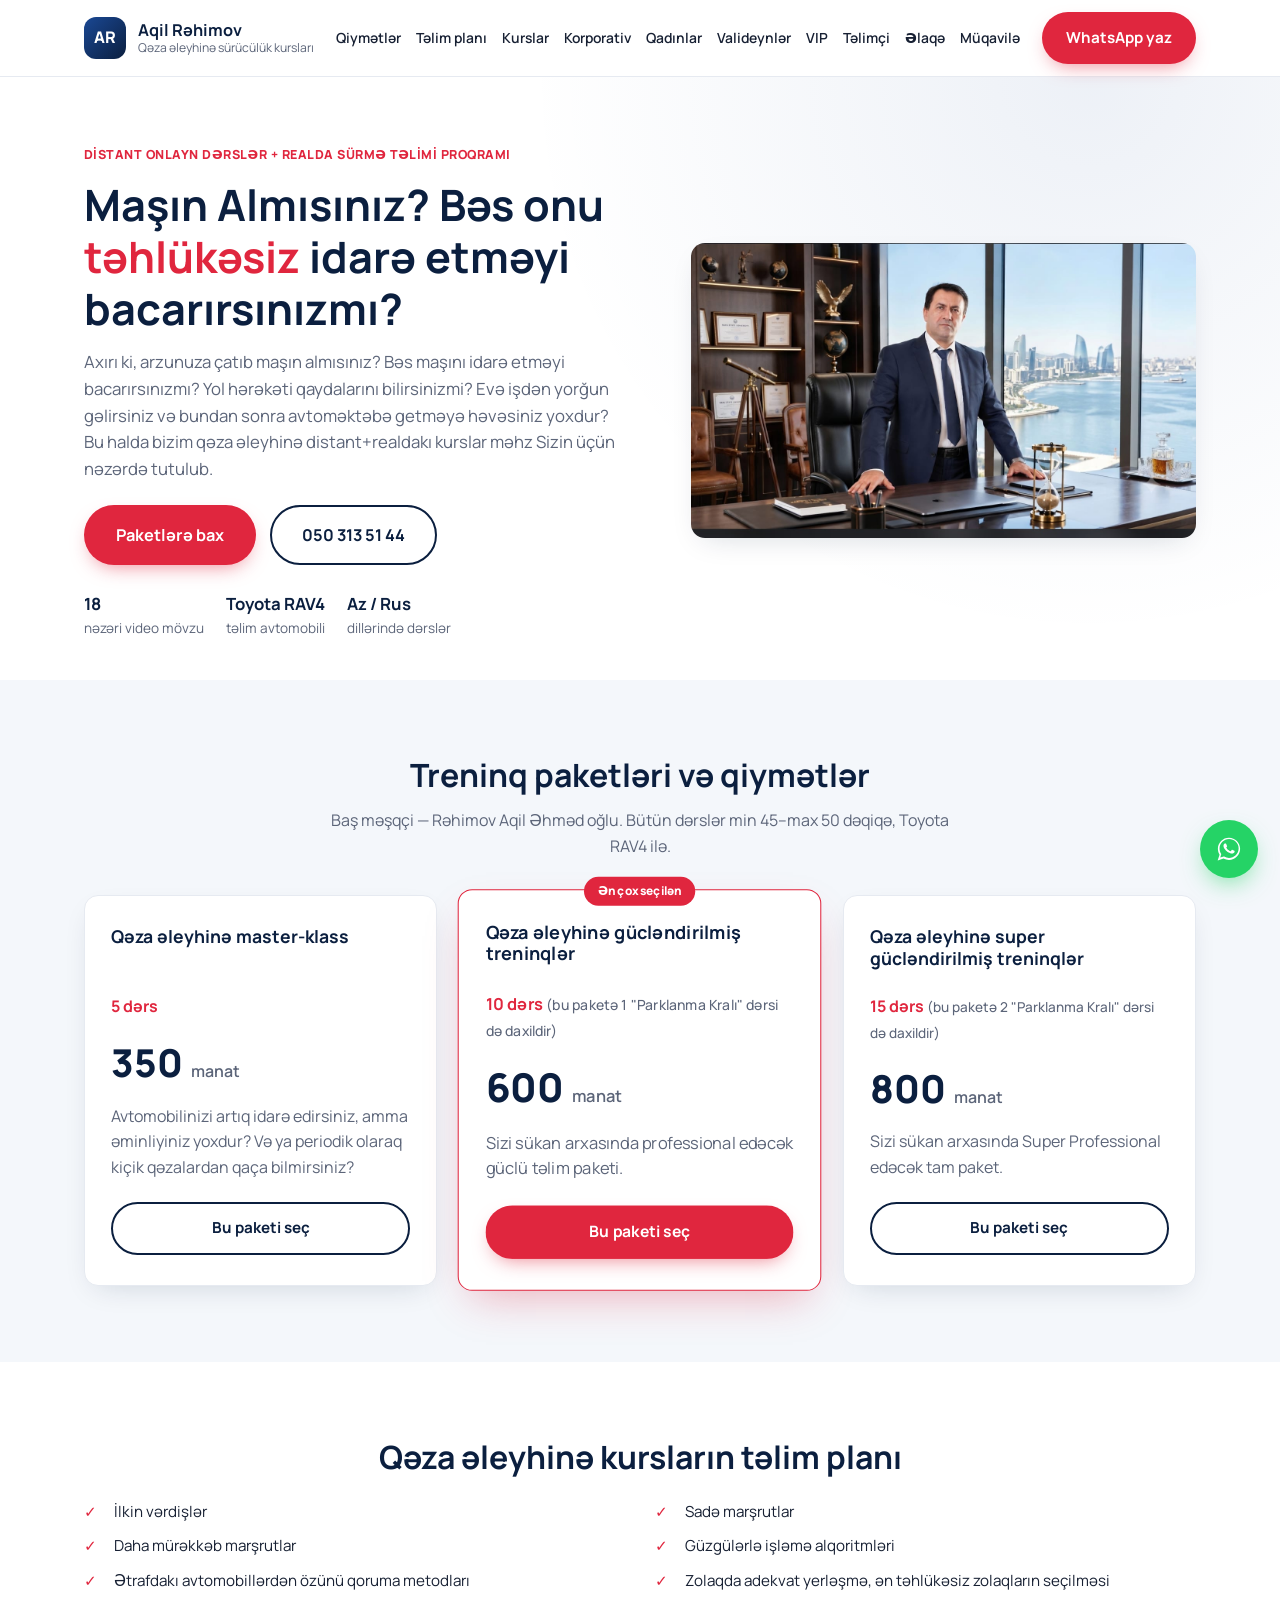
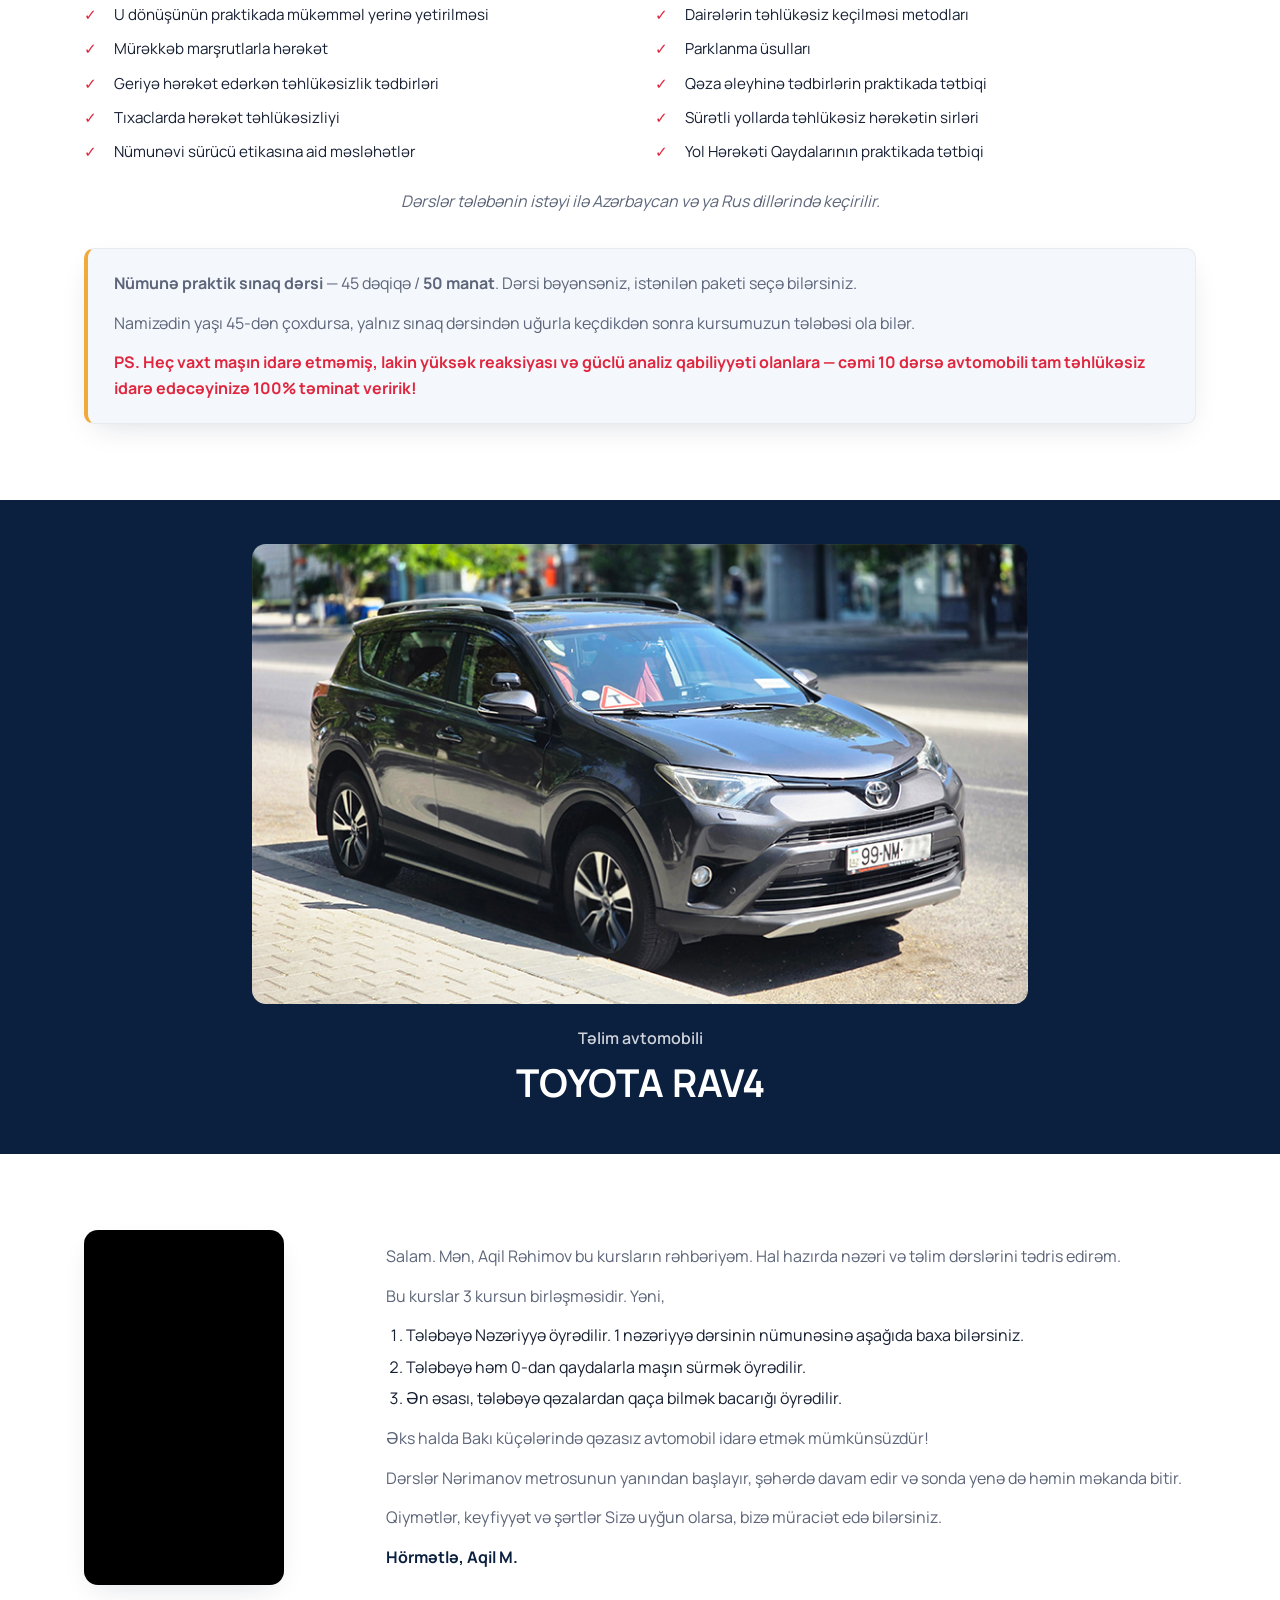
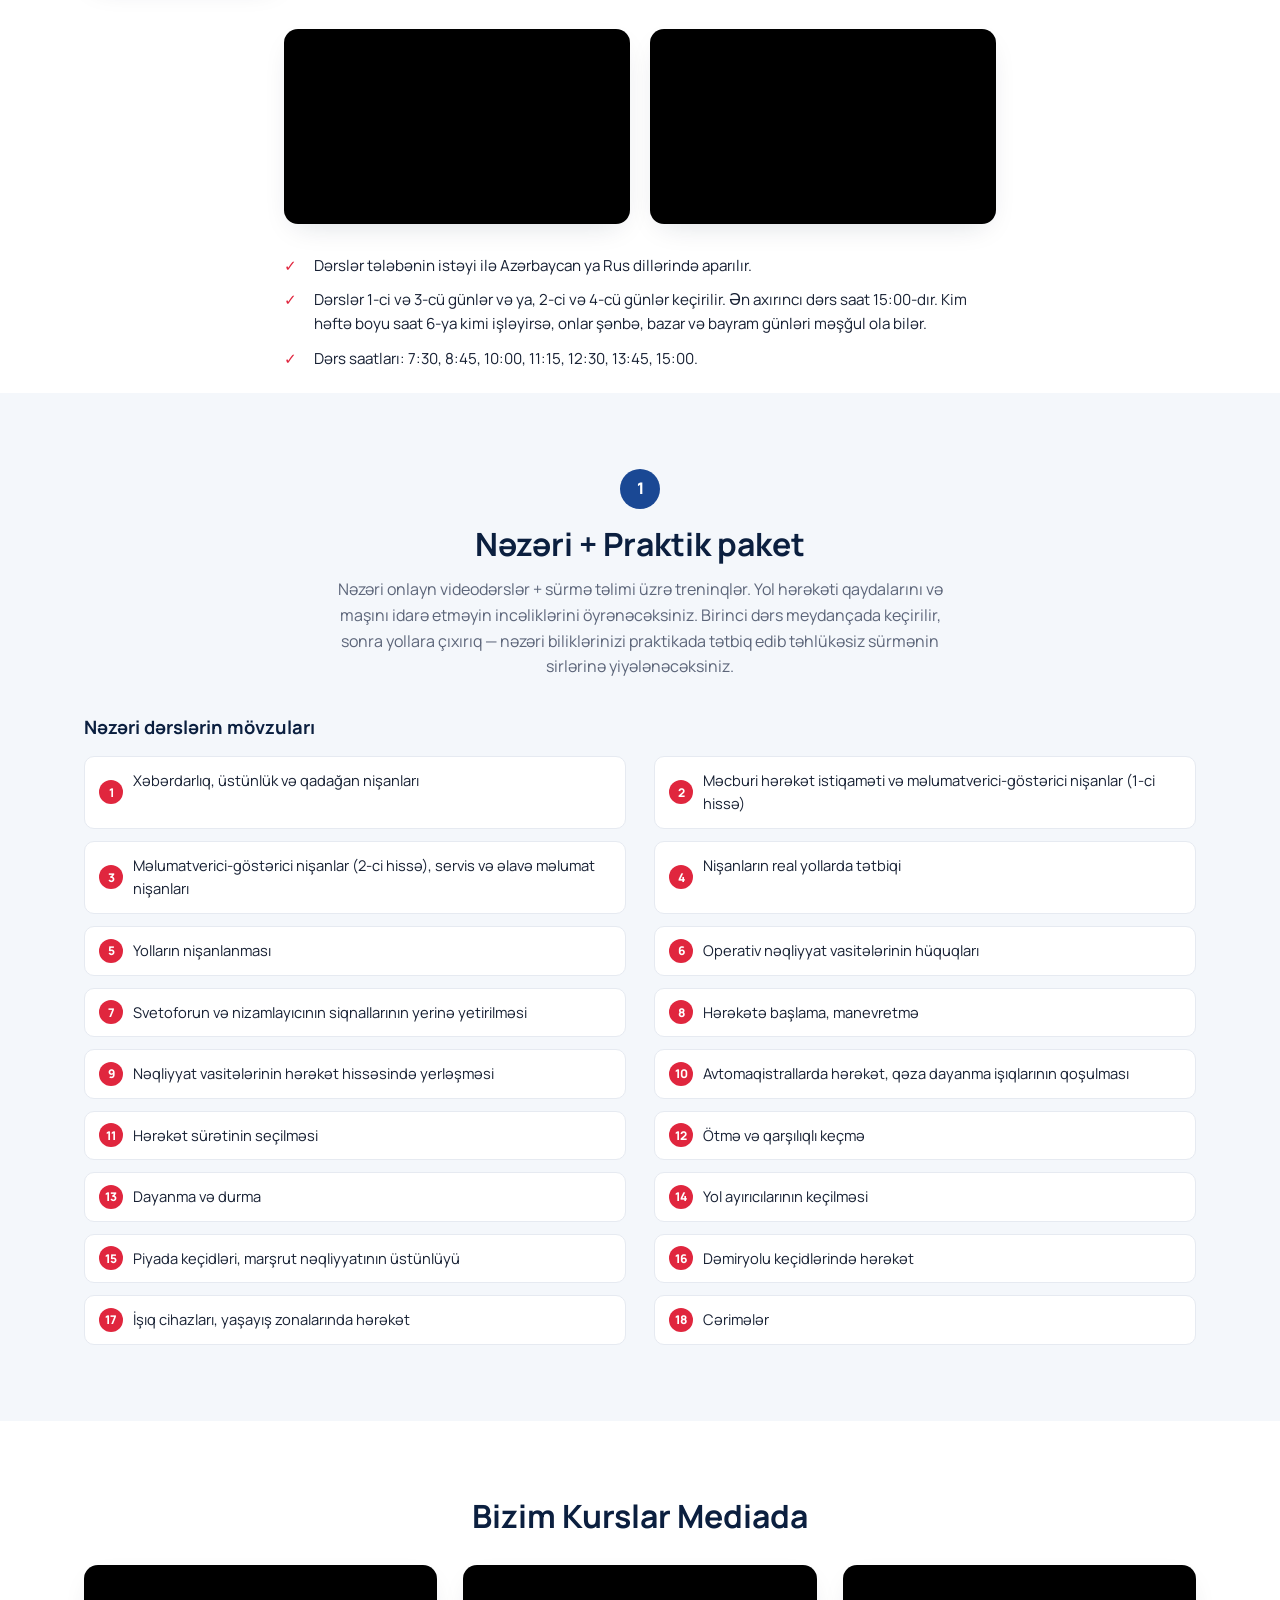
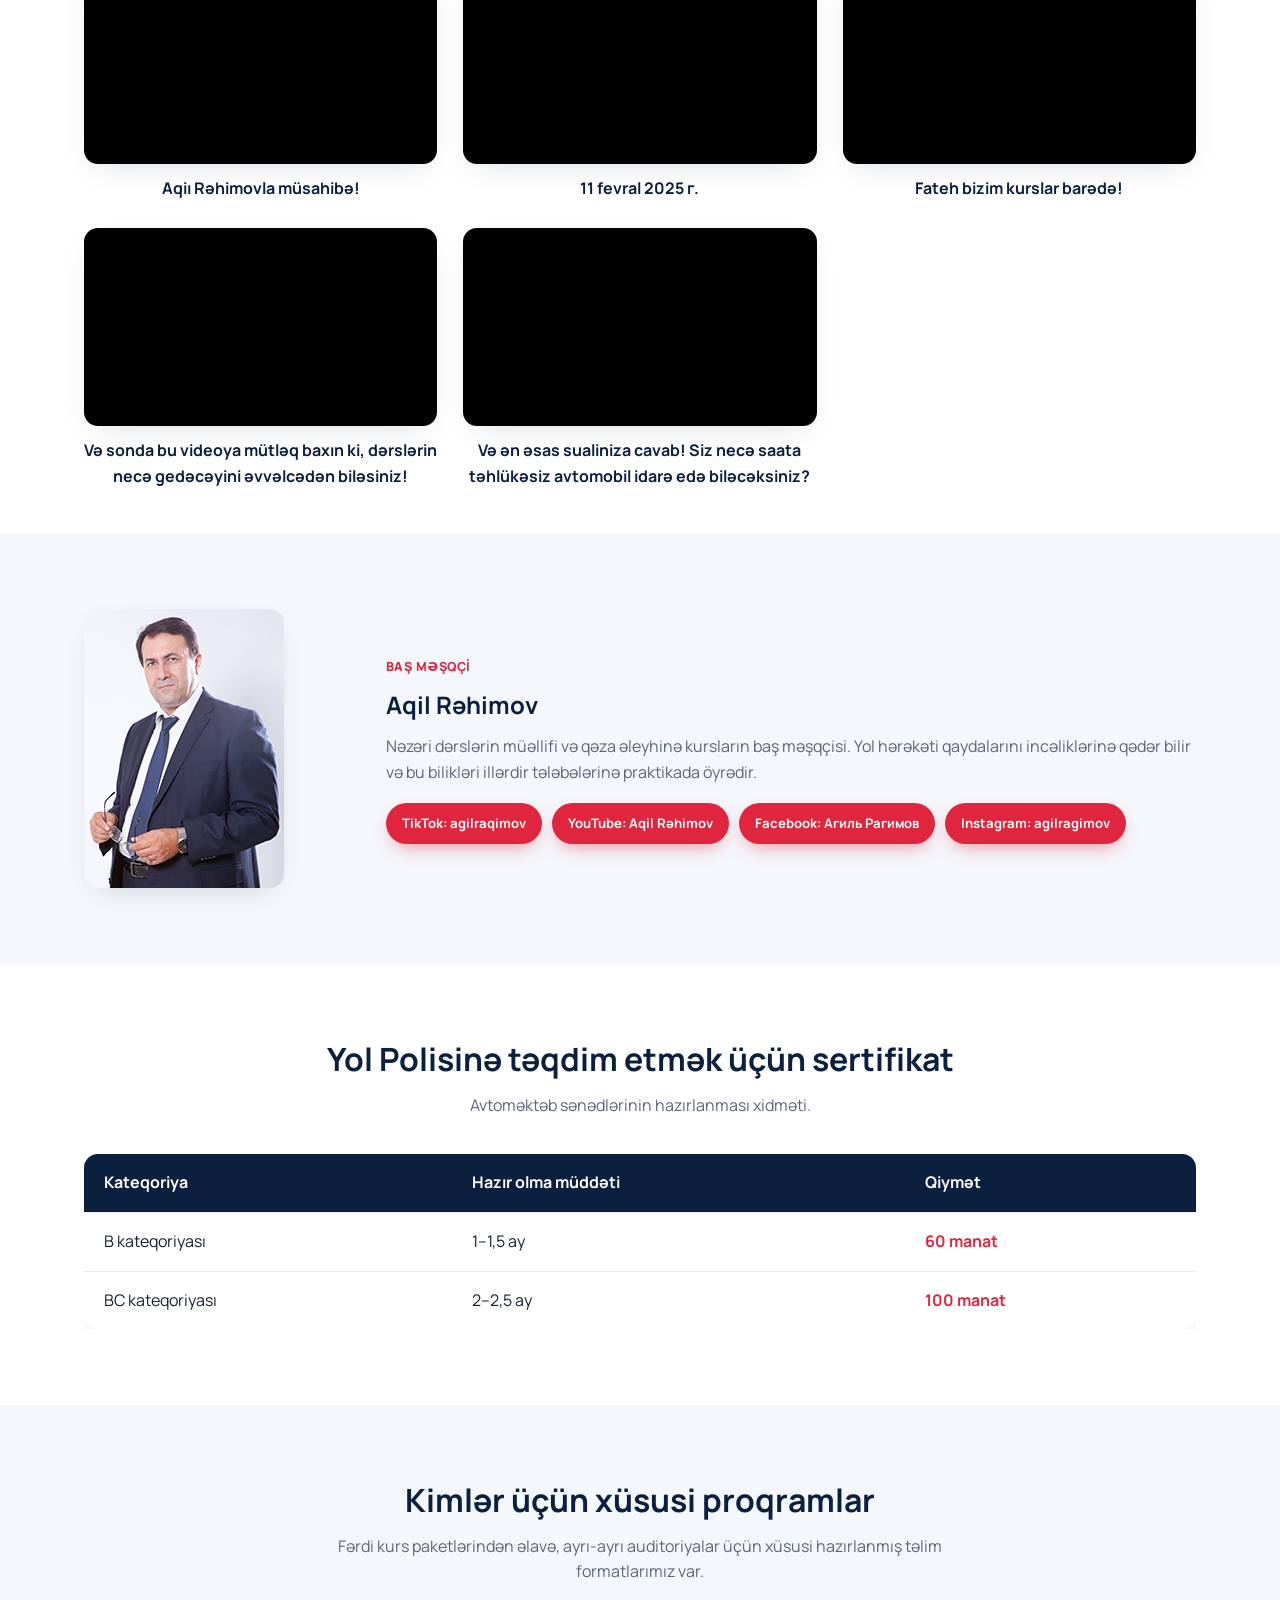
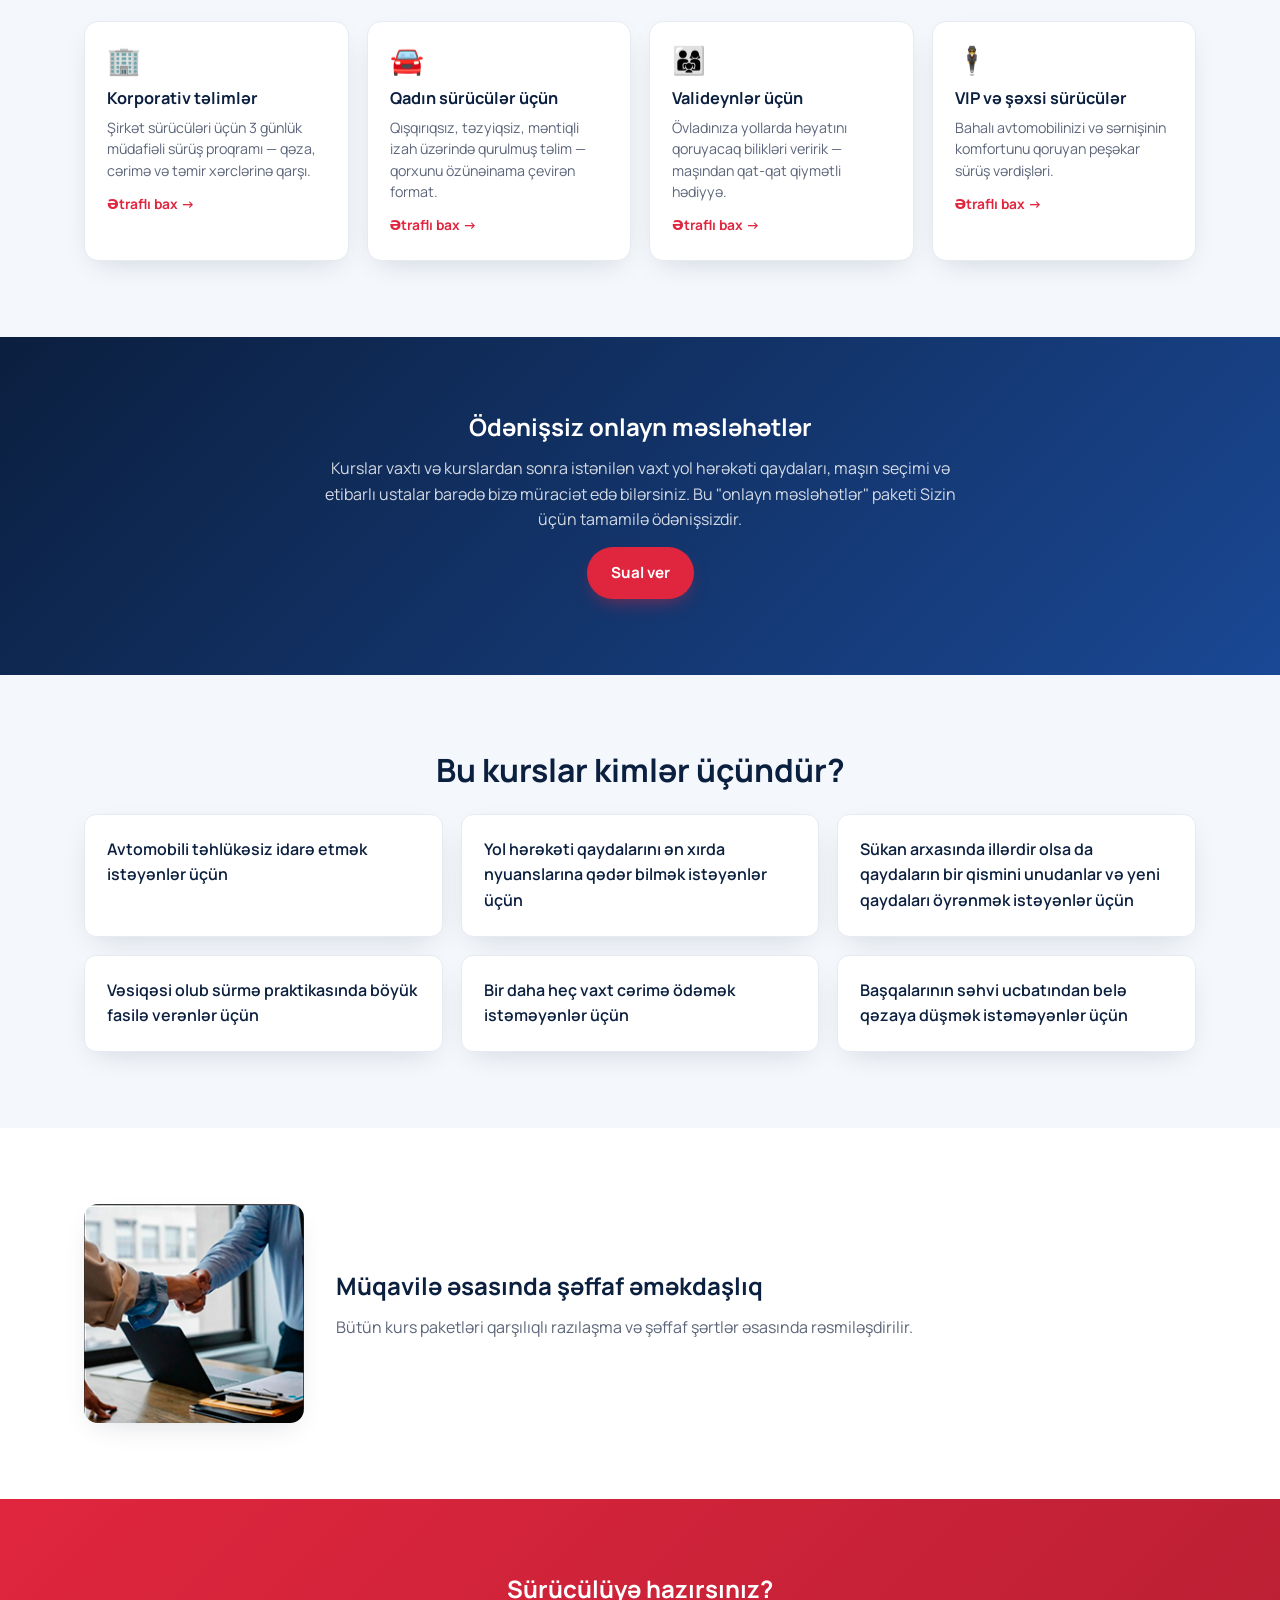
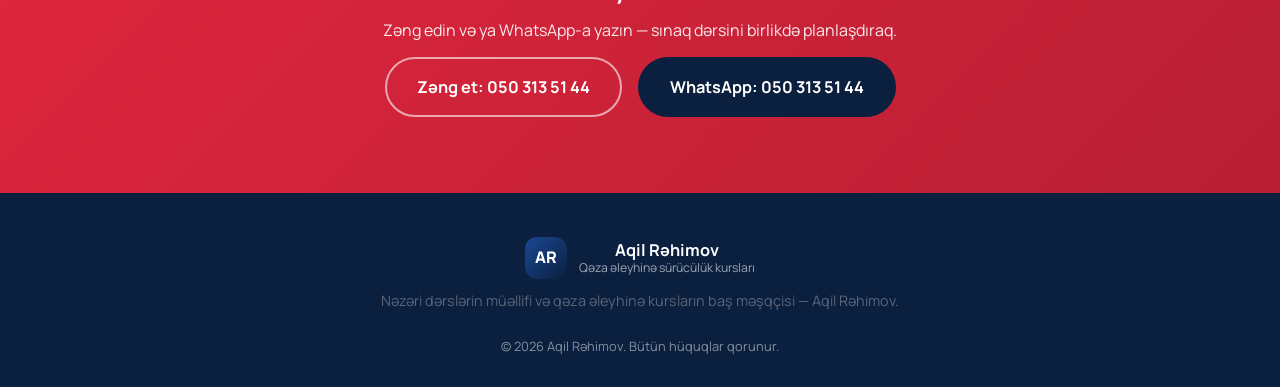
<file: index.html>
<!DOCTYPE html>
<html lang="az">
<head>
<!-- Google tag (gtag.js) -->
<script async src="https://www.googletagmanager.com/gtag/js?id=G-WKS4B1W9EC"></script>
<script>
  window.dataLayer = window.dataLayer || [];
  function gtag(){dataLayer.push(arguments);}
  gtag('js', new Date());

  gtag('config', 'G-WKS4B1W9EC');
</script>
<meta charset="UTF-8">
<meta name="viewport" content="width=device-width, initial-scale=1.0">
<title>Aqil Rəhimov | Qəza Əleyhinə Sürücülük Kursları — Bakı</title>
<meta name="description" content="Qəza əleyhinə distant+real sürücülük kursları. Nəzəri videodərslər + Toyota RAV4 ilə praktik təlim. Baş məşqçi Aqil Rəhimov.">
<link rel="canonical" href="https://avtoprays.az/">
<meta name="robots" content="index, follow, max-image-preview:large, max-snippet:-1">
<meta name="theme-color" content="#0b1f3f">
<meta property="og:type" content="website">
<meta property="og:site_name" content="Aqil Rəhimov — Qəza əleyhinə sürücülük kursları">
<meta property="og:title" content="Aqil Rəhimov | Qəza Əleyhinə Sürücülük Kursları — Bakı">
<meta property="og:description" content="Qəza əleyhinə distant+real sürücülük kursları. Nəzəri videodərslər + Toyota RAV4 ilə praktik təlim. Baş məşqçi Aqil Rəhimov.">
<meta property="og:url" content="https://avtoprays.az/">
<meta property="og:locale" content="az_AZ">
<meta property="og:image" content="https://avtoprays.az/assets/img/rv.jpg">
<meta property="og:image:width" content="800">
<meta property="og:image:height" content="474">
<meta property="og:image:alt" content="Aqil Rəhimov | Qəza Əleyhinə Sürücülük Kursları — Bakı">
<meta name="twitter:card" content="summary_large_image">
<meta name="google-site-verification" content="8_IIjyfYpLiNHMwcA9tqILUpTi-XOWbNn9tJfwJjx8o" />
<link rel="icon" href="data:image/svg+xml,<svg xmlns=%22http://www.w3.org/2000/svg%22 viewBox=%220 0 100 100%22><text y=%22.9em%22 font-size=%2290%22>🚗</text></svg>">
<link rel="preconnect" href="https://fonts.googleapis.com">
<link rel="preconnect" href="https://fonts.gstatic.com" crossorigin>
<link href="https://fonts.googleapis.com/css2?family=Manrope:wght@400;500;600;700;800&display=swap" rel="stylesheet">
<link rel="stylesheet" href="/css/style.css?v=20260901c">
</head>
<body>

<a class="skip-link" href="#main">Əsas məzmuna keç</a>

<!-- HEADER -->
<header class="site-header" id="top">
  <div class="container header-inner">
    <a href="#top" class="brand">
      <span class="brand-mark">AR</span>
      <span class="brand-text">
        <strong>Aqil Rəhimov</strong>
        <small>Qəza əleyhinə sürücülük kursları</small>
      </span>
    </a>

    <nav class="main-nav" id="mainNav">
      <a href="#qiymetler">Qiymətlər</a>
      <a href="#telim-plani">Təlim planı</a>
      <a href="#kurslar">Kurslar</a>
      <a href="/korporativ">Korporativ</a>
      <a href="/qadin-suruculer">Qadınlar</a>
      <a href="/valideynler-ucun">Valideynlər</a>
      <a href="/vip-suruculer">VIP</a>
      <a href="#teqchi">Təlimçi</a>
      <a href="#elaqe">Əlaqə</a>
      <a href="/muqavile">Müqavilə</a>
    </nav>

    <div class="header-actions">
      <a href="tel:+994503135144" class="btn btn-ghost header-phone">
        <svg viewBox="0 0 24 24" width="18" height="18" aria-hidden="true"><path fill="currentColor" d="M6.6 10.8c1.4 2.8 3.8 5.1 6.6 6.6l2.2-2.2c.3-.3.7-.4 1-.2 1.1.4 2.3.6 3.6.6.6 0 1 .4 1 1V20c0 .6-.4 1-1 1C10.6 21 3 13.4 3 4c0-.6.4-1 1-1h3.5c.6 0 1 .4 1 1 0 1.3.2 2.5.6 3.6.1.4 0 .8-.2 1L6.6 10.8z"/></svg>
        050 313 51 44
      </a>
      <a href="https://wa.me/994503135144?text=Salam%2C%20q%C9%99za%20%C9%99leyhin%C9%99%20s%C3%BCr%C3%BCc%C3%BCl%C3%BCk%20kurslar%C4%B1%20haqq%C4%B1nda%20m%C9%99lumat%20almaq%20ist%C9%99yir%C9%99m." class="btn btn-primary" target="_blank" rel="noopener">WhatsApp yaz</a>
    </div>

    <button class="nav-toggle" id="navToggle" aria-label="Menyunu aç" aria-expanded="false">
      <span></span><span></span><span></span>
    </button>
  </div>
</header>

<main id="main">

  <!-- HERO -->
  <section class="hero">
    <div class="container hero-inner">
      <div class="hero-copy reveal">
        <p class="eyebrow">DİSTANT ONLAYN DƏRSLƏR + REALDA SÜRMƏ TƏLİMİ PROQRAMI</p>
        <h1>Maşın Almısınız? Bəs onu <span>təhlükəsiz</span> idarə etməyi bacarırsınızmı?</h1>
        <p class="hero-sub">Axırı ki, arzunuza çatıb maşın almısınız? Bəs maşını idarə etməyi bacarırsınızmı? Yol hərəkəti qaydalarını bilirsinizmi? Evə işdən yorğun gəlirsiniz və bundan sonra avtoməktəbə getməyə həvəsiniz yoxdur? Bu halda bizim qəza əleyhinə distant+realdakı kurslar məhz Sizin üçün nəzərdə tutulub.</p>
        <div class="hero-actions">
          <a href="#qiymetler" class="btn btn-primary btn-lg">Paketlərə bax</a>
          <a href="tel:+994503135144" class="btn btn-outline btn-lg">050 313 51 44</a>
        </div>
        <ul class="hero-trust">
          <li><strong>18</strong> nəzəri video mövzu</li>
          <li><strong>Toyota RAV4</strong> təlim avtomobili</li>
          <li><strong>Az / Rus</strong> dillərində dərslər</li>
        </ul>
      </div>
      <div class="hero-media reveal">
        <img src="/assets/img/aqilrehimovesas.jpeg" width="1303" height="762" alt="Aqil Rəhimov — qəza əleyhinə sürücülük kurslarının baş məşqçisi, iş kabinetində" loading="eager">
      </div>
    </div>
  </section>

  <!-- PRICING -->
  <section class="section alt" id="qiymetler">
    <div class="container">
      <h2 class="section-title reveal">Treninq paketləri və qiymətlər</h2>
      <p class="section-sub reveal">Baş məşqçi — Rəhimov Aqil Əhməd oğlu. Bütün dərslər min 45–max 50 dəqiqə, Toyota RAV4 ilə.</p>

      <div class="pricing-grid">
        <div class="price-card reveal">
          <h3>Qəza əleyhinə master-klass</h3>
          <p class="price-lessons">5 dərs</p>
          <p class="price-tag">350 <span>manat</span></p>
          <p class="price-desc">Avtomobilinizi artıq idarə edirsiniz, amma əminliyiniz yoxdur? Və ya periodik olaraq kiçik qəzalardan qaça bilmirsiniz?</p>
          <a href="https://wa.me/994503135144?text=Salam%2C%20%22Q%C9%99za%20%C9%99leyhin%C9%99%20master-klass%22%20paketi%20(5%20d%C9%99rs%2C%20350%20manat)%20il%C9%99%20maraqlan%C4%B1ram." class="btn btn-outline" target="_blank" rel="noopener">Bu paketi seç</a>
        </div>

        <div class="price-card featured reveal">
          <p class="price-flag">Ən çox seçilən</p>
          <h3>Qəza əleyhinə gücləndirilmiş treninqlər</h3>
          <p class="price-lessons">10 dərs <em>(bu paketə 1 "Parklanma Kralı" dərsi də daxildir)</em></p>
          <p class="price-tag">600 <span>manat</span></p>
          <p class="price-desc">Sizi sükan arxasında professional edəcək güclü təlim paketi.</p>
          <a href="https://wa.me/994503135144?text=Salam%2C%20%22Q%C9%99za%20%C9%99leyhin%C9%99%20g%C3%BCcl%C9%99ndirilmi%C5%9F%20treninql%C9%99r%22%20paketi%20(10%20d%C9%99rs%2C%20600%20manat)%20il%C9%99%20maraqlan%C4%B1ram." class="btn btn-primary" target="_blank" rel="noopener">Bu paketi seç</a>
        </div>

        <div class="price-card reveal">
          <h3>Qəza əleyhinə super gücləndirilmiş treninqlər</h3>
          <p class="price-lessons">15 dərs <em>(bu paketə 2 "Parklanma Kralı" dərsi də daxildir)</em></p>
          <p class="price-tag">800 <span>manat</span></p>
          <p class="price-desc">Sizi sükan arxasında Super Professional edəcək tam paket.</p>
          <a href="https://wa.me/994503135144?text=Salam%2C%20%22Q%C9%99za%20%C9%99leyhin%C9%99%20super%20g%C3%BCcl%C9%99ndirilmi%C5%9F%20treninql%C9%99r%22%20paketi%20(15%20d%C9%99rs%2C%20800%20manat)%20il%C9%99%20maraqlan%C4%B1ram." class="btn btn-outline" target="_blank" rel="noopener">Bu paketi seç</a>
        </div>
      </div>
    </div>
  </section>

  <!-- TRAINING PLAN -->
  <section class="section" id="telim-plani">
    <div class="container">
      <h2 class="section-title reveal">Qəza əleyhinə kursların təlim planı</h2>
      <ul class="plan-list reveal">
        <li>İlkin vərdişlər</li>
        <li>Sadə marşrutlar</li>
        <li>Daha mürəkkəb marşrutlar</li>
        <li>Güzgülərlə işləmə alqoritmləri</li>
        <li>Ətrafdakı avtomobillərdən özünü qoruma metodları</li>
        <li>Zolaqda adekvat yerləşmə, ən təhlükəsiz zolaqların seçilməsi</li>
        <li>U dönüşünün praktikada mükəmməl yerinə yetirilməsi</li>
        <li>Dairələrin təhlükəsiz keçilməsi metodları</li>
        <li>Mürəkkəb marşrutlarla hərəkət</li>
        <li>Parklanma üsulları</li>
        <li>Geriyə hərəkət edərkən təhlükəsizlik tədbirləri</li>
        <li>Qəza əleyhinə tədbirlərin praktikada tətbiqi</li>
        <li>Tıxaclarda hərəkət təhlükəsizliyi</li>
        <li>Sürətli yollarda təhlükəsiz hərəkətin sirləri</li>
        <li>Nümunəvi sürücü etikasına aid məsləhətlər</li>
        <li>Yol Hərəkəti Qaydalarının praktikada tətbiqi</li>
      </ul>
      <p class="lang-note reveal">Dərslər tələbənin istəyi ilə Azərbaycan və ya Rus dillərində keçirilir.</p>

      <div class="note-card reveal">
        <p><strong>Nümunə praktik sınaq dərsi</strong> — 45 dəqiqə / <strong>50 manat</strong>. Dərsi bəyənsəniz, istənilən paketi seçə bilərsiniz.</p>
        <p>Namizədin yaşı 45-dən çoxdursa, yalnız sınaq dərsindən uğurla keçdikdən sonra kursumuzun tələbəsi ola bilər.</p>
        <p class="highlight">PS. Heç vaxt maşın idarə etməmiş, lakin yüksək reaksiyası və güclü analiz qabiliyyəti olanlara — cəmi 10 dərsə avtomobili tam təhlükəsiz idarə edəcəyinizə 100% təminat veririk!</p>
      </div>
    </div>
  </section>

  <!-- TRAINING CAR -->
  <section class="training-car reveal">
    <div class="container">
      <img src="/assets/img/rv.jpg" width="800" height="474" alt="Təlim avtomobili Toyota RAV4" loading="lazy">
      <div class="training-car-caption">
        <span>Təlim avtomobili</span>
        <strong>TOYOTA RAV4</strong>
      </div>
    </div>
  </section>

  <!-- PERSONAL MESSAGE FROM AQIL -->
  <section class="section instructor message-section">
    <div class="container instructor-inner">
      <div class="message-video reveal">
        <iframe src="https://www.youtube.com/embed/i7pNAr7519k" title="Aqil Rəhimov — kursların rəhbəri" loading="lazy" allowfullscreen referrerpolicy="strict-origin-when-cross-origin"></iframe>
      </div>
      <div class="reveal">
        <p>Salam. Mən, Aqil Rəhimov bu kursların rəhbəriyəm. Hal hazırda nəzəri və təlim dərslərini tədris edirəm.</p>
        <p>Bu kurslar 3 kursun birləşməsidir. Yəni,</p>
        <ol>
          <li>Tələbəyə Nəzəriyyə öyrədilir. 1 nəzəriyyə dərsinin nümunəsinə aşağıda baxa bilərsiniz.</li>
          <li>Tələbəyə həm 0-dan qaydalarla maşın sürmək öyrədilir.</li>
          <li>Ən əsası, tələbəyə qəzalardan qaça bilmək bacarığı öyrədilir.</li>
        </ol>
        <p>Əks halda Bakı küçələrində qəzasız avtomobil idarə etmək mümkünsüzdür!</p>
        <p>Dərslər Nərimanov metrosunun yanından başlayır, şəhərdə davam edir və sonda yenə də həmin məkanda bitir.</p>
        <p>Qiymətlər, keyfiyyət və şərtlər Sizə uyğun olarsa, bizə müraciət edə bilərsiniz.</p>
        <p class="highlight">Hörmətlə, Aqil M.</p>
      </div>
    </div>

    <div class="container message-block">
      <div class="video-row reveal">
        <div class="video-frame">
          <iframe src="https://www.youtube.com/embed/GgPdchzPx4E" title="Nəzəriyyə dərsi nümunəsi" loading="lazy" allowfullscreen referrerpolicy="strict-origin-when-cross-origin"></iframe>
        </div>
        <div class="video-frame">
          <iframe src="https://www.youtube.com/embed/bsrP6f2I9YM" title="24 ноября 2024 г." loading="lazy" allowfullscreen referrerpolicy="strict-origin-when-cross-origin"></iframe>
        </div>
      </div>

      <ul class="plan-list schedule-list reveal">
        <li>Dərslər tələbənin istəyi ilə Azərbaycan ya Rus dillərində aparılır.</li>
        <li>Dərslər 1-ci və 3-cü günlər və ya, 2-ci və 4-cü günlər keçirilir. Ən axırıncı dərs saat 15:00-dır. Kim həftə boyu saat 6-ya kimi işləyirsə, onlar şənbə, bazar və bayram günləri məşğul ola bilər.</li>
        <li>Dərs saatları: 7:30, 8:45, 10:00, 11:15, 12:30, 13:45, 15:00.</li>
      </ul>
    </div>
  </section>

  <!-- COURSE / THEORY -->
  <section class="section alt" id="kurslar">
    <div class="container">
      <span class="badge-num reveal">1</span>
      <h2 class="section-title reveal">Nəzəri + Praktik paket</h2>
      <p class="section-sub reveal">Nəzəri onlayn videodərslər + sürmə təlimi üzrə treninqlər. Yol hərəkəti qaydalarını və maşını idarə etməyin incəliklərini öyrənəcəksiniz. Birinci dərs meydançada keçirilir, sonra yollara çıxırıq — nəzəri biliklərinizi praktikada tətbiq edib təhlükəsiz sürmənin sirlərinə yiyələnəcəksiniz.</p>

      <h3 class="subheading reveal">Nəzəri dərslərin mövzuları</h3>
      <ol class="topics-grid reveal">
        <li>Xəbərdarlıq, üstünlük və qadağan nişanları</li>
        <li>Məcburi hərəkət istiqaməti və məlumatverici-göstərici nişanlar (1-ci hissə)</li>
        <li>Məlumatverici-göstərici nişanlar (2-ci hissə), servis və əlavə məlumat nişanları</li>
        <li>Nişanların real yollarda tətbiqi</li>
        <li>Yolların nişanlanması</li>
        <li>Operativ nəqliyyat vasitələrinin hüquqları</li>
        <li>Svetoforun və nizamlayıcının siqnallarının yerinə yetirilməsi</li>
        <li>Hərəkətə başlama, manevretmə</li>
        <li>Nəqliyyat vasitələrinin hərəkət hissəsində yerləşməsi</li>
        <li>Avtomaqistrallarda hərəkət, qəza dayanma işıqlarının qoşulması</li>
        <li>Hərəkət sürətinin seçilməsi</li>
        <li>Ötmə və qarşılıqlı keçmə</li>
        <li>Dayanma və durma</li>
        <li>Yol ayırıcılarının keçilməsi</li>
        <li>Piyada keçidləri, marşrut nəqliyyatının üstünlüyü</li>
        <li>Dəmiryolu keçidlərində hərəkət</li>
        <li>İşıq cihazları, yaşayış zonalarında hərəkət</li>
        <li>Cərimələr</li>
      </ol>
    </div>
  </section>

  <!-- VIDEO PROOF — BLOCK 1 -->
  <section class="section videos" id="videolar">
    <div class="container">
      <h2 class="section-title reveal">Bizim Kurslar Mediada</h2>
      <div class="video-grid">
        <div class="video-card reveal">
          <div class="video-frame">
            <iframe src="https://www.youtube.com/embed/Wekr_L191d0" title="Aqiı Rəhimovla müsahibə!" loading="lazy" allowfullscreen referrerpolicy="strict-origin-when-cross-origin"></iframe>
          </div>
          <p>Aqiı Rəhimovla müsahibə!</p>
        </div>
        <div class="video-card reveal">
          <div class="video-frame">
            <iframe src="https://www.youtube.com/embed/rKvbdN_kvwE" title="11 fevral 2025 г." loading="lazy" allowfullscreen referrerpolicy="strict-origin-when-cross-origin"></iframe>
          </div>
          <p>11 fevral 2025 г.</p>
        </div>
        <div class="video-card reveal">
          <div class="video-frame">
            <iframe src="https://www.youtube.com/embed/ZIy5BpV6WzE" title="Fateh bizim kurslar barədə!" loading="lazy" allowfullscreen referrerpolicy="strict-origin-when-cross-origin"></iframe>
          </div>
          <p>Fateh bizim kurslar barədə!</p>
        </div>
        <div class="video-card reveal">
          <div class="video-frame">
            <iframe src="https://www.youtube.com/embed/qOqrvjJQRo8" title="Güclü və effektiv avtokurslar axtarışında olanlar diqqətlə baxsın! Əlaqə Votsap 050 313 51 44" loading="lazy" allowfullscreen referrerpolicy="strict-origin-when-cross-origin"></iframe>
          </div>
          <p>Və sonda bu videoya mütləq baxın ki, dərslərin necə gedəcəyini əvvəlcədən biləsiniz!</p>
        </div>
        <div class="video-card reveal">
          <div class="video-frame">
            <iframe src="https://www.youtube.com/embed/qOc4GPXu9CU" title="&quot;İnsanı neçə dərsə maşını idarə etməyi öyrətmək olar?&quot;" loading="lazy" allowfullscreen referrerpolicy="strict-origin-when-cross-origin"></iframe>
          </div>
          <p>Və ən əsas sualiniza cavab! Siz necə saata təhlükəsiz avtomobil idarə edə biləcəksiniz?</p>
        </div>
      </div>
    </div>
  </section>

  <!-- INSTRUCTOR -->
  <section class="section instructor alt" id="teqchi">
    <div class="container instructor-inner">
      <img src="/assets/img/aqil2.jpg" width="200" height="279" alt="Aqil Rəhimov — qəza əleyhinə kursların baş məşqçisi" class="reveal" loading="lazy">
      <div class="reveal">
        <span class="eyebrow">Baş məşqçi</span>
        <h2>Aqil Rəhimov</h2>
        <p>Nəzəri dərslərin müəllifi və qəza əleyhinə kursların baş məşqçisi. Yol hərəkəti qaydalarını incəliklərinə qədər bilir və bu bilikləri illərdir tələbələrinə praktikada öyrədir.</p>
        <div class="social-badges">
          <a href="https://www.tiktok.com/@agilraqimov?_r=1&amp;_t=ZS-98ZuK0rAFO8" target="_blank" rel="noopener">TikTok: agilraqimov</a>
          <a href="https://www.youtube.com/@Picasso726" target="_blank" rel="noopener">YouTube: Aqil Rəhimov</a>
          <a href="https://www.facebook.com/share/18YM7Bby87/?mibextid=wwXIfr" target="_blank" rel="noopener">Facebook: Агиль Рагимов</a>
          <a href="https://www.instagram.com/agilragimov/?hl=en" target="_blank" rel="noopener">Instagram: agilragimov</a>
        </div>
      </div>
    </div>
  </section>

  <!-- CERTIFICATE -->
  <section class="section">
    <div class="container">
      <h2 class="section-title reveal">Yol Polisinə təqdim etmək üçün sertifikat</h2>
      <p class="section-sub reveal">Avtoməktəb sənədlərinin hazırlanması xidməti.</p>
      <div class="table-wrap reveal">
        <table class="cert-table">
          <thead>
            <tr>
              <th>Kateqoriya</th>
              <th>Hazır olma müddəti</th>
              <th>Qiymət</th>
            </tr>
          </thead>
          <tbody>
            <tr>
              <td>B kateqoriyası</td>
              <td>1–1,5 ay</td>
              <td>60 manat</td>
            </tr>
            <tr>
              <td>BC kateqoriyası</td>
              <td>2–2,5 ay</td>
              <td>100 manat</td>
            </tr>
          </tbody>
        </table>
      </div>
    </div>
  </section>

  <!-- AUDIENCE PROGRAMS -->
  <section class="section alt" id="proqramlar">
    <div class="container">
      <h2 class="section-title reveal">Kimlər üçün xüsusi proqramlar</h2>
      <p class="section-sub reveal">Fərdi kurs paketlərindən əlavə, ayrı-ayrı auditoriyalar üçün xüsusi hazırlanmış təlim formatlarımız var.</p>
      <div class="program-grid">
        <a class="program-card reveal" href="/korporativ">
          <span class="pc-icon" aria-hidden="true">🏢</span>
          <strong>Korporativ təlimlər</strong>
          <span>Şirkət sürücüləri üçün 3 günlük müdafiəli sürüş proqramı — qəza, cərimə və təmir xərclərinə qarşı.</span>
          <em>Ətraflı bax →</em>
        </a>
        <a class="program-card reveal" href="/qadin-suruculer">
          <span class="pc-icon" aria-hidden="true">🚘</span>
          <strong>Qadın sürücülər üçün</strong>
          <span>Qışqırıqsız, təzyiqsiz, məntiqli izah üzərində qurulmuş təlim — qorxunu özünəinama çevirən format.</span>
          <em>Ətraflı bax →</em>
        </a>
        <a class="program-card reveal" href="/valideynler-ucun">
          <span class="pc-icon" aria-hidden="true">👨‍👩‍👧</span>
          <strong>Valideynlər üçün</strong>
          <span>Övladınıza yollarda həyatını qoruyacaq bilikləri veririk — maşından qat-qat qiymətli hədiyyə.</span>
          <em>Ətraflı bax →</em>
        </a>
        <a class="program-card reveal" href="/vip-suruculer">
          <span class="pc-icon" aria-hidden="true">🕴️</span>
          <strong>VIP və şəxsi sürücülər</strong>
          <span>Bahalı avtomobilinizi və sərnişinin komfortunu qoruyan peşəkar sürüş vərdişləri.</span>
          <em>Ətraflı bax →</em>
        </a>
      </div>
    </div>
  </section>

  <!-- FREE CONSULT -->
  <section class="section consult">
    <div class="container consult-inner reveal">
      <div>
        <h2>Ödənişsiz onlayn məsləhətlər</h2>
        <p>Kurslar vaxtı və kurslardan sonra istənilən vaxt yol hərəkəti qaydaları, maşın seçimi və etibarlı ustalar barədə bizə müraciət edə bilərsiniz. Bu "onlayn məsləhətlər" paketi Sizin üçün tamamilə ödənişsizdir.</p>
        <a href="https://wa.me/994503135144" class="btn btn-primary" target="_blank" rel="noopener">Sual ver</a>
      </div>
    </div>
  </section>

  <!-- WHO IS THIS FOR -->
  <section class="section alt">
    <div class="container">
      <h2 class="section-title reveal">Bu kurslar kimlər üçündür?</h2>
      <div class="who-grid">
        <div class="who-card reveal">Avtomobili təhlükəsiz idarə etmək istəyənlər üçün</div>
        <div class="who-card reveal">Yol hərəkəti qaydalarını ən xırda nyuanslarına qədər bilmək istəyənlər üçün</div>
        <div class="who-card reveal">Sükan arxasında illərdir olsa da qaydaların bir qismini unudanlar və yeni qaydaları öyrənmək istəyənlər üçün</div>
        <div class="who-card reveal">Vəsiqəsi olub sürmə praktikasında böyük fasilə verənlər üçün</div>
        <div class="who-card reveal">Bir daha heç vaxt cərimə ödəmək istəməyənlər üçün</div>
        <div class="who-card reveal">Başqalarının səhvi ucbatından belə qəzaya düşmək istəməyənlər üçün</div>
      </div>
    </div>
  </section>

  <!-- TRUST / CONTRACT -->
  <section class="section trust">
    <div class="container trust-inner reveal">
      <img src="/assets/img/Screenshot6.jpg" width="225" height="224" alt="Müqavilə əsasında şəffaf əməkdaşlıq" loading="lazy">
      <div>
        <h2>Müqavilə əsasında şəffaf əməkdaşlıq</h2>
        <p>Bütün kurs paketləri qarşılıqlı razılaşma və şəffaf şərtlər əsasında rəsmiləşdirilir.</p>
      </div>
    </div>
  </section>


  <!-- FINAL CTA / CONTACT -->
  <section class="section final-cta" id="elaqe">
    <div class="container reveal">
      <h2>Sürücülüyə hazırsınız?</h2>
      <p>Zəng edin və ya WhatsApp-a yazın — sınaq dərsini birlikdə planlaşdıraq.</p>
      <div class="cta-buttons">
        <a href="tel:+994503135144" class="btn btn-lg btn-outline-light">Zəng et: 050 313 51 44</a>
        <a href="https://wa.me/994503135144?text=Salam%2C%20s%C4%B1naq%20d%C9%99rsi%20haqq%C4%B1nda%20m%C9%99lumat%20almaq%20ist%C9%99yir%C9%99m." class="btn btn-lg btn-primary" target="_blank" rel="noopener">WhatsApp: 050 313 51 44</a>
      </div>
    </div>
  </section>

</main>

<footer class="site-footer">
  <div class="container footer-inner">
    <div class="brand footer-brand">
      <span class="brand-mark">AR</span>
      <span class="brand-text">
        <strong>Aqil Rəhimov</strong>
        <small>Qəza əleyhinə sürücülük kursları</small>
      </span>
    </div>
    <p class="footer-note">Nəzəri dərslərin müəllifi və qəza əleyhinə kursların baş məşqçisi — Aqil Rəhimov.</p>
    <div class="visit-counter" id="visitCounter" hidden>
      <div class="vc-item">
        <span class="vc-num" id="vcTotal">0</span>
        <span class="vc-label">Ümumi ziyarətçi</span>
      </div>
      <div class="vc-item">
        <span class="vc-num" id="vcToday">0</span>
        <span class="vc-label">Bu gün</span>
      </div>
      <div class="vc-item">
        <span class="vc-num" id="vcOnline">0</span>
        <span class="vc-label">Hazırda saytda</span>
      </div>
    </div>
    <p class="footer-copy">&copy; <span id="year"></span> Aqil Rəhimov. Bütün hüquqlar qorunur.</p>
  </div>
</footer>

<a href="https://wa.me/994503135144" class="floating-whatsapp" target="_blank" rel="noopener" aria-label="WhatsApp ilə yazın">
  <svg viewBox="0 0 32 32" width="28" height="28" aria-hidden="true"><path fill="currentColor" d="M16 3C9 3 3.3 8.7 3.3 15.7c0 2.5.7 4.8 1.9 6.8L3 29l6.7-2.1c1.9 1 4.1 1.6 6.3 1.6 7 0 12.7-5.7 12.7-12.7C28.7 8.7 23 3 16 3zm0 23.2c-2 0-3.9-.5-5.6-1.5l-.4-.2-4 1.2 1.2-3.9-.3-.4c-1.1-1.8-1.7-3.8-1.7-5.9 0-6 4.9-10.9 10.9-10.9 2.9 0 5.6 1.1 7.7 3.2 2.1 2.1 3.2 4.8 3.2 7.7-.1 6-5 10.7-11 10.7zm6-8.2c-.3-.2-1.9-1-2.2-1.1-.3-.1-.5-.2-.7.2-.2.3-.8 1.1-1 1.3-.2.2-.4.2-.7.1-.3-.2-1.4-.5-2.6-1.6-1-.9-1.6-2-1.8-2.3-.2-.3 0-.5.1-.6.1-.1.3-.4.4-.5.1-.2.2-.3.3-.5.1-.2 0-.4 0-.5-.1-.2-.7-1.7-1-2.3-.2-.6-.5-.5-.7-.5h-.6c-.2 0-.5.1-.8.4-.3.3-1 1-1 2.5 0 1.5 1.1 2.9 1.2 3.1.1.2 2.2 3.4 5.3 4.7.7.3 1.3.5 1.8.7.8.2 1.4.2 2 .1.6-.1 1.9-.8 2.2-1.5.3-.7.3-1.3.2-1.5-.1-.1-.3-.2-.6-.4z"/></svg>
</a>

<script type="application/ld+json">
{
  "@context": "https://schema.org",
  "@graph": [
    {
      "@type": "WebSite",
      "@id": "https://avtoprays.az/#website",
      "url": "https://avtoprays.az/",
      "name": "Aqil Rəhimov — Qəza əleyhinə sürücülük kursları",
      "inLanguage": "az",
      "publisher": {
        "@id": "https://avtoprays.az/#business"
      }
    },
    {
      "@type": [
        "LocalBusiness",
        "EducationalOrganization"
      ],
      "@id": "https://avtoprays.az/#business",
      "name": "Aqil Rəhimov — Qəza əleyhinə sürücülük kursları",
      "description": "Bakıda qəza əleyhinə (müdafiəli) sürücülük kursları: nəzəri onlayn videodərslər və Toyota RAV4 ilə praktik sürüş təlimi. Baş məşqçi — Rəhimov Aqil Əhməd oğlu.",
      "url": "https://avtoprays.az/",
      "telephone": "+994503135144",
      "image": "https://avtoprays.az/assets/img/rv.jpg",
      "priceRange": "350-800 AZN",
      "address": {
        "@type": "PostalAddress",
        "addressLocality": "Bakı",
        "addressCountry": "AZ"
      },
      "areaServed": {
        "@type": "City",
        "name": "Bakı"
      },
      "availableLanguage": [
        "az",
        "ru"
      ],
      "founder": {
        "@type": "Person",
        "name": "Rəhimov Aqil Əhməd oğlu"
      },
      "openingHoursSpecification": [
        {
          "@type": "OpeningHoursSpecification",
          "dayOfWeek": [
            "Monday",
            "Tuesday",
            "Wednesday",
            "Thursday",
            "Friday",
            "Saturday",
            "Sunday"
          ],
          "opens": "07:30",
          "closes": "16:00"
        }
      ],
      "sameAs": [
        "https://www.tiktok.com/@agilraqimov",
        "https://www.youtube.com/@Picasso726",
        "https://www.facebook.com/share/18YM7Bby87/",
        "https://www.instagram.com/agilragimov/"
      ]
    }
  ]
}
</script>
<script src="/js/script.js?v=20260901c"></script>
</body>
</html>
</file>
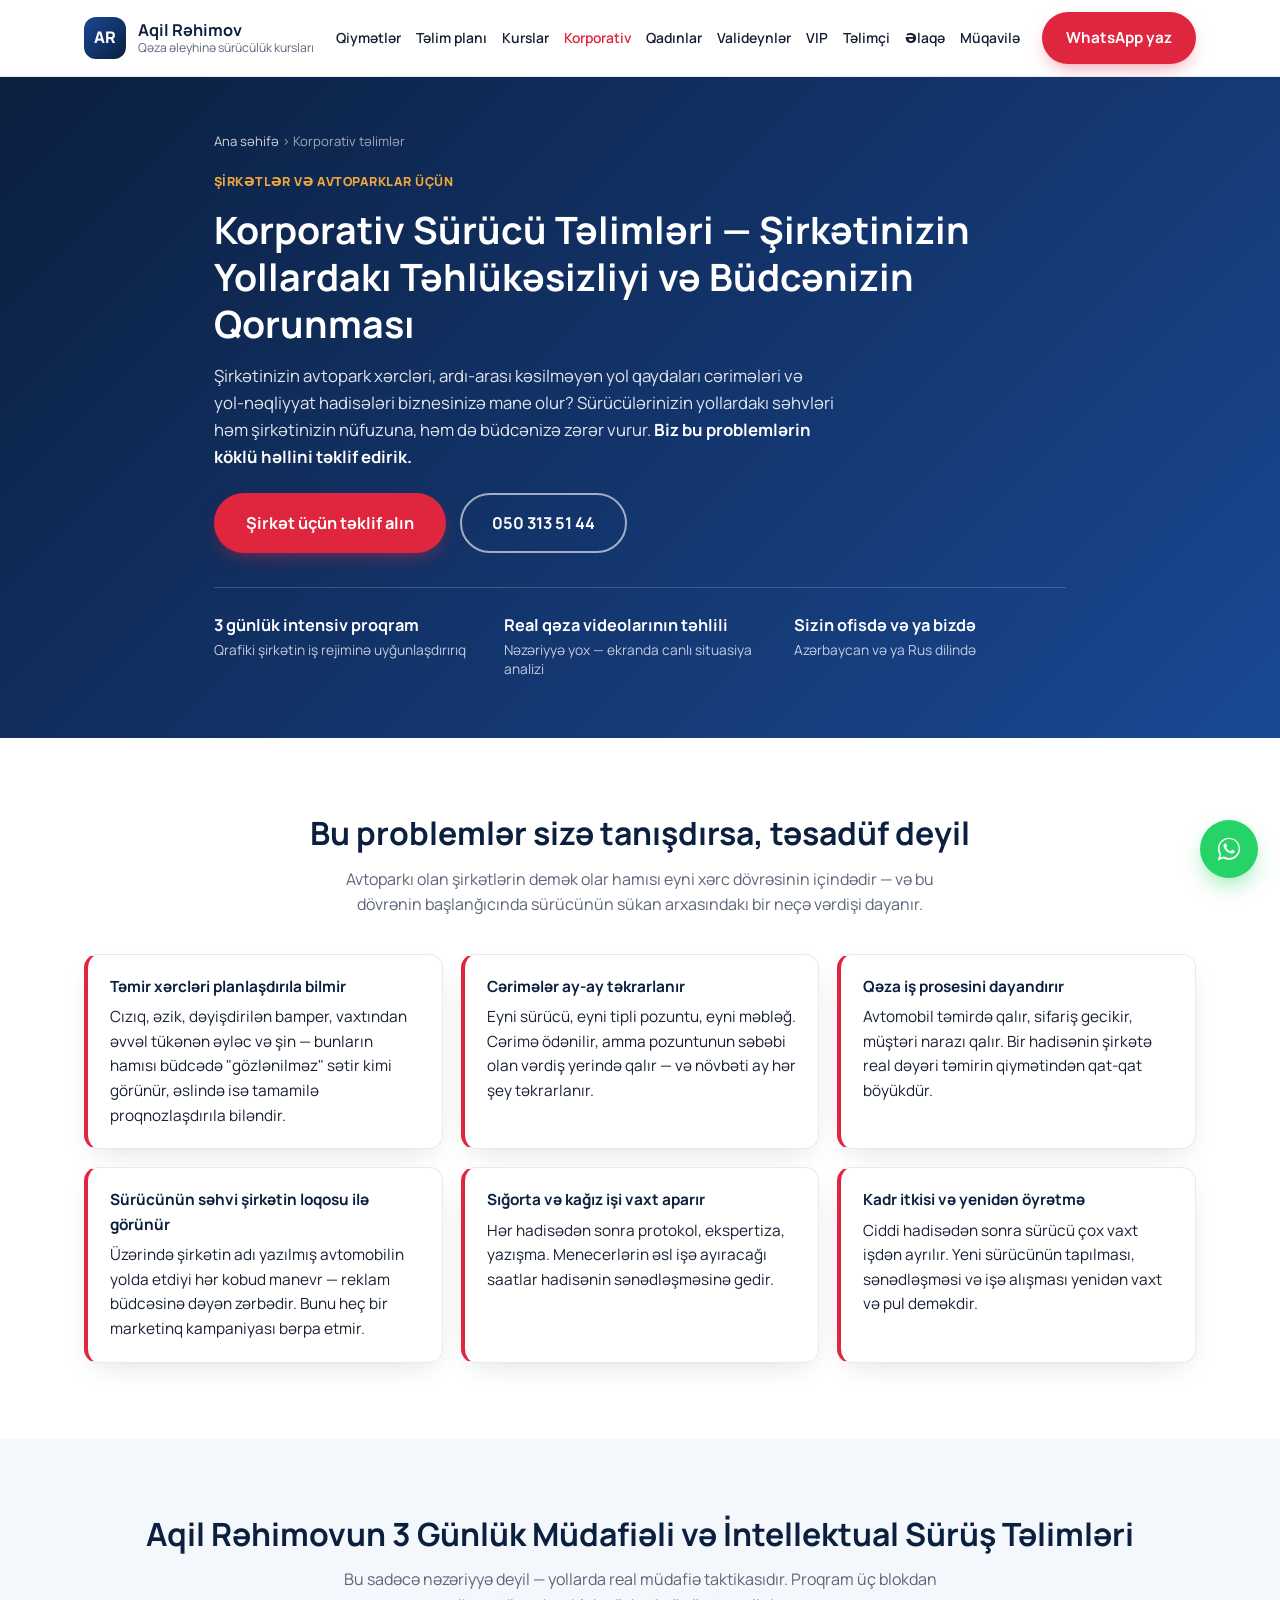
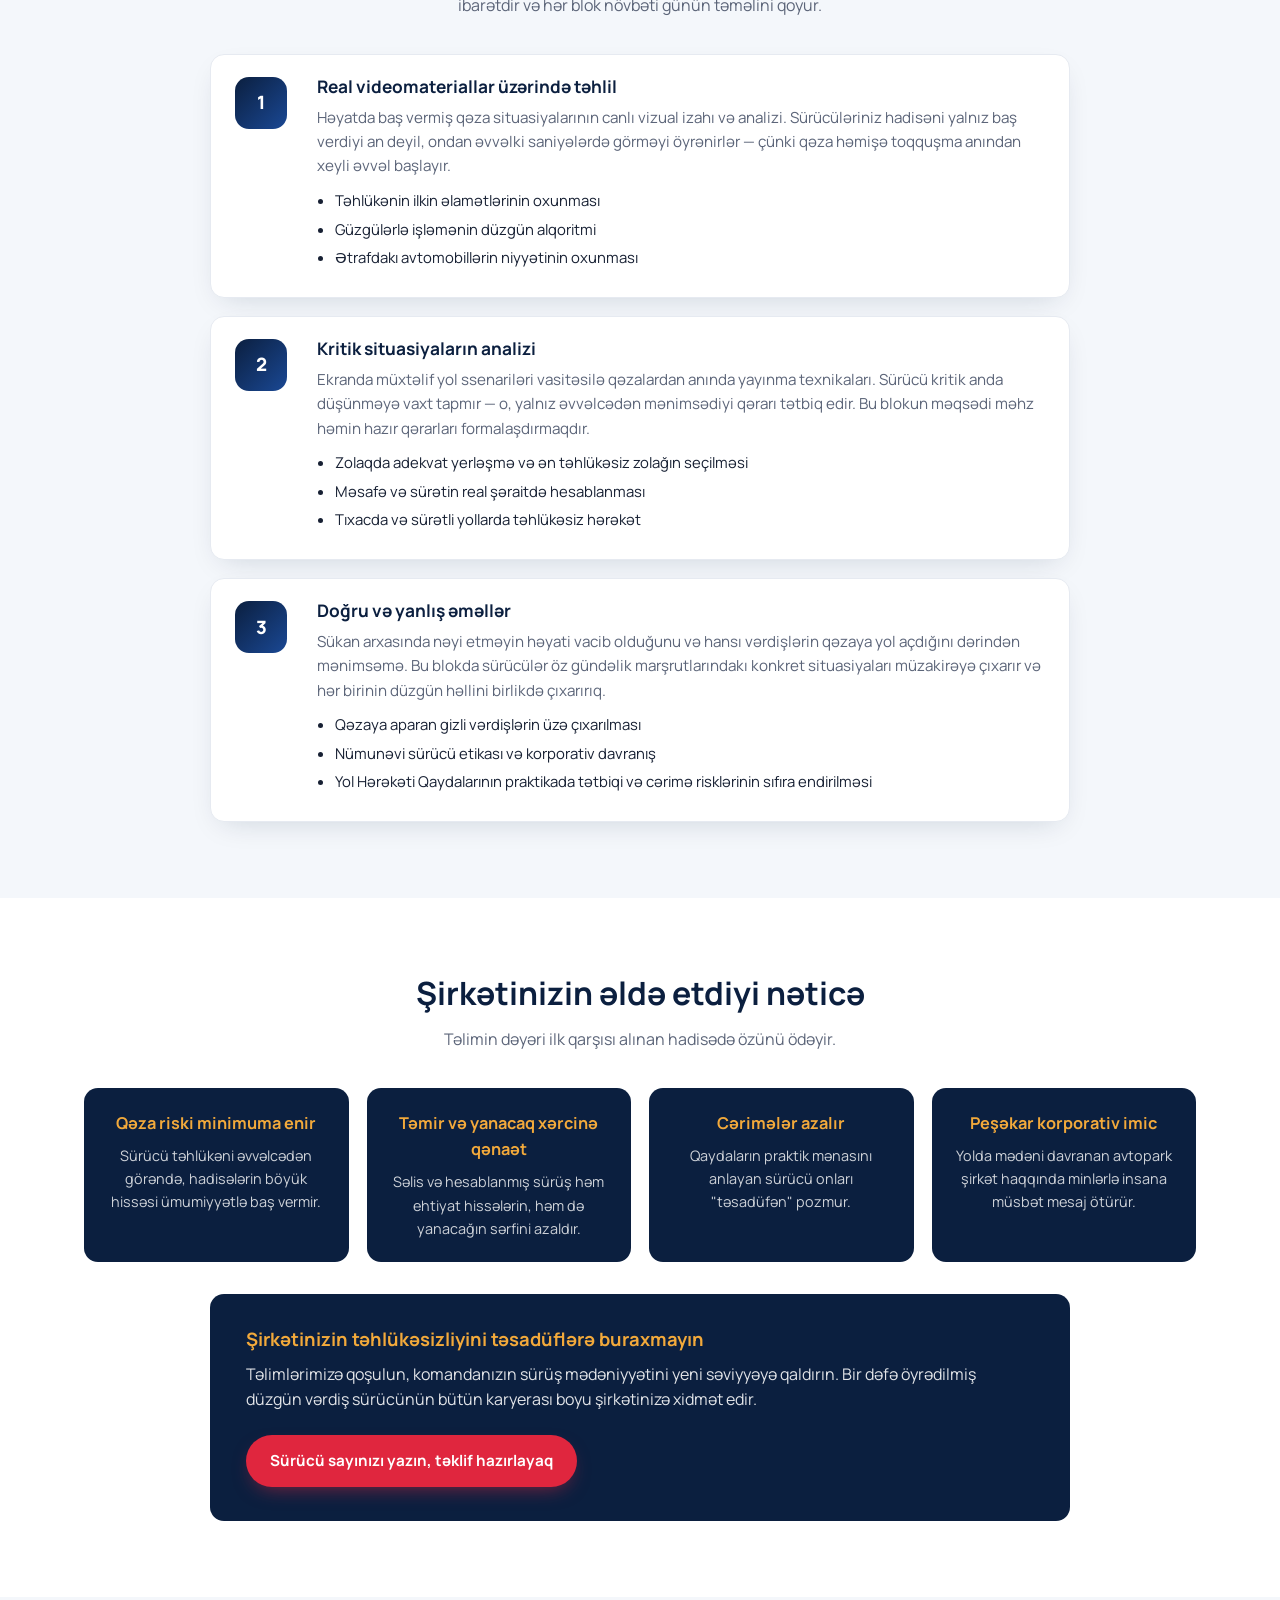
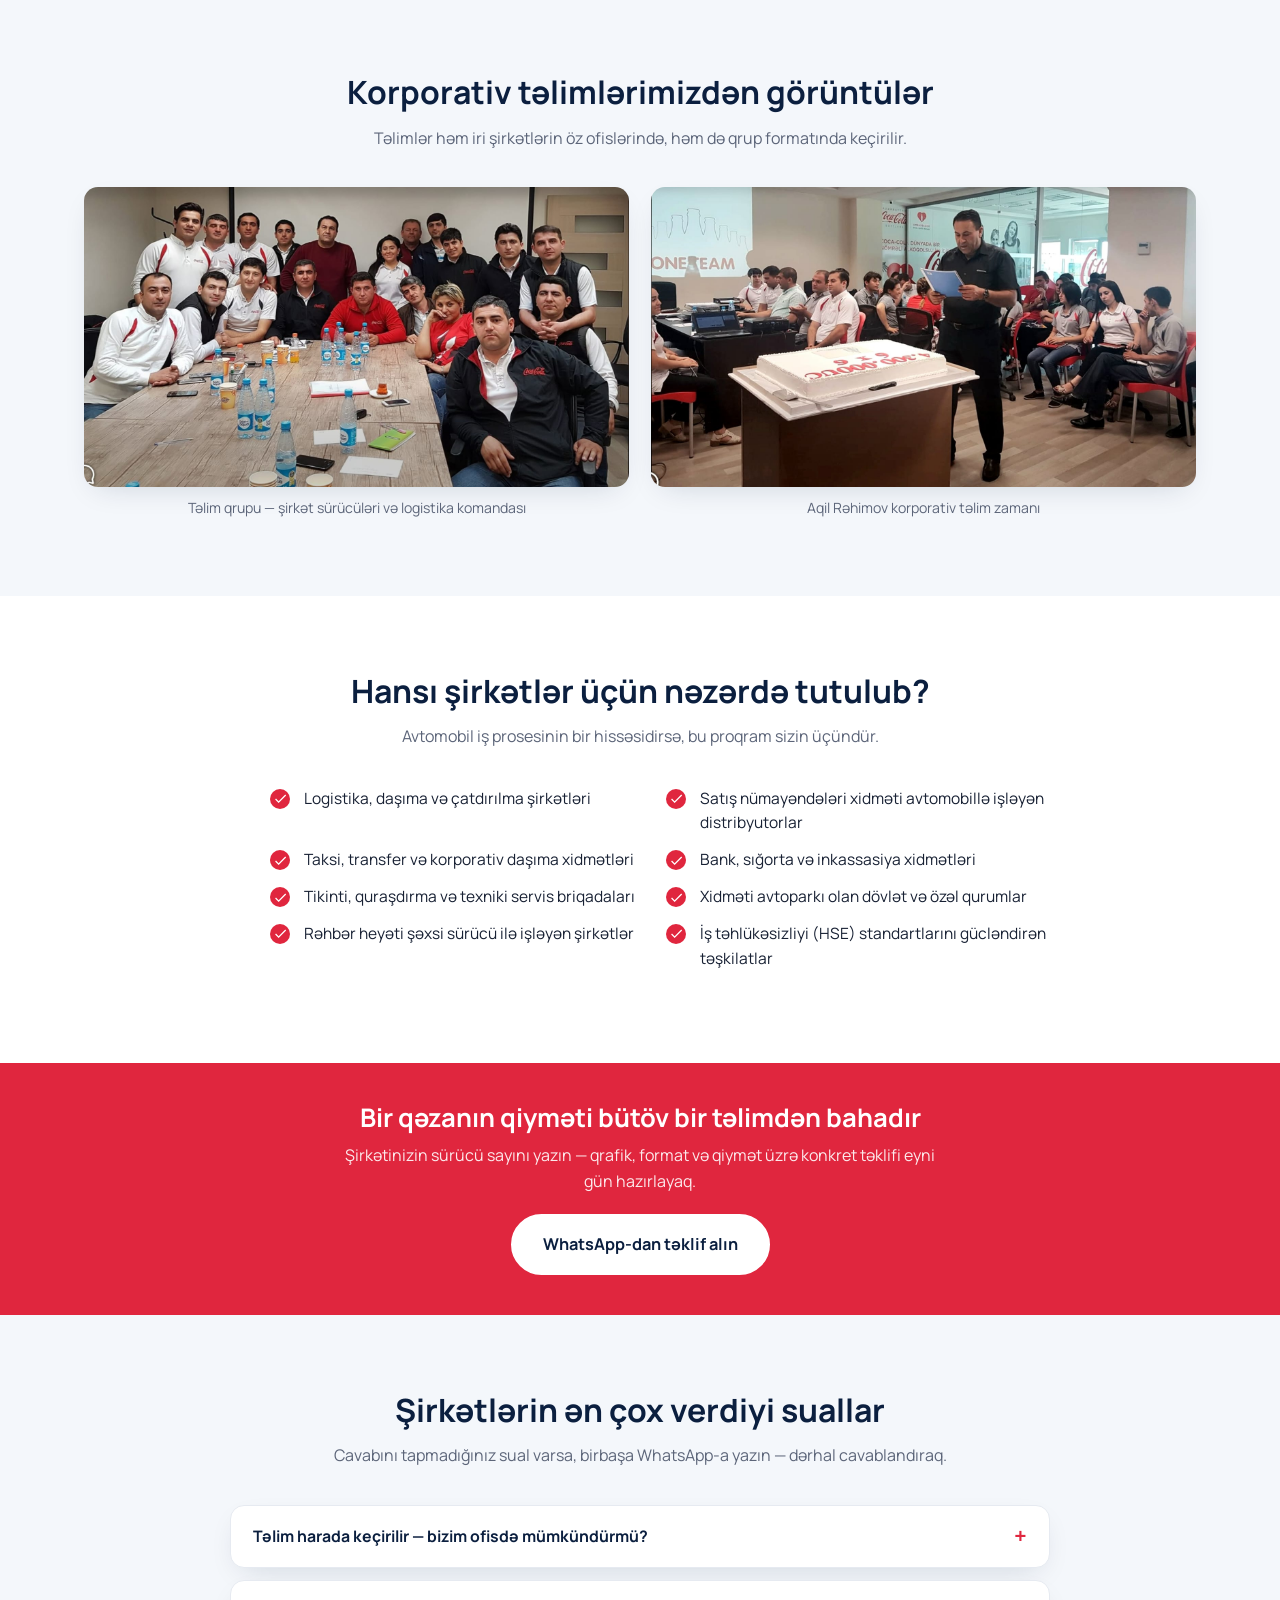
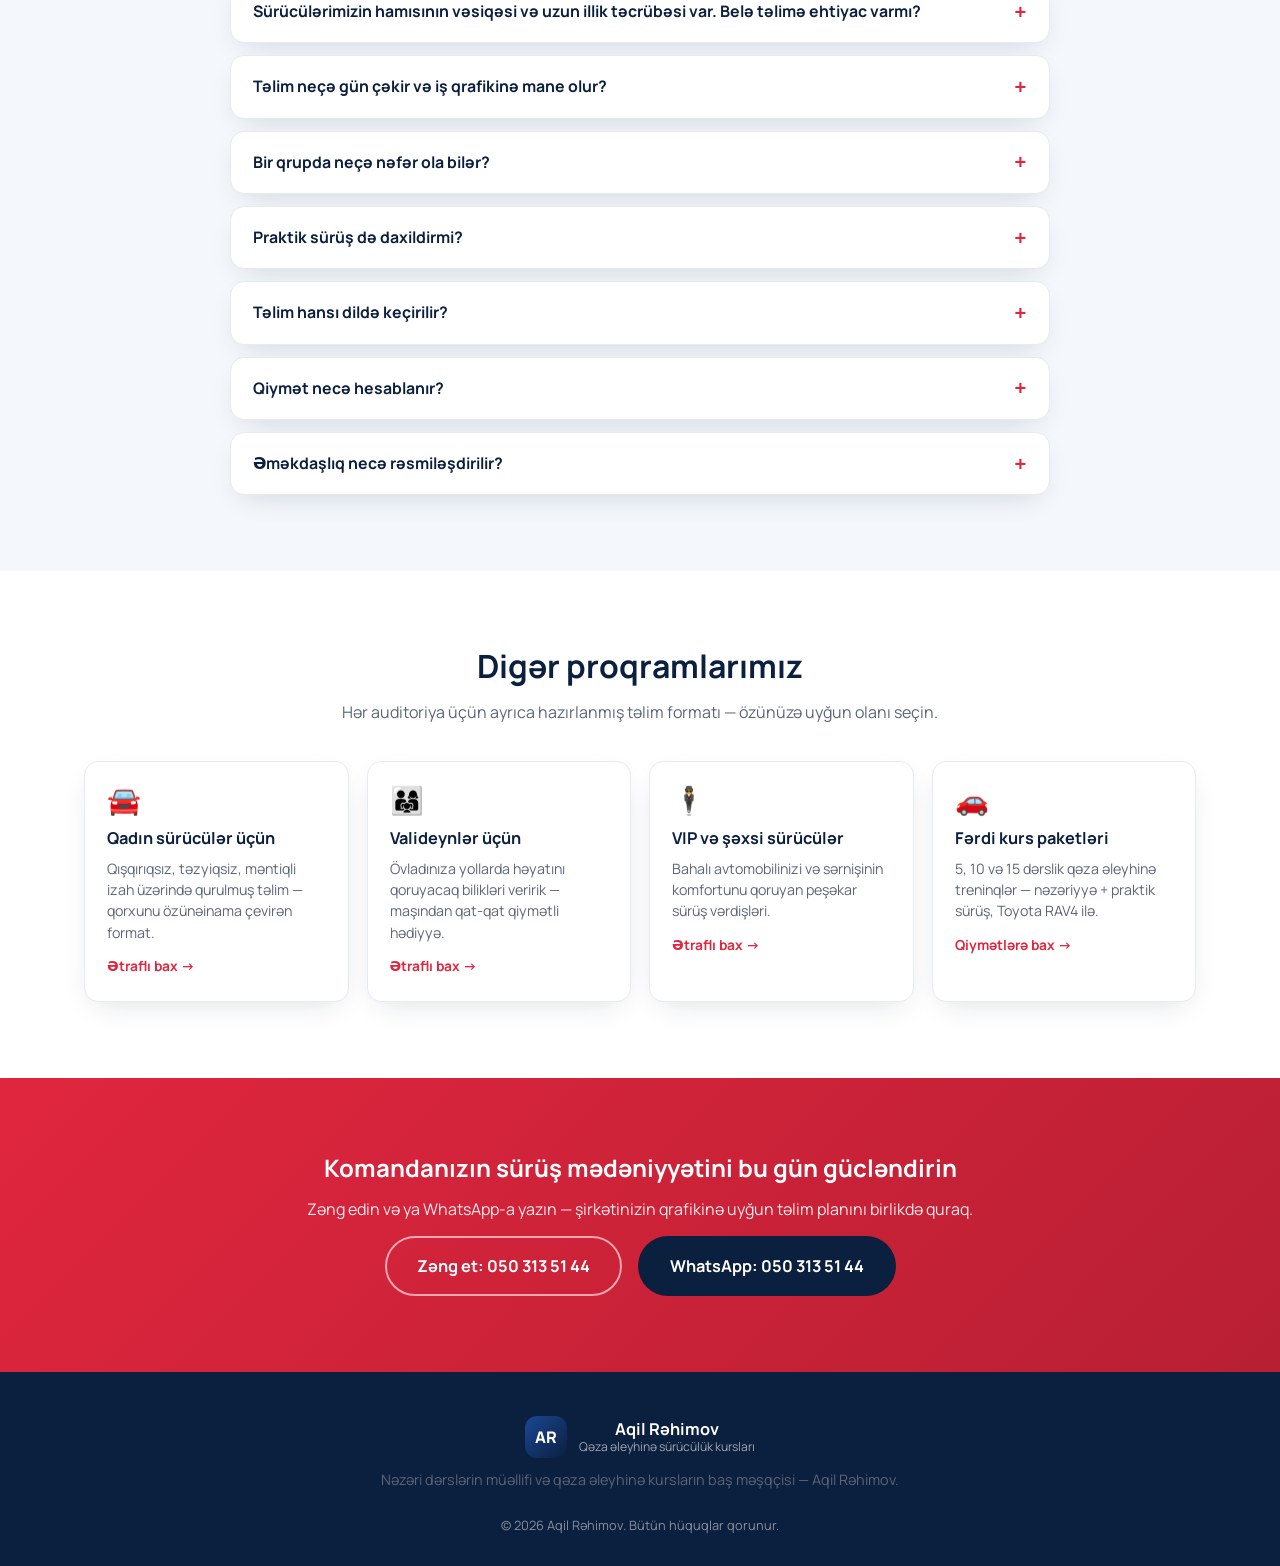
<file: korporativ.html>
<!DOCTYPE html>
<html lang="az">
<head>
<!-- Google tag (gtag.js) -->
<script async src="https://www.googletagmanager.com/gtag/js?id=G-WKS4B1W9EC"></script>
<script>
  window.dataLayer = window.dataLayer || [];
  function gtag(){dataLayer.push(arguments);}
  gtag('js', new Date());

  gtag('config', 'G-WKS4B1W9EC');
</script>
<meta charset="UTF-8">
<meta name="viewport" content="width=device-width, initial-scale=1.0">
<title>Korporativ Sürücü Təlimləri | Şirkətlər üçün — Aqil Rəhimov, Bakı</title>
<meta name="description" content="Şirkət sürücüləri üçün 3 günlük müdafiəli və intellektual sürüş təlimi. Qəza riskini, cərimələri və avtopark xərclərini azaldın. Aqil Rəhimov, Bakı.">
<link rel="canonical" href="https://avtoprays.az/korporativ">
<meta name="robots" content="index, follow, max-image-preview:large, max-snippet:-1">
<meta name="theme-color" content="#0b1f3f">
<meta property="og:type" content="website">
<meta property="og:site_name" content="Aqil Rəhimov — Qəza əleyhinə sürücülük kursları">
<meta property="og:title" content="Korporativ Sürücü Təlimləri | Şirkətlər üçün — Aqil Rəhimov, Bakı">
<meta property="og:description" content="Şirkət sürücüləri üçün 3 günlük müdafiəli və intellektual sürüş təlimi. Qəza riskini, cərimələri və avtopark xərclərini azaldın. Aqil Rəhimov, Bakı.">
<meta property="og:url" content="https://avtoprays.az/korporativ">
<meta property="og:locale" content="az_AZ">
<meta property="og:image" content="https://avtoprays.az/assets/img/korporativ-1.jpg">
<meta property="og:image:width" content="1600">
<meta property="og:image:height" content="941">
<meta property="og:image:alt" content="Korporativ Sürücü Təlimləri | Şirkətlər üçün — Aqil Rəhimov, Bakı">
<meta name="twitter:card" content="summary_large_image">
<link rel="icon" href="data:image/svg+xml,<svg xmlns=%22http://www.w3.org/2000/svg%22 viewBox=%220 0 100 100%22><text y=%22.9em%22 font-size=%2290%22>🚗</text></svg>">
<link rel="preconnect" href="https://fonts.googleapis.com">
<link rel="preconnect" href="https://fonts.gstatic.com" crossorigin>
<link href="https://fonts.googleapis.com/css2?family=Manrope:wght@400;500;600;700;800&display=swap" rel="stylesheet">
<link rel="stylesheet" href="/css/style.css?v=20260901c">
</head>
<body>

<a class="skip-link" href="#main">Əsas məzmuna keç</a>

<!-- HEADER -->
<header class="site-header" id="top">
  <div class="container header-inner">
    <a href="/" class="brand">
      <span class="brand-mark">AR</span>
      <span class="brand-text">
        <strong>Aqil Rəhimov</strong>
        <small>Qəza əleyhinə sürücülük kursları</small>
      </span>
    </a>

    <nav class="main-nav" id="mainNav">
      <a href="/#qiymetler">Qiymətlər</a>
      <a href="/#telim-plani">Təlim planı</a>
      <a href="/#kurslar">Kurslar</a>
      <a href="/korporativ" aria-current="page">Korporativ</a>
      <a href="/qadin-suruculer">Qadınlar</a>
      <a href="/valideynler-ucun">Valideynlər</a>
      <a href="/vip-suruculer">VIP</a>
      <a href="/#teqchi">Təlimçi</a>
      <a href="/#elaqe">Əlaqə</a>
      <a href="/muqavile">Müqavilə</a>
    </nav>

    <div class="header-actions">
      <a href="tel:+994503135144" class="btn btn-ghost header-phone">
        <svg viewBox="0 0 24 24" width="18" height="18" aria-hidden="true"><path fill="currentColor" d="M6.6 10.8c1.4 2.8 3.8 5.1 6.6 6.6l2.2-2.2c.3-.3.7-.4 1-.2 1.1.4 2.3.6 3.6.6.6 0 1 .4 1 1V20c0 .6-.4 1-1 1C10.6 21 3 13.4 3 4c0-.6.4-1 1-1h3.5c.6 0 1 .4 1 1 0 1.3.2 2.5.6 3.6.1.4 0 .8-.2 1L6.6 10.8z"/></svg>
        050 313 51 44
      </a>
      <a href="https://wa.me/994503135144?text=Salam%2C%20q%C9%99za%20%C9%99leyhin%C9%99%20s%C3%BCr%C3%BCc%C3%BCl%C3%BCk%20kurslar%C4%B1%20haqq%C4%B1nda%20m%C9%99lumat%20almaq%20ist%C9%99yir%C9%99m." class="btn btn-primary" target="_blank" rel="noopener">WhatsApp yaz</a>
    </div>

    <button class="nav-toggle" id="navToggle" aria-label="Menyunu aç" aria-expanded="false">
      <span></span><span></span><span></span>
    </button>
  </div>
</header>

<main id="main">
  <!-- PAGE HERO -->
  <section class="page-hero">
    <div class="container">
      <p class="breadcrumb"><a href="/">Ana səhifə</a> &rsaquo; Korporativ təlimlər</p>
      <p class="eyebrow">ŞİRKƏTLƏR VƏ AVTOPARKLAR ÜÇÜN</p>
      <h1>Korporativ Sürücü Təlimləri — Şirkətinizin Yollardakı Təhlükəsizliyi və Büdcənizin Qorunması</h1>
      <p class="lead">Şirkətinizin avtopark xərcləri, ardı-arası kəsilməyən yol qaydaları cərimələri və yol-nəqliyyat hadisələri biznesinizə mane olur? Sürücülərinizin yollardakı səhvləri həm şirkətinizin nüfuzuna, həm də büdcənizə zərər vurur. <strong>Biz bu problemlərin köklü həllini təklif edirik.</strong></p>
      <div class="hero-actions">
        <a href="https://wa.me/994503135144?text=Salam%2C%20%C5%9Firk%C9%99timiz%20%C3%BC%C3%A7%C3%BCn%20korporativ%20s%C3%BCr%C3%BCc%C3%BC%20t%C9%99liml%C9%99ri%20il%C9%99%20maraqlan%C4%B1ram.%20S%C3%BCr%C3%BCc%C3%BC%20say%C4%B1m%C4%B1z%3A%20" class="btn btn-primary btn-lg" target="_blank" rel="noopener">Şirkət üçün təklif alın</a>
        <a href="tel:+994503135144" class="btn btn-outline-light btn-lg">050 313 51 44</a>
      </div>
      <div class="hero-stats">
        <div><strong>3 günlük intensiv proqram</strong>Qrafiki şirkətin iş rejiminə uyğunlaşdırırıq</div>
        <div><strong>Real qəza videolarının təhlili</strong>Nəzəriyyə yox — ekranda canlı situasiya analizi</div>
        <div><strong>Sizin ofisdə və ya bizdə</strong>Azərbaycan və ya Rus dilində</div>
      </div>
    </div>
  </section>
  <!-- PROBLEM -->
  <section class="section">
    <div class="container">
      <h2 class="section-title reveal">Bu problemlər sizə tanışdırsa, təsadüf deyil</h2>
      <p class="section-sub reveal">Avtoparkı olan şirkətlərin demək olar hamısı eyni xərc dövrəsinin içindədir — və bu dövrənin başlanğıcında sürücünün sükan arxasındakı bir neçə vərdişi dayanır.</p>
      <div class="pain-grid">
        <div class="pain-card reveal">
          <strong>Təmir xərcləri planlaşdırıla bilmir</strong>
          Cızıq, əzik, dəyişdirilən bamper, vaxtından əvvəl tükənən əyləc və şin — bunların hamısı büdcədə "gözlənilməz" sətir kimi görünür, əslində isə tamamilə proqnozlaşdırıla biləndir.
        </div>
        <div class="pain-card reveal">
          <strong>Cərimələr ay-ay təkrarlanır</strong>
          Eyni sürücü, eyni tipli pozuntu, eyni məbləğ. Cərimə ödənilir, amma pozuntunun səbəbi olan vərdiş yerində qalır — və növbəti ay hər şey təkrarlanır.
        </div>
        <div class="pain-card reveal">
          <strong>Qəza iş prosesini dayandırır</strong>
          Avtomobil təmirdə qalır, sifariş gecikir, müştəri narazı qalır. Bir hadisənin şirkətə real dəyəri təmirin qiymətindən qat-qat böyükdür.
        </div>
        <div class="pain-card reveal">
          <strong>Sürücünün səhvi şirkətin loqosu ilə görünür</strong>
          Üzərində şirkətin adı yazılmış avtomobilin yolda etdiyi hər kobud manevr — reklam büdcəsinə dəyən zərbədir. Bunu heç bir marketinq kampaniyası bərpa etmir.
        </div>
        <div class="pain-card reveal">
          <strong>Sığorta və kağız işi vaxt aparır</strong>
          Hər hadisədən sonra protokol, ekspertiza, yazışma. Menecerlərin əsl işə ayıracağı saatlar hadisənin sənədləşməsinə gedir.
        </div>
        <div class="pain-card reveal">
          <strong>Kadr itkisi və yenidən öyrətmə</strong>
          Ciddi hadisədən sonra sürücü çox vaxt işdən ayrılır. Yeni sürücünün tapılması, sənədləşməsi və işə alışması yenidən vaxt və pul deməkdir.
        </div>
      </div>
    </div>
  </section>

  <!-- PROGRAM -->
  <section class="section alt">
    <div class="container">
      <h2 class="section-title reveal">Aqil Rəhimovun 3 Günlük Müdafiəli və İntellektual Sürüş Təlimləri</h2>
      <p class="section-sub reveal">Bu sadəcə nəzəriyyə deyil — yollarda real müdafiə taktikasıdır. Proqram üç blokdan ibarətdir və hər blok növbəti günün təməlini qoyur.</p>

      <div class="steps">
        <div class="step reveal">
          <span class="step-num">1</span>
          <div>
            <h3>Real videomateriallar üzərində təhlil</h3>
            <p>Həyatda baş vermiş qəza situasiyalarının canlı vizual izahı və analizi. Sürücüləriniz hadisəni yalnız baş verdiyi an deyil, ondan əvvəlki saniyələrdə görməyi öyrənirlər — çünki qəza həmişə toqquşma anından xeyli əvvəl başlayır.</p>
            <ul>
              <li>Təhlükənin ilkin əlamətlərinin oxunması</li>
              <li>Güzgülərlə işləmənin düzgün alqoritmi</li>
              <li>Ətrafdakı avtomobillərin niyyətinin oxunması</li>
            </ul>
          </div>
        </div>
        <div class="step reveal">
          <span class="step-num">2</span>
          <div>
            <h3>Kritik situasiyaların analizi</h3>
            <p>Ekranda müxtəlif yol ssenariləri vasitəsilə qəzalardan anında yayınma texnikaları. Sürücü kritik anda düşünməyə vaxt tapmır — o, yalnız əvvəlcədən mənimsədiyi qərarı tətbiq edir. Bu blokun məqsədi məhz həmin hazır qərarları formalaşdırmaqdır.</p>
            <ul>
              <li>Zolaqda adekvat yerləşmə və ən təhlükəsiz zolağın seçilməsi</li>
              <li>Məsafə və sürətin real şəraitdə hesablanması</li>
              <li>Tıxacda və sürətli yollarda təhlükəsiz hərəkət</li>
            </ul>
          </div>
        </div>
        <div class="step reveal">
          <span class="step-num">3</span>
          <div>
            <h3>Doğru və yanlış əməllər</h3>
            <p>Sükan arxasında nəyi etməyin həyati vacib olduğunu və hansı vərdişlərin qəzaya yol açdığını dərindən mənimsəmə. Bu blokda sürücülər öz gündəlik marşrutlarındakı konkret situasiyaları müzakirəyə çıxarır və hər birinin düzgün həllini birlikdə çıxarırıq.</p>
            <ul>
              <li>Qəzaya aparan gizli vərdişlərin üzə çıxarılması</li>
              <li>Nümunəvi sürücü etikası və korporativ davranış</li>
              <li>Yol Hərəkəti Qaydalarının praktikada tətbiqi və cərimə risklərinin sıfıra endirilməsi</li>
            </ul>
          </div>
        </div>
      </div>
    </div>
  </section>

  <!-- RESULT -->
  <section class="section">
    <div class="container">
      <h2 class="section-title reveal">Şirkətinizin əldə etdiyi nəticə</h2>
      <p class="section-sub reveal">Təlimin dəyəri ilk qarşısı alınan hadisədə özünü ödəyir.</p>
      <div class="result-grid">
        <div class="result-card reveal">
          <strong>Qəza riski minimuma enir</strong>
          <p>Sürücü təhlükəni əvvəlcədən görəndə, hadisələrin böyük hissəsi ümumiyyətlə baş vermir.</p>
        </div>
        <div class="result-card reveal">
          <strong>Təmir və yanacaq xərcinə qənaət</strong>
          <p>Səlis və hesablanmış sürüş həm ehtiyat hissələrin, həm də yanacağın sərfini azaldır.</p>
        </div>
        <div class="result-card reveal">
          <strong>Cərimələr azalır</strong>
          <p>Qaydaların praktik mənasını anlayan sürücü onları "təsadüfən" pozmur.</p>
        </div>
        <div class="result-card reveal">
          <strong>Peşəkar korporativ imic</strong>
          <p>Yolda mədəni davranan avtopark şirkət haqqında minlərlə insana müsbət mesaj ötürür.</p>
        </div>
      </div>

      <div class="panel reveal">
        <h3>Şirkətinizin təhlükəsizliyini təsadüflərə buraxmayın</h3>
        <p>Təlimlərimizə qoşulun, komandanızın sürüş mədəniyyətini yeni səviyyəyə qaldırın. Bir dəfə öyrədilmiş düzgün vərdiş sürücünün bütün karyerası boyu şirkətinizə xidmət edir.</p>
        <a href="https://wa.me/994503135144?text=Salam%2C%20%C5%9Firk%C9%99timiz%20%C3%BC%C3%A7%C3%BCn%20korporativ%20s%C3%BCr%C3%BCc%C3%BC%20t%C9%99liml%C9%99ri%20il%C9%99%20maraqlan%C4%B1ram.%20S%C3%BCr%C3%BCc%C3%BC%20say%C4%B1m%C4%B1z%3A%20" class="btn btn-primary" target="_blank" rel="noopener">Sürücü sayınızı yazın, təklif hazırlayaq</a>
      </div>
    </div>
  </section>

  <!-- PHOTOS -->
  <section class="section alt">
    <div class="container">
      <h2 class="section-title reveal">Korporativ təlimlərimizdən görüntülər</h2>
      <p class="section-sub reveal">Təlimlər həm iri şirkətlərin öz ofislərində, həm də qrup formatında keçirilir.</p>
      <div class="photo-strip reveal">
        <figure>
          <img src="/assets/img/korporativ-1.jpg" width="1600" height="941" alt="Korporativ sürücü təlimində iştirak edən şirkət komandası" loading="lazy">
          <figcaption>Təlim qrupu — şirkət sürücüləri və logistika komandası</figcaption>
        </figure>
        <figure>
          <img src="/assets/img/korporativ-2.jpg" width="1600" height="974" alt="Aqil Rəhimov şirkət əməkdaşları qarşısında korporativ təlim keçir" loading="lazy">
          <figcaption>Aqil Rəhimov korporativ təlim zamanı</figcaption>
        </figure>
      </div>
    </div>
  </section>

  <!-- WHO IS IT FOR -->
  <section class="section">
    <div class="container">
      <h2 class="section-title reveal">Hansı şirkətlər üçün nəzərdə tutulub?</h2>
      <p class="section-sub reveal">Avtomobil iş prosesinin bir hissəsidirsə, bu proqram sizin üçündür.</p>
      <ul class="checklist two-col reveal">
        <li>Logistika, daşıma və çatdırılma şirkətləri</li>
        <li>Satış nümayəndələri xidməti avtomobillə işləyən distribyutorlar</li>
        <li>Taksi, transfer və korporativ daşıma xidmətləri</li>
        <li>Bank, sığorta və inkassasiya xidmətləri</li>
        <li>Tikinti, quraşdırma və texniki servis briqadaları</li>
        <li>Xidməti avtoparkı olan dövlət və özəl qurumlar</li>
        <li>Rəhbər heyəti şəxsi sürücü ilə işləyən şirkətlər</li>
        <li>İş təhlükəsizliyi (HSE) standartlarını gücləndirən təşkilatlar</li>
      </ul>
    </div>
  </section>

  <!-- CTA BAND -->
  <section class="cta-band">
    <div class="container reveal">
      <h2>Bir qəzanın qiyməti bütöv bir təlimdən bahadır</h2>
      <p>Şirkətinizin sürücü sayını yazın — qrafik, format və qiymət üzrə konkret təklifi eyni gün hazırlayaq.</p>
      <a href="https://wa.me/994503135144?text=Salam%2C%20%C5%9Firk%C9%99timiz%20%C3%BC%C3%A7%C3%BCn%20korporativ%20s%C3%BCr%C3%BCc%C3%BC%20t%C9%99liml%C9%99ri%20il%C9%99%20maraqlan%C4%B1ram.%20S%C3%BCr%C3%BCc%C3%BC%20say%C4%B1m%C4%B1z%3A%20" class="btn btn-lg" target="_blank" rel="noopener">WhatsApp-dan təklif alın</a>
    </div>
  </section>

  <!-- FAQ -->
  <section class="section alt">
    <div class="container">
      <h2 class="section-title reveal">Şirkətlərin ən çox verdiyi suallar</h2>
      <p class="section-sub reveal">Cavabını tapmadığınız sual varsa, birbaşa WhatsApp-a yazın — dərhal cavablandıraq.</p>
      <div class="faq reveal">
        <details class="faq-item">
          <summary>Təlim harada keçirilir — bizim ofisdə mümkündürmü?</summary>
          <div class="faq-body">
            <p>Bəli. Nəzəri-analitik hissə tam olaraq sizin ofisinizdə keçirilə bilər — tələb olunan yeganə şərt proyektor və ya böyük ekrandır, çünki proqramın əsasını real qəza videolarının ekranda addım-addım təhlili təşkil edir. İstəsəniz, təlim bizim məkanda da təşkil oluna bilər.</p>
          </div>
        </details>
        <details class="faq-item">
          <summary>Sürücülərimizin hamısının vəsiqəsi və uzun illik təcrübəsi var. Belə təlimə ehtiyac varmı?</summary>
          <div class="faq-body">
            <p>Məhz təcrübəli sürücülərə daha çox ehtiyac olur. Uzun illər sükan arxasında olmaq vərdiş yaradır, lakin bu vərdişlərin hamısı düzgün deyil — və sürücü səhvin harada olduğunu özü görmür. Bizim proqram məhz bu görünməyən vərdişləri üzə çıxarır: hansı hərəkət qəzaya bir addım qalmış vəziyyət yaradır, hansı isə sizi ondan xilas edir.</p>
          </div>
        </details>
        <details class="faq-item">
          <summary>Təlim neçə gün çəkir və iş qrafikinə mane olur?</summary>
          <div class="faq-body">
            <p>Proqram 3 gündür. Saatlar şirkətin iş qrafikinə uyğunlaşdırılır — növbələr üzrə, iş gününün əvvəlində və ya sonunda, eləcə də həftəsonu keçirilə bilər. Böyük avtoparklar üçün sürücüləri bir neçə qrupa bölmək və qrupları müxtəlif günlərdə cəlb etmək daha rahatdır.</p>
          </div>
        </details>
        <details class="faq-item">
          <summary>Bir qrupda neçə nəfər ola bilər?</summary>
          <div class="faq-body">
            <p>Qrupun ölçüsü şirkətlə əvvəlcədən razılaşdırılır. Təhlil formatı canlı müzakirə üzərində qurulduğuna görə kiçik və orta qruplar daha effektivdir — hər iştirakçının sual verməyə və öz iş marşrutundakı konkret situasiyanı müzakirəyə çıxarmağa vaxtı olur.</p>
          </div>
        </details>
        <details class="faq-item">
          <summary>Praktik sürüş də daxildirmi?</summary>
          <div class="faq-body">
            <p>3 günlük korporativ proqram nəzəri-analitik formatdadır: real videomateriallar, situasiya təhlili və qərar qəbulu üzərində qurulub. Ayrı-ayrı sürücülər üçün əlavə praktik sürüş dərsləri tələb olunarsa, bu, əlavə paket kimi təşkil edilir — <a href="/#qiymetler">fərdi kurs paketlərinə</a> baxa bilərsiniz.</p>
          </div>
        </details>
        <details class="faq-item">
          <summary>Təlim hansı dildə keçirilir?</summary>
          <div class="faq-body">
            <p>Şirkətin seçimi ilə Azərbaycan və ya Rus dilində. Qarışıq kollektivlərdə izahat hər iki dildə aparıla bilər.</p>
          </div>
        </details>
        <details class="faq-item">
          <summary>Qiymət necə hesablanır?</summary>
          <div class="faq-body">
            <p>Vahid qiymət cədvəli yoxdur — məbləğ sürücülərin sayına, qrupların bölgüsünə və təlimin keçiriləcəyi məkana görə fərdi hesablanır. WhatsApp-a sürücü sayınızı yazın, sizə konkret təklif hazırlayaq.</p>
          </div>
        </details>
        <details class="faq-item">
          <summary>Əməkdaşlıq necə rəsmiləşdirilir?</summary>
          <div class="faq-body">
            <p>Təlim müqavilə əsasında aparılır — şərtlər, qrafik və tərəflərin öhdəlikləri əvvəlcədən yazılı şəkildə razılaşdırılır. Şəffaflıq bizim iş prinsipimizin bir hissəsidir; <a href="/muqavile">müqavilə şərtləri</a> ilə əvvəlcədən tanış ola bilərsiniz.</p>
          </div>
        </details>
      </div>
    </div>
  </section>

  <!-- RELATED PROGRAMS -->
  <section class="section">
    <div class="container">
      <h2 class="section-title reveal">Digər proqramlarımız</h2>
      <p class="section-sub reveal">Hər auditoriya üçün ayrıca hazırlanmış təlim formatı — özünüzə uyğun olanı seçin.</p>
      <div class="program-grid">
        <a class="program-card reveal" href="/qadin-suruculer">
          <span class="pc-icon" aria-hidden="true">🚘</span>
          <strong>Qadın sürücülər üçün</strong>
          <span>Qışqırıqsız, təzyiqsiz, məntiqli izah üzərində qurulmuş təlim — qorxunu özünəinama çevirən format.</span>
          <em>Ətraflı bax →</em>
        </a>
        <a class="program-card reveal" href="/valideynler-ucun">
          <span class="pc-icon" aria-hidden="true">👨‍👩‍👧</span>
          <strong>Valideynlər üçün</strong>
          <span>Övladınıza yollarda həyatını qoruyacaq bilikləri veririk — maşından qat-qat qiymətli hədiyyə.</span>
          <em>Ətraflı bax →</em>
        </a>
        <a class="program-card reveal" href="/vip-suruculer">
          <span class="pc-icon" aria-hidden="true">🕴️</span>
          <strong>VIP və şəxsi sürücülər</strong>
          <span>Bahalı avtomobilinizi və sərnişinin komfortunu qoruyan peşəkar sürüş vərdişləri.</span>
          <em>Ətraflı bax →</em>
        </a>
        <a class="program-card reveal" href="/#qiymetler">
          <span class="pc-icon" aria-hidden="true">🚗</span>
          <strong>Fərdi kurs paketləri</strong>
          <span>5, 10 və 15 dərslik qəza əleyhinə treninqlər — nəzəriyyə + praktik sürüş, Toyota RAV4 ilə.</span>
          <em>Qiymətlərə bax →</em>
        </a>
      </div>
    </div>
  </section>

  <!-- FINAL CTA -->
  <section class="section final-cta" id="elaqe">
    <div class="container reveal">
      <h2>Komandanızın sürüş mədəniyyətini bu gün gücləndirin</h2>
      <p>Zəng edin və ya WhatsApp-a yazın — şirkətinizin qrafikinə uyğun təlim planını birlikdə quraq.</p>
      <div class="cta-buttons">
        <a href="tel:+994503135144" class="btn btn-lg btn-outline-light">Zəng et: 050 313 51 44</a>
        <a href="https://wa.me/994503135144?text=Salam%2C%20%C5%9Firk%C9%99timiz%20%C3%BC%C3%A7%C3%BCn%20korporativ%20s%C3%BCr%C3%BCc%C3%BC%20t%C9%99liml%C9%99ri%20il%C9%99%20maraqlan%C4%B1ram.%20S%C3%BCr%C3%BCc%C3%BC%20say%C4%B1m%C4%B1z%3A%20" class="btn btn-lg btn-primary" target="_blank" rel="noopener">WhatsApp: 050 313 51 44</a>
      </div>
    </div>
  </section>
</main>

<footer class="site-footer">
  <div class="container footer-inner">
    <div class="brand footer-brand">
      <span class="brand-mark">AR</span>
      <span class="brand-text">
        <strong>Aqil Rəhimov</strong>
        <small>Qəza əleyhinə sürücülük kursları</small>
      </span>
    </div>
    <p class="footer-note">Nəzəri dərslərin müəllifi və qəza əleyhinə kursların baş məşqçisi — Aqil Rəhimov.</p>
    <div class="visit-counter" id="visitCounter" hidden>
      <div class="vc-item">
        <span class="vc-num" id="vcTotal">0</span>
        <span class="vc-label">Ümumi ziyarətçi</span>
      </div>
      <div class="vc-item">
        <span class="vc-num" id="vcToday">0</span>
        <span class="vc-label">Bu gün</span>
      </div>
      <div class="vc-item">
        <span class="vc-num" id="vcOnline">0</span>
        <span class="vc-label">Hazırda saytda</span>
      </div>
    </div>
    <p class="footer-copy">&copy; <span id="year"></span> Aqil Rəhimov. Bütün hüquqlar qorunur.</p>
  </div>
</footer>

<a href="https://wa.me/994503135144" class="floating-whatsapp" target="_blank" rel="noopener" aria-label="WhatsApp ilə yazın">
  <svg viewBox="0 0 32 32" width="28" height="28" aria-hidden="true"><path fill="currentColor" d="M16 3C9 3 3.3 8.7 3.3 15.7c0 2.5.7 4.8 1.9 6.8L3 29l6.7-2.1c1.9 1 4.1 1.6 6.3 1.6 7 0 12.7-5.7 12.7-12.7C28.7 8.7 23 3 16 3zm0 23.2c-2 0-3.9-.5-5.6-1.5l-.4-.2-4 1.2 1.2-3.9-.3-.4c-1.1-1.8-1.7-3.8-1.7-5.9 0-6 4.9-10.9 10.9-10.9 2.9 0 5.6 1.1 7.7 3.2 2.1 2.1 3.2 4.8 3.2 7.7-.1 6-5 10.7-11 10.7zm6-8.2c-.3-.2-1.9-1-2.2-1.1-.3-.1-.5-.2-.7.2-.2.3-.8 1.1-1 1.3-.2.2-.4.2-.7.1-.3-.2-1.4-.5-2.6-1.6-1-.9-1.6-2-1.8-2.3-.2-.3 0-.5.1-.6.1-.1.3-.4.4-.5.1-.2.2-.3.3-.5.1-.2 0-.4 0-.5-.1-.2-.7-1.7-1-2.3-.2-.6-.5-.5-.7-.5h-.6c-.2 0-.5.1-.8.4-.3.3-1 1-1 2.5 0 1.5 1.1 2.9 1.2 3.1.1.2 2.2 3.4 5.3 4.7.7.3 1.3.5 1.8.7.8.2 1.4.2 2 .1.6-.1 1.9-.8 2.2-1.5.3-.7.3-1.3.2-1.5-.1-.1-.3-.2-.6-.4z"/></svg>
</a>

<script type="application/ld+json">
{
  "@context": "https://schema.org",
  "@type": "FAQPage",
  "mainEntity": [
    {
      "@type": "Question",
      "name": "Təlim harada keçirilir — bizim ofisdə mümkündürmü?",
      "acceptedAnswer": {
        "@type": "Answer",
        "text": "Bəli. Nəzəri-analitik hissə tam olaraq sizin ofisinizdə keçirilə bilər — tələb olunan yeganə şərt proyektor və ya böyük ekrandır, çünki proqramın əsasını real qəza videolarının ekranda addım-addım təhlili təşkil edir. İstəsəniz, təlim bizim məkanda da təşkil oluna bilər."
      }
    },
    {
      "@type": "Question",
      "name": "Sürücülərimizin hamısının vəsiqəsi və uzun illik təcrübəsi var. Belə təlimə ehtiyac varmı?",
      "acceptedAnswer": {
        "@type": "Answer",
        "text": "Məhz təcrübəli sürücülərə daha çox ehtiyac olur. Uzun illər sükan arxasında olmaq vərdiş yaradır, lakin bu vərdişlərin hamısı düzgün deyil — və sürücü səhvin harada olduğunu özü görmür. Bizim proqram məhz bu görünməyən vərdişləri üzə çıxarır: hansı hərəkət qəzaya bir addım qalmış vəziyyət yaradır, hansı isə sizi ondan xilas edir."
      }
    },
    {
      "@type": "Question",
      "name": "Təlim neçə gün çəkir və iş qrafikinə mane olur?",
      "acceptedAnswer": {
        "@type": "Answer",
        "text": "Proqram 3 gündür. Saatlar şirkətin iş qrafikinə uyğunlaşdırılır — növbələr üzrə, iş gününün əvvəlində və ya sonunda, eləcə də həftəsonu keçirilə bilər. Böyük avtoparklar üçün sürücüləri bir neçə qrupa bölmək və qrupları müxtəlif günlərdə cəlb etmək daha rahatdır."
      }
    },
    {
      "@type": "Question",
      "name": "Bir qrupda neçə nəfər ola bilər?",
      "acceptedAnswer": {
        "@type": "Answer",
        "text": "Qrupun ölçüsü şirkətlə əvvəlcədən razılaşdırılır. Təhlil formatı canlı müzakirə üzərində qurulduğuna görə kiçik və orta qruplar daha effektivdir — hər iştirakçının sual verməyə və öz iş marşrutundakı konkret situasiyanı müzakirəyə çıxarmağa vaxtı olur."
      }
    },
    {
      "@type": "Question",
      "name": "Praktik sürüş də daxildirmi?",
      "acceptedAnswer": {
        "@type": "Answer",
        "text": "3 günlük korporativ proqram nəzəri-analitik formatdadır: real videomateriallar, situasiya təhlili və qərar qəbulu üzərində qurulub. Ayrı-ayrı sürücülər üçün əlavə praktik sürüş dərsləri tələb olunarsa, bu, əlavə paket kimi təşkil edilir — fərdi kurs paketlərinə baxa bilərsiniz."
      }
    },
    {
      "@type": "Question",
      "name": "Təlim hansı dildə keçirilir?",
      "acceptedAnswer": {
        "@type": "Answer",
        "text": "Şirkətin seçimi ilə Azərbaycan və ya Rus dilində. Qarışıq kollektivlərdə izahat hər iki dildə aparıla bilər."
      }
    },
    {
      "@type": "Question",
      "name": "Qiymət necə hesablanır?",
      "acceptedAnswer": {
        "@type": "Answer",
        "text": "Vahid qiymət cədvəli yoxdur — məbləğ sürücülərin sayına, qrupların bölgüsünə və təlimin keçiriləcəyi məkana görə fərdi hesablanır. WhatsApp-a sürücü sayınızı yazın, sizə konkret təklif hazırlayaq."
      }
    },
    {
      "@type": "Question",
      "name": "Əməkdaşlıq necə rəsmiləşdirilir?",
      "acceptedAnswer": {
        "@type": "Answer",
        "text": "Təlim müqavilə əsasında aparılır — şərtlər, qrafik və tərəflərin öhdəlikləri əvvəlcədən yazılı şəkildə razılaşdırılır. Şəffaflıq bizim iş prinsipimizin bir hissəsidir; müqavilə şərtləri ilə əvvəlcədən tanış ola bilərsiniz."
      }
    }
  ]
}
</script>
<script type="application/ld+json">
{
  "@context": "https://schema.org",
  "@type": "BreadcrumbList",
  "itemListElement": [
    {
      "@type": "ListItem",
      "position": 1,
      "name": "Ana səhifə",
      "item": "https://avtoprays.az/"
    },
    {
      "@type": "ListItem",
      "position": 2,
      "name": "Korporativ təlimlər",
      "item": "https://avtoprays.az/korporativ"
    }
  ]
}
</script>
<script src="/js/script.js?v=20260901c"></script>
</body>
</html>
</file>
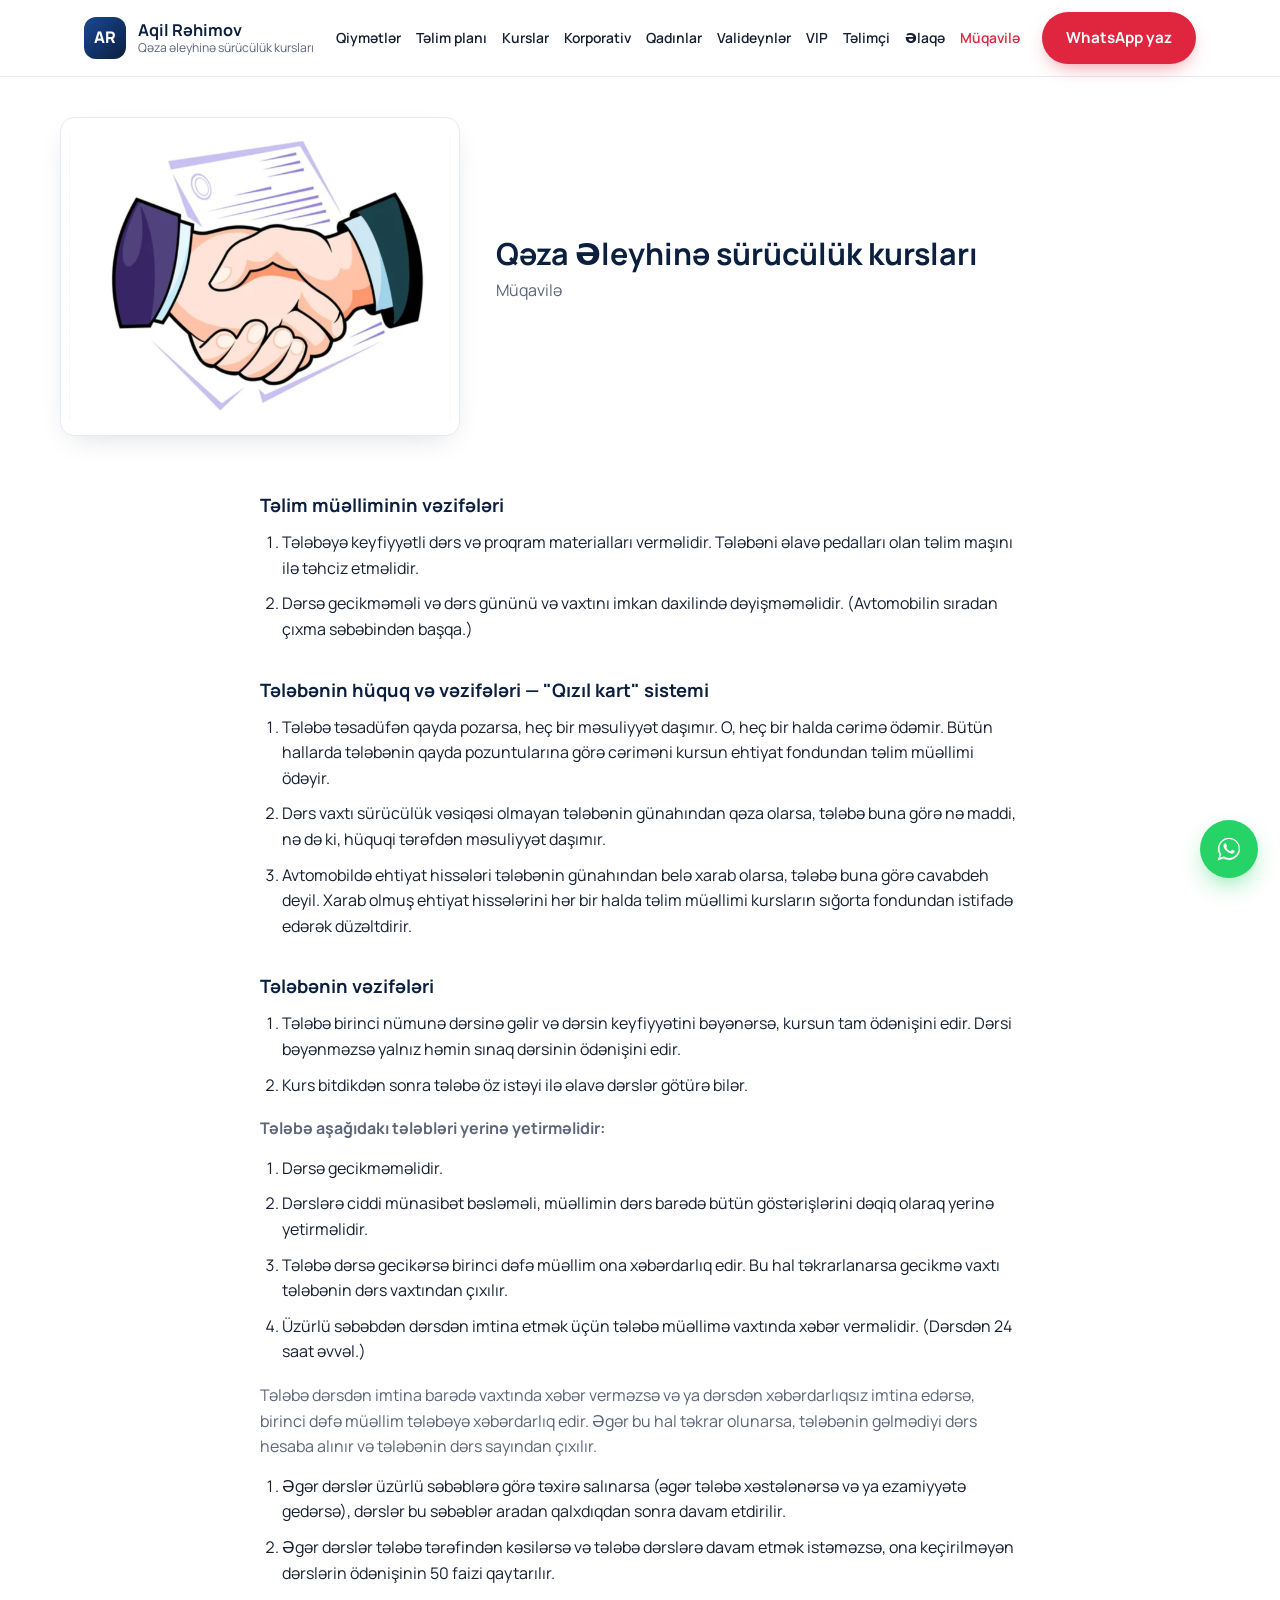
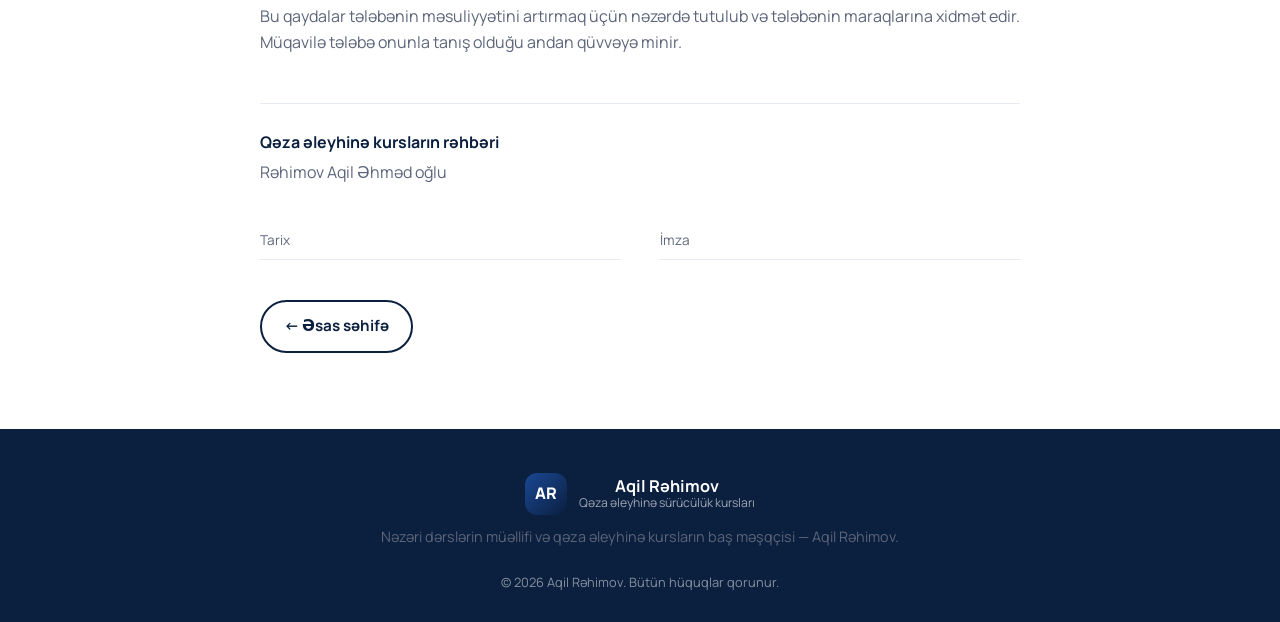
<file: muqavile.html>
<!DOCTYPE html>
<html lang="az">
<head>
<!-- Google tag (gtag.js) -->
<script async src="https://www.googletagmanager.com/gtag/js?id=G-WKS4B1W9EC"></script>
<script>
  window.dataLayer = window.dataLayer || [];
  function gtag(){dataLayer.push(arguments);}
  gtag('js', new Date());

  gtag('config', 'G-WKS4B1W9EC');
</script>
<meta charset="UTF-8">
<meta name="viewport" content="width=device-width, initial-scale=1.0">
<title>Müqavilə | Aqil Rəhimov — Qəza Əleyhinə Sürücülük Kursları</title>
<meta name="description" content="Qəza əleyhinə sürücülük kursları — təlim müəllimi və tələbə arasındakı müqavilə şərtləri.">
<link rel="canonical" href="https://avtoprays.az/muqavile">
<meta name="robots" content="index, follow, max-image-preview:large, max-snippet:-1">
<meta name="theme-color" content="#0b1f3f">
<meta property="og:type" content="website">
<meta property="og:site_name" content="Aqil Rəhimov — Qəza əleyhinə sürücülük kursları">
<meta property="og:title" content="Müqavilə | Aqil Rəhimov — Qəza Əleyhinə Sürücülük Kursları">
<meta property="og:description" content="Qəza əleyhinə sürücülük kursları — təlim müəllimi və tələbə arasındakı müqavilə şərtləri.">
<meta property="og:url" content="https://avtoprays.az/muqavile">
<meta property="og:locale" content="az_AZ">
<meta property="og:image" content="https://avtoprays.az/assets/img/rv.jpg">
<meta property="og:image:width" content="800">
<meta property="og:image:height" content="474">
<meta property="og:image:alt" content="Müqavilə | Aqil Rəhimov — Qəza Əleyhinə Sürücülük Kursları">
<meta name="twitter:card" content="summary_large_image">
<link rel="icon" href="data:image/svg+xml,<svg xmlns=%22http://www.w3.org/2000/svg%22 viewBox=%220 0 100 100%22><text y=%22.9em%22 font-size=%2290%22>🚗</text></svg>">
<link rel="preconnect" href="https://fonts.googleapis.com">
<link rel="preconnect" href="https://fonts.gstatic.com" crossorigin>
<link href="https://fonts.googleapis.com/css2?family=Manrope:wght@400;500;600;700;800&display=swap" rel="stylesheet">
<link rel="stylesheet" href="/css/style.css?v=20260901c">
</head>
<body>

<a class="skip-link" href="#main">Əsas məzmuna keç</a>

<!-- HEADER -->
<header class="site-header" id="top">
  <div class="container header-inner">
    <a href="/" class="brand">
      <span class="brand-mark">AR</span>
      <span class="brand-text">
        <strong>Aqil Rəhimov</strong>
        <small>Qəza əleyhinə sürücülük kursları</small>
      </span>
    </a>

    <nav class="main-nav" id="mainNav">
      <a href="/#qiymetler">Qiymətlər</a>
      <a href="/#telim-plani">Təlim planı</a>
      <a href="/#kurslar">Kurslar</a>
      <a href="/korporativ">Korporativ</a>
      <a href="/qadin-suruculer">Qadınlar</a>
      <a href="/valideynler-ucun">Valideynlər</a>
      <a href="/vip-suruculer">VIP</a>
      <a href="/#teqchi">Təlimçi</a>
      <a href="/#elaqe">Əlaqə</a>
      <a href="/muqavile" aria-current="page">Müqavilə</a>
    </nav>

    <div class="header-actions">
      <a href="tel:+994503135144" class="btn btn-ghost header-phone">
        <svg viewBox="0 0 24 24" width="18" height="18" aria-hidden="true"><path fill="currentColor" d="M6.6 10.8c1.4 2.8 3.8 5.1 6.6 6.6l2.2-2.2c.3-.3.7-.4 1-.2 1.1.4 2.3.6 3.6.6.6 0 1 .4 1 1V20c0 .6-.4 1-1 1C10.6 21 3 13.4 3 4c0-.6.4-1 1-1h3.5c.6 0 1 .4 1 1 0 1.3.2 2.5.6 3.6.1.4 0 .8-.2 1L6.6 10.8z"/></svg>
        050 313 51 44
      </a>
      <a href="https://wa.me/994503135144?text=Salam%2C%20q%C9%99za%20%C9%99leyhin%C9%99%20s%C3%BCr%C3%BCc%C3%BCl%C3%BCk%20kurslar%C4%B1%20haqq%C4%B1nda%20m%C9%99lumat%20almaq%20ist%C9%99yir%C9%99m." class="btn btn-primary" target="_blank" rel="noopener">WhatsApp yaz</a>
    </div>

    <button class="nav-toggle" id="navToggle" aria-label="Menyunu aç" aria-expanded="false">
      <span></span><span></span><span></span>
    </button>
  </div>
</header>

<main id="main">

  <!-- PAGE TITLE -->
  <div class="container page-header page-header--split reveal">
    <div class="hero-split">
      <figure class="hero-photo hero-photo--light">
        <img src="/assets/img/muqavile.jpg" width="1280" height="1008" alt="Müqavilə imzalanmasını təsvir edən əl sıxma illüstrasiyası">
      </figure>
      <div class="hero-copy">
        <h1>Qəza Əleyhinə sürücülük kursları</h1>
        <p>Müqavilə</p>
      </div>
    </div>
  </div>

  <!-- CONTRACT -->
  <section class="section">
    <div class="container">
      <div class="contract reveal">

        <h2>Təlim müəlliminin vəzifələri</h2>
        <ol>
          <li>Tələbəyə keyfiyyətli dərs və proqram materialları verməlidir. Tələbəni əlavə pedalları olan təlim maşını ilə təhciz etməlidir.</li>
          <li>Dərsə gecikməməli və dərs gününü və vaxtını imkan daxilində dəyişməməlidir. (Avtomobilin sıradan çıxma səbəbindən başqa.)</li>
        </ol>

        <h2>Tələbənin hüquq və vəzifələri — "Qızıl kart" sistemi</h2>
        <ol>
          <li>Tələbə təsadüfən qayda pozarsa, heç bir məsuliyyət daşımır. O, heç bir halda cərimə ödəmir. Bütün hallarda tələbənin qayda pozuntularına görə cəriməni kursun ehtiyat fondundan təlim müəllimi ödəyir.</li>
          <li>Dərs vaxtı sürücülük vəsiqəsi olmayan tələbənin günahından qəza olarsa, tələbə buna görə nə maddi, nə də ki, hüquqi tərəfdən məsuliyyət daşımır.</li>
          <li>Avtomobildə ehtiyat hissələri tələbənin günahından belə xarab olarsa, tələbə buna görə cavabdeh deyil. Xarab olmuş ehtiyat hissələrini hər bir halda təlim müəllimi kursların sığorta fondundan istifadə edərək düzəltdirir.</li>
        </ol>

        <h2>Tələbənin vəzifələri</h2>
        <ol>
          <li>Tələbə birinci nümunə dərsinə gəlir və dərsin keyfiyyətini bəyənərsə, kursun tam ödənişini edir. Dərsi bəyənməzsə yalnız həmin sınaq dərsinin ödənişini edir.</li>
          <li>Kurs bitdikdən sonra tələbə öz istəyi ilə əlavə dərslər götürə bilər.</li>
        </ol>

        <p><strong>Tələbə aşağıdakı tələbləri yerinə yetirməlidir:</strong></p>
        <ol>
          <li>Dərsə gecikməməlidir.</li>
          <li>Dərslərə ciddi münasibət bəsləməli, müəllimin dərs barədə bütün göstərişlərini dəqiq olaraq yerinə yetirməlidir.</li>
          <li>Tələbə dərsə gecikərsə birinci dəfə müəllim ona xəbərdarlıq edir. Bu hal təkrarlanarsa gecikmə vaxtı tələbənin dərs vaxtından çıxılır.</li>
          <li>Üzürlü səbəbdən dərsdən imtina etmək üçün tələbə müəllimə vaxtında xəbər verməlidir. (Dərsdən 24 saat əvvəl.)</li>
        </ol>

        <p>Tələbə dərsdən imtina barədə vaxtında xəbər verməzsə və ya dərsdən xəbərdarlıqsız imtina edərsə, birinci dəfə müəllim tələbəyə xəbərdarlıq edir. Əgər bu hal təkrar olunarsa, tələbənin gəlmədiyi dərs hesaba alınır və tələbənin dərs sayından çıxılır.</p>

        <ol>
          <li>Əgər dərslər üzürlü səbəblərə görə təxirə salınarsa (əgər tələbə xəstələnərsə və ya ezamiyyətə gedərsə), dərslər bu səbəblər aradan qalxdıqdan sonra davam etdirilir.</li>
          <li>Əgər dərslər tələbə tərəfindən kəsilərsə və tələbə dərslərə davam etmək istəməzsə, ona keçirilməyən dərslərin ödənişinin 50 faizi qaytarılır.</li>
        </ol>

        <p class="closing">Bu qaydalar tələbənin məsuliyyətini artırmaq üçün nəzərdə tutulub və tələbənin maraqlarına xidmət edir.<br>
        Müqavilə tələbə onunla tanış olduğu andan qüvvəyə minir.</p>

        <div class="signature">
          <p class="signature-role">Qəza əleyhinə kursların rəhbəri</p>
          <p>Rəhimov Aqil Əhməd oğlu</p>
          <div class="signature-fields">
            <div>Tarix</div>
            <div>İmza</div>
          </div>
        </div>

        <a href="/" class="btn btn-outline back-home">← Əsas səhifə</a>
      </div>
    </div>
  </section>

</main>

<footer class="site-footer">
  <div class="container footer-inner">
    <div class="brand footer-brand">
      <span class="brand-mark">AR</span>
      <span class="brand-text">
        <strong>Aqil Rəhimov</strong>
        <small>Qəza əleyhinə sürücülük kursları</small>
      </span>
    </div>
    <p class="footer-note">Nəzəri dərslərin müəllifi və qəza əleyhinə kursların baş məşqçisi — Aqil Rəhimov.</p>
    <div class="visit-counter" id="visitCounter" hidden>
      <div class="vc-item">
        <span class="vc-num" id="vcTotal">0</span>
        <span class="vc-label">Ümumi ziyarətçi</span>
      </div>
      <div class="vc-item">
        <span class="vc-num" id="vcToday">0</span>
        <span class="vc-label">Bu gün</span>
      </div>
      <div class="vc-item">
        <span class="vc-num" id="vcOnline">0</span>
        <span class="vc-label">Hazırda saytda</span>
      </div>
    </div>
    <p class="footer-copy">&copy; <span id="year"></span> Aqil Rəhimov. Bütün hüquqlar qorunur.</p>
  </div>
</footer>

<a href="https://wa.me/994503135144" class="floating-whatsapp" target="_blank" rel="noopener" aria-label="WhatsApp ilə yazın">
  <svg viewBox="0 0 32 32" width="28" height="28" aria-hidden="true"><path fill="currentColor" d="M16 3C9 3 3.3 8.7 3.3 15.7c0 2.5.7 4.8 1.9 6.8L3 29l6.7-2.1c1.9 1 4.1 1.6 6.3 1.6 7 0 12.7-5.7 12.7-12.7C28.7 8.7 23 3 16 3zm0 23.2c-2 0-3.9-.5-5.6-1.5l-.4-.2-4 1.2 1.2-3.9-.3-.4c-1.1-1.8-1.7-3.8-1.7-5.9 0-6 4.9-10.9 10.9-10.9 2.9 0 5.6 1.1 7.7 3.2 2.1 2.1 3.2 4.8 3.2 7.7-.1 6-5 10.7-11 10.7zm6-8.2c-.3-.2-1.9-1-2.2-1.1-.3-.1-.5-.2-.7.2-.2.3-.8 1.1-1 1.3-.2.2-.4.2-.7.1-.3-.2-1.4-.5-2.6-1.6-1-.9-1.6-2-1.8-2.3-.2-.3 0-.5.1-.6.1-.1.3-.4.4-.5.1-.2.2-.3.3-.5.1-.2 0-.4 0-.5-.1-.2-.7-1.7-1-2.3-.2-.6-.5-.5-.7-.5h-.6c-.2 0-.5.1-.8.4-.3.3-1 1-1 2.5 0 1.5 1.1 2.9 1.2 3.1.1.2 2.2 3.4 5.3 4.7.7.3 1.3.5 1.8.7.8.2 1.4.2 2 .1.6-.1 1.9-.8 2.2-1.5.3-.7.3-1.3.2-1.5-.1-.1-.3-.2-.6-.4z"/></svg>
</a>

<script type="application/ld+json">
{
  "@context": "https://schema.org",
  "@type": "BreadcrumbList",
  "itemListElement": [
    {
      "@type": "ListItem",
      "position": 1,
      "name": "Ana səhifə",
      "item": "https://avtoprays.az/"
    },
    {
      "@type": "ListItem",
      "position": 2,
      "name": "Müqavilə",
      "item": "https://avtoprays.az/muqavile"
    }
  ]
}
</script>
<script src="/js/script.js?v=20260901c"></script>
</body>
</html>
</file>
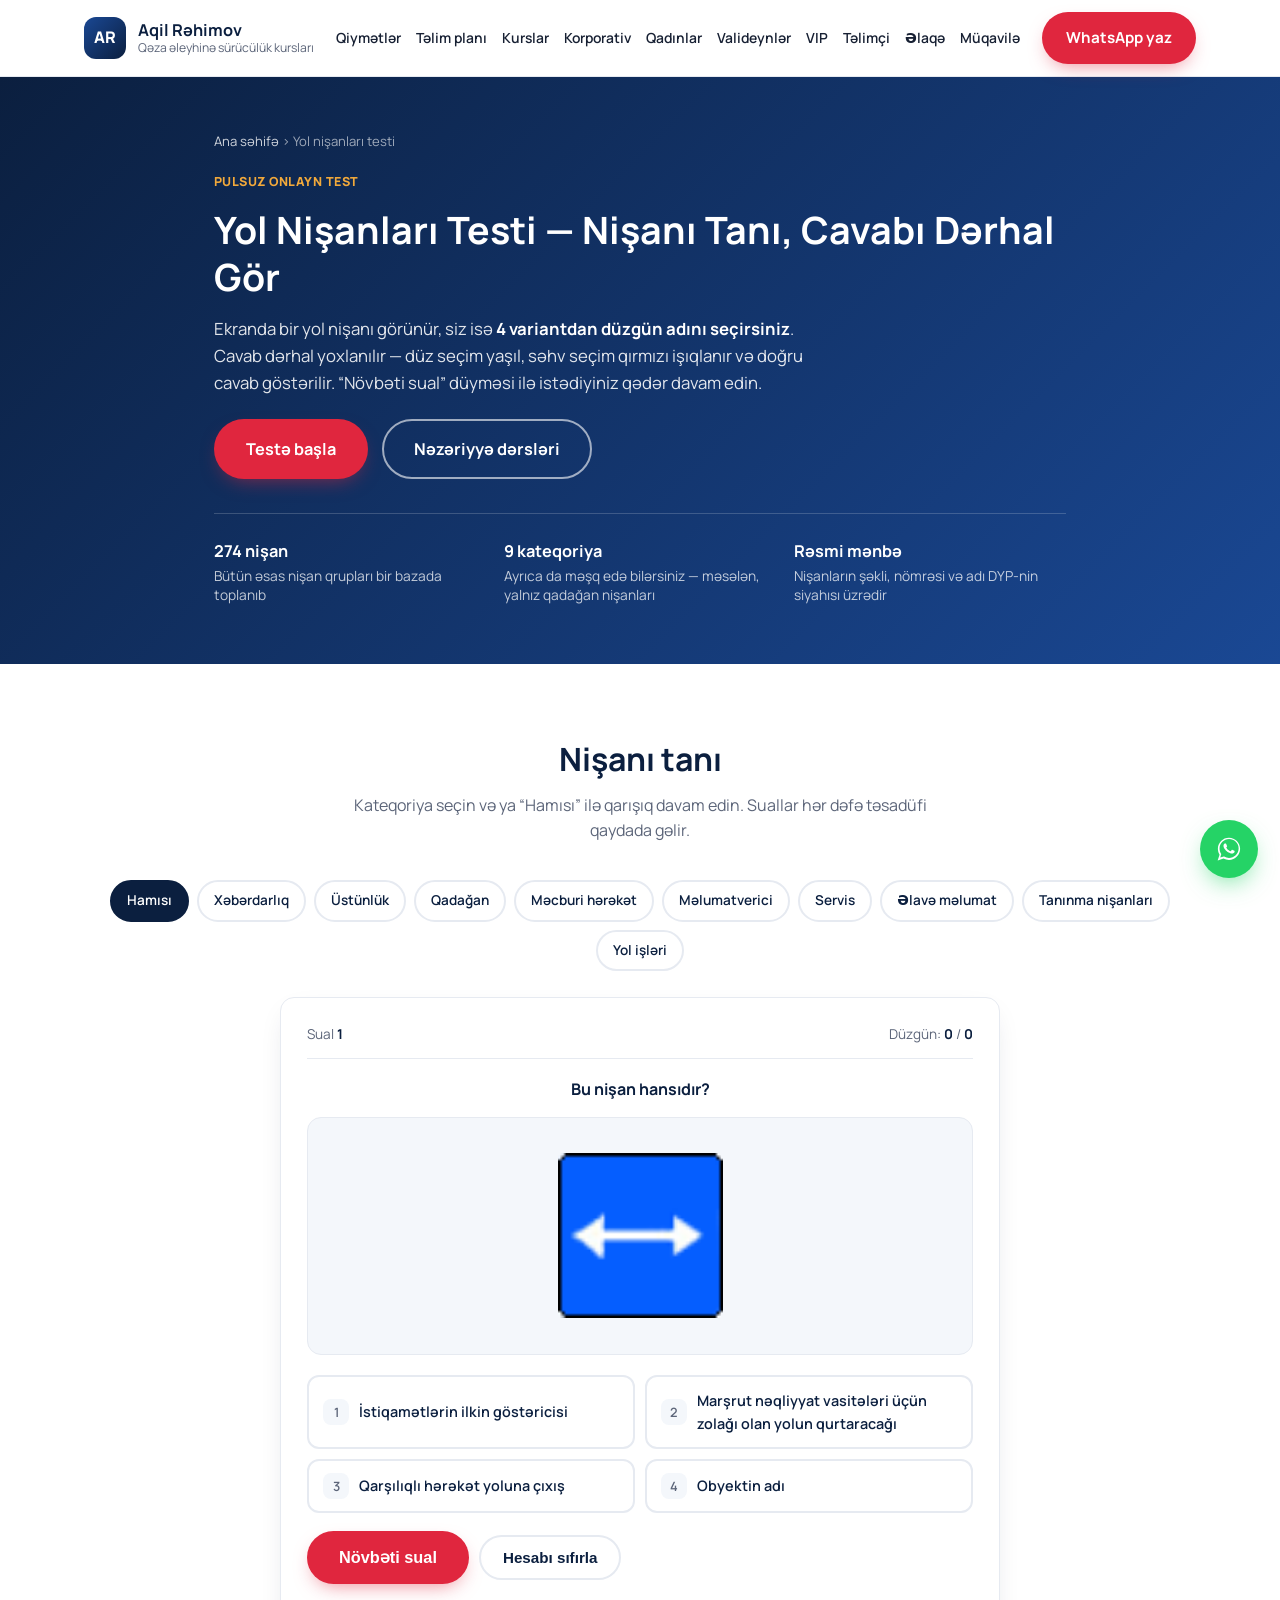
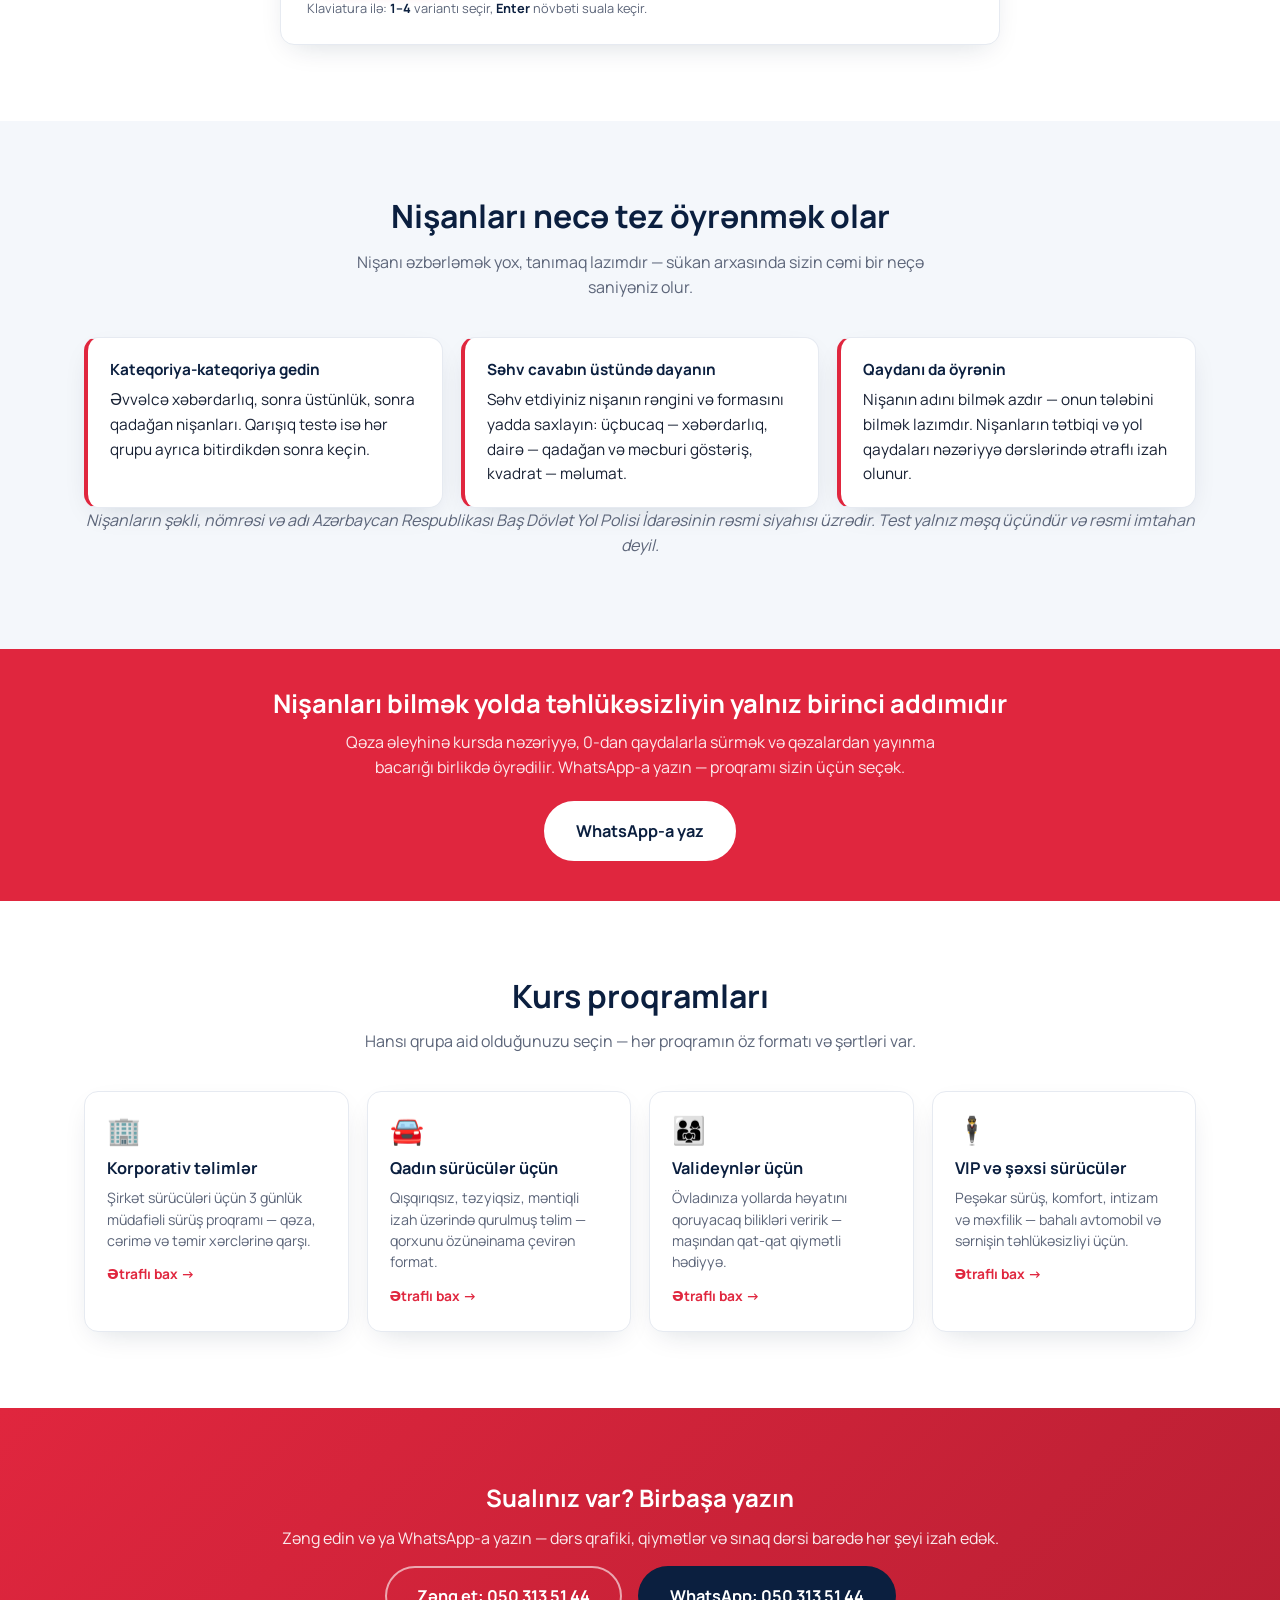
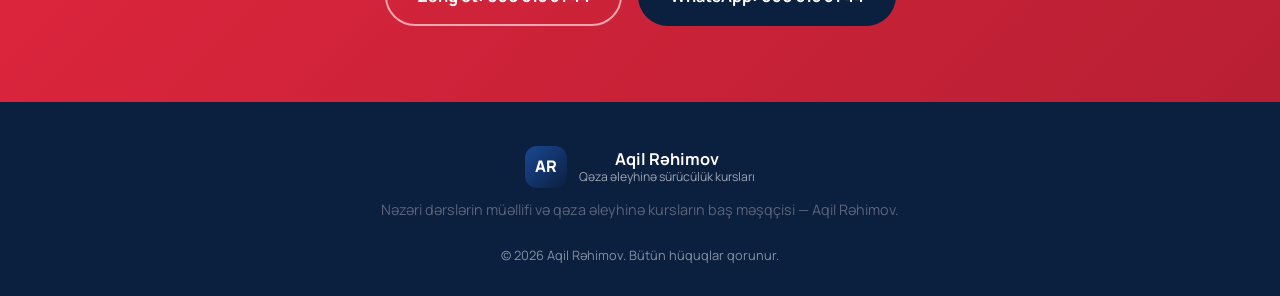
<file: nisan-testi.html>
<!DOCTYPE html>
<html lang="az">
<head>
<!-- Google tag (gtag.js) -->
<script async src="https://www.googletagmanager.com/gtag/js?id=G-WKS4B1W9EC"></script>
<script>
  window.dataLayer = window.dataLayer || [];
  function gtag(){dataLayer.push(arguments);}
  gtag('js', new Date());

  gtag('config', 'G-WKS4B1W9EC');
</script>
<meta charset="UTF-8">
<meta name="viewport" content="width=device-width, initial-scale=1.0">
<title>Yol Nişanları Testi — Onlayn Sınaq, 4 Variantlı | Aqil Rəhimov</title>
<meta name="description" content="274 rəsmi yol nişanı üzrə pulsuz onlayn test: nişan göstərilir, 4 variantdan düzgün adını seçirsiniz, cavab dərhal görünür. Xəbərdarlıq, qadağan, üstünlük, məcburi hərəkət, servis və digər kateqoriyalar.">
<link rel="canonical" href="https://avtoprays.az/nisan-testi">
<meta name="robots" content="noindex, nofollow">
<meta name="theme-color" content="#0b1f3f">
<meta property="og:type" content="website">
<meta property="og:site_name" content="Aqil Rəhimov — Qəza əleyhinə sürücülük kursları">
<meta property="og:title" content="Yol Nişanları Testi — Onlayn Sınaq, 4 Variantlı | Aqil Rəhimov">
<meta property="og:description" content="274 rəsmi yol nişanı üzrə pulsuz onlayn test: nişan göstərilir, 4 variantdan düzgün adını seçirsiniz, cavab dərhal görünür. Xəbərdarlıq, qadağan, üstünlük, məcburi hərəkət, servis və digər kateqoriyalar.">
<meta property="og:url" content="https://avtoprays.az/nisan-testi">
<meta property="og:locale" content="az_AZ">
<meta property="og:image" content="https://avtoprays.az/assets/img/obolsoy4.png">
<meta property="og:image:width" content="695">
<meta property="og:image:height" content="441">
<meta property="og:image:alt" content="Yol Nişanları Testi — Onlayn Sınaq, 4 Variantlı | Aqil Rəhimov">
<meta name="twitter:card" content="summary_large_image">
<link rel="icon" href="data:image/svg+xml,<svg xmlns=%22http://www.w3.org/2000/svg%22 viewBox=%220 0 100 100%22><text y=%22.9em%22 font-size=%2290%22>🚗</text></svg>">
<link rel="preconnect" href="https://fonts.googleapis.com">
<link rel="preconnect" href="https://fonts.gstatic.com" crossorigin>
<link href="https://fonts.googleapis.com/css2?family=Manrope:wght@400;500;600;700;800&display=swap" rel="stylesheet">
<link rel="stylesheet" href="/css/style.css?v=20260901c">
</head>
<body>

<a class="skip-link" href="#main">Əsas məzmuna keç</a>

<!-- HEADER -->
<header class="site-header" id="top">
  <div class="container header-inner">
    <a href="/" class="brand">
      <span class="brand-mark">AR</span>
      <span class="brand-text">
        <strong>Aqil Rəhimov</strong>
        <small>Qəza əleyhinə sürücülük kursları</small>
      </span>
    </a>

    <nav class="main-nav" id="mainNav">
      <a href="/#qiymetler">Qiymətlər</a>
      <a href="/#telim-plani">Təlim planı</a>
      <a href="/#kurslar">Kurslar</a>
      <a href="/korporativ">Korporativ</a>
      <a href="/qadin-suruculer">Qadınlar</a>
      <a href="/valideynler-ucun">Valideynlər</a>
      <a href="/vip-suruculer">VIP</a>
      <a href="/#teqchi">Təlimçi</a>
      <a href="/#elaqe">Əlaqə</a>
      <a href="/muqavile">Müqavilə</a>
    </nav>

    <div class="header-actions">
      <a href="tel:+994503135144" class="btn btn-ghost header-phone">
        <svg viewBox="0 0 24 24" width="18" height="18" aria-hidden="true"><path fill="currentColor" d="M6.6 10.8c1.4 2.8 3.8 5.1 6.6 6.6l2.2-2.2c.3-.3.7-.4 1-.2 1.1.4 2.3.6 3.6.6.6 0 1 .4 1 1V20c0 .6-.4 1-1 1C10.6 21 3 13.4 3 4c0-.6.4-1 1-1h3.5c.6 0 1 .4 1 1 0 1.3.2 2.5.6 3.6.1.4 0 .8-.2 1L6.6 10.8z"/></svg>
        050 313 51 44
      </a>
      <a href="https://wa.me/994503135144?text=Salam%2C%20q%C9%99za%20%C9%99leyhin%C9%99%20s%C3%BCr%C3%BCc%C3%BCl%C3%BCk%20kurslar%C4%B1%20haqq%C4%B1nda%20m%C9%99lumat%20almaq%20ist%C9%99yir%C9%99m." class="btn btn-primary" target="_blank" rel="noopener">WhatsApp yaz</a>
    </div>

    <button class="nav-toggle" id="navToggle" aria-label="Menyunu aç" aria-expanded="false">
      <span></span><span></span><span></span>
    </button>
  </div>
</header>

<main id="main">
  <!-- PAGE HERO -->
  <section class="page-hero">
    <div class="container">
      <p class="breadcrumb"><a href="/">Ana səhifə</a> &rsaquo; Yol nişanları testi</p>
      <p class="eyebrow">PULSUZ ONLAYN TEST</p>
      <h1>Yol Nişanları Testi — Nişanı Tanı, Cavabı Dərhal Gör</h1>
      <p class="lead">Ekranda bir yol nişanı görünür, siz isə <strong>4 variantdan düzgün adını seçirsiniz</strong>. Cavab dərhal yoxlanılır — düz seçim yaşıl, səhv seçim qırmızı işıqlanır və doğru cavab göstərilir. “Növbəti sual” düyməsi ilə istədiyiniz qədər davam edin.</p>
      <div class="hero-actions">
        <a href="#test" class="btn btn-primary btn-lg">Testə başla</a>
        <a href="/#kurslar" class="btn btn-outline-light btn-lg">Nəzəriyyə dərsləri</a>
      </div>
      <div class="hero-stats">
        <div><strong>274 nişan</strong>Bütün əsas nişan qrupları bir bazada toplanıb</div>
        <div><strong>9 kateqoriya</strong>Ayrıca da məşq edə bilərsiniz — məsələn, yalnız qadağan nişanları</div>
        <div><strong>Rəsmi mənbə</strong>Nişanların şəkli, nömrəsi və adı DYP-nin siyahısı üzrədir</div>
      </div>
    </div>
  </section>

  <!-- TEST -->
  <section class="section" id="test">
    <div class="container">
      <h2 class="section-title reveal">Nişanı tanı</h2>
      <p class="section-sub reveal">Kateqoriya seçin və ya “Hamısı” ilə qarışıq davam edin. Suallar hər dəfə təsadüfi qaydada gəlir.</p>

      <div class="quiz-filters reveal" id="quizFilters" role="group" aria-label="Nişan kateqoriyası"></div>

      <div class="quiz-card reveal" id="quiz">
        <div class="quiz-top">
          <span class="quiz-count">Sual <b id="quizNo">1</b></span>
          <span class="quiz-score">Düzgün: <b id="quizRight">0</b> / <b id="quizAsked">0</b></span>
        </div>

        <p class="quiz-ask">Bu nişan hansıdır?</p>

        <figure class="quiz-sign">
          <img id="quizImg" src="/assets/nisanlar/xeberdarliq/1-1.gif" alt="Test üçün yol nişanı" width="50" height="50">
        </figure>

        <div class="quiz-options" id="quizOptions"></div>

        <p class="quiz-feedback" id="quizFeedback" role="status" aria-live="polite" hidden></p>

        <div class="quiz-actions">
          <button type="button" class="btn btn-primary btn-lg" id="quizNext" disabled>Növbəti sual</button>
          <button type="button" class="btn btn-ghost" id="quizReset">Hesabı sıfırla</button>
        </div>

        <p class="quiz-hint">Klaviatura ilə: <b>1–4</b> variantı seçir, <b>Enter</b> növbəti suala keçir.</p>
      </div>

      <noscript>
        <p class="lang-note">Test JavaScript tələb edir — brauzerinizdə JavaScript-i aktiv edin.</p>
      </noscript>
    </div>
  </section>

  <!-- HOW TO USE -->
  <section class="section alt">
    <div class="container">
      <h2 class="section-title reveal">Nişanları necə tez öyrənmək olar</h2>
      <p class="section-sub reveal">Nişanı əzbərləmək yox, tanımaq lazımdır — sükan arxasında sizin cəmi bir neçə saniyəniz olur.</p>
      <div class="pain-grid">
        <div class="pain-card reveal">
          <strong>Kateqoriya-kateqoriya gedin</strong>
          Əvvəlcə xəbərdarlıq, sonra üstünlük, sonra qadağan nişanları. Qarışıq testə isə hər qrupu ayrıca bitirdikdən sonra keçin.
        </div>
        <div class="pain-card reveal">
          <strong>Səhv cavabın üstündə dayanın</strong>
          Səhv etdiyiniz nişanın rəngini və formasını yadda saxlayın: üçbucaq — xəbərdarlıq, dairə — qadağan və məcburi göstəriş, kvadrat — məlumat.
        </div>
        <div class="pain-card reveal">
          <strong>Qaydanı da öyrənin</strong>
          Nişanın adını bilmək azdır — onun tələbini bilmək lazımdır. Nişanların tətbiqi və yol qaydaları nəzəriyyə dərslərində ətraflı izah olunur.
        </div>
      </div>
      <p class="lang-note reveal">Nişanların şəkli, nömrəsi və adı Azərbaycan Respublikası Baş Dövlət Yol Polisi İdarəsinin rəsmi siyahısı üzrədir. Test yalnız məşq üçündür və rəsmi imtahan deyil.</p>
    </div>
  </section>

  <!-- CTA BAND -->
  <section class="cta-band">
    <div class="container reveal">
      <h2>Nişanları bilmək yolda təhlükəsizliyin yalnız birinci addımıdır</h2>
      <p>Qəza əleyhinə kursda nəzəriyyə, 0-dan qaydalarla sürmək və qəzalardan yayınma bacarığı birlikdə öyrədilir. WhatsApp-a yazın — proqramı sizin üçün seçək.</p>
      <a href="https://wa.me/994503135144?text=Salam%2C%20yol%20ni%C5%9Fanlar%C4%B1%20testini%20sayt%C4%B1n%C4%B1zda%20g%C3%B6rd%C3%BCm.%20Kurslar%20haqq%C4%B1nda%20m%C9%99lumat%20almaq%20ist%C9%99yir%C9%99m." class="btn btn-lg" target="_blank" rel="noopener">WhatsApp-a yaz</a>
    </div>
  </section>

  <!-- PROGRAMS -->
  <section class="section">
    <div class="container">
      <h2 class="section-title reveal">Kurs proqramları</h2>
      <p class="section-sub reveal">Hansı qrupa aid olduğunuzu seçin — hər proqramın öz formatı və şərtləri var.</p>
      <div class="program-grid">
        <a class="program-card reveal" href="/korporativ">
          <span class="pc-icon" aria-hidden="true">🏢</span>
          <strong>Korporativ təlimlər</strong>
          <span>Şirkət sürücüləri üçün 3 günlük müdafiəli sürüş proqramı — qəza, cərimə və təmir xərclərinə qarşı.</span>
          <em>Ətraflı bax →</em>
        </a>
        <a class="program-card reveal" href="/qadin-suruculer">
          <span class="pc-icon" aria-hidden="true">🚘</span>
          <strong>Qadın sürücülər üçün</strong>
          <span>Qışqırıqsız, təzyiqsiz, məntiqli izah üzərində qurulmuş təlim — qorxunu özünəinama çevirən format.</span>
          <em>Ətraflı bax →</em>
        </a>
        <a class="program-card reveal" href="/valideynler-ucun">
          <span class="pc-icon" aria-hidden="true">👨‍👩‍👧</span>
          <strong>Valideynlər üçün</strong>
          <span>Övladınıza yollarda həyatını qoruyacaq bilikləri veririk — maşından qat-qat qiymətli hədiyyə.</span>
          <em>Ətraflı bax →</em>
        </a>
        <a class="program-card reveal" href="/vip-suruculer">
          <span class="pc-icon" aria-hidden="true">🕴️</span>
          <strong>VIP və şəxsi sürücülər</strong>
          <span>Peşəkar sürüş, komfort, intizam və məxfilik — bahalı avtomobil və sərnişin təhlükəsizliyi üçün.</span>
          <em>Ətraflı bax →</em>
        </a>
      </div>
    </div>
  </section>

  <!-- FINAL CTA -->
  <section class="section final-cta" id="elaqe">
    <div class="container reveal">
      <h2>Sualınız var? Birbaşa yazın</h2>
      <p>Zəng edin və ya WhatsApp-a yazın — dərs qrafiki, qiymətlər və sınaq dərsi barədə hər şeyi izah edək.</p>
      <div class="cta-buttons">
        <a href="tel:+994503135144" class="btn btn-lg btn-outline-light">Zəng et: 050 313 51 44</a>
        <a href="https://wa.me/994503135144?text=Salam%2C%20q%C9%99za%20%C9%99leyhin%C9%99%20s%C3%BCr%C3%BCc%C3%BCl%C3%BCk%20kurslar%C4%B1%20haqq%C4%B1nda%20m%C9%99lumat%20almaq%20ist%C9%99yir%C9%99m." class="btn btn-lg btn-primary" target="_blank" rel="noopener">WhatsApp: 050 313 51 44</a>
      </div>
    </div>
  </section>
</main>


<footer class="site-footer">
  <div class="container footer-inner">
    <div class="brand footer-brand">
      <span class="brand-mark">AR</span>
      <span class="brand-text">
        <strong>Aqil Rəhimov</strong>
        <small>Qəza əleyhinə sürücülük kursları</small>
      </span>
    </div>
    <p class="footer-note">Nəzəri dərslərin müəllifi və qəza əleyhinə kursların baş məşqçisi — Aqil Rəhimov.</p>
    <div class="visit-counter" id="visitCounter" hidden>
      <div class="vc-item">
        <span class="vc-num" id="vcTotal">0</span>
        <span class="vc-label">Ümumi ziyarətçi</span>
      </div>
      <div class="vc-item">
        <span class="vc-num" id="vcToday">0</span>
        <span class="vc-label">Bu gün</span>
      </div>
      <div class="vc-item">
        <span class="vc-num" id="vcOnline">0</span>
        <span class="vc-label">Hazırda saytda</span>
      </div>
    </div>
    <p class="footer-copy">&copy; <span id="year"></span> Aqil Rəhimov. Bütün hüquqlar qorunur.</p>
  </div>
</footer>

<a href="https://wa.me/994503135144" class="floating-whatsapp" target="_blank" rel="noopener" aria-label="WhatsApp ilə yazın">
  <svg viewBox="0 0 32 32" width="28" height="28" aria-hidden="true"><path fill="currentColor" d="M16 3C9 3 3.3 8.7 3.3 15.7c0 2.5.7 4.8 1.9 6.8L3 29l6.7-2.1c1.9 1 4.1 1.6 6.3 1.6 7 0 12.7-5.7 12.7-12.7C28.7 8.7 23 3 16 3zm0 23.2c-2 0-3.9-.5-5.6-1.5l-.4-.2-4 1.2 1.2-3.9-.3-.4c-1.1-1.8-1.7-3.8-1.7-5.9 0-6 4.9-10.9 10.9-10.9 2.9 0 5.6 1.1 7.7 3.2 2.1 2.1 3.2 4.8 3.2 7.7-.1 6-5 10.7-11 10.7zm6-8.2c-.3-.2-1.9-1-2.2-1.1-.3-.1-.5-.2-.7.2-.2.3-.8 1.1-1 1.3-.2.2-.4.2-.7.1-.3-.2-1.4-.5-2.6-1.6-1-.9-1.6-2-1.8-2.3-.2-.3 0-.5.1-.6.1-.1.3-.4.4-.5.1-.2.2-.3.3-.5.1-.2 0-.4 0-.5-.1-.2-.7-1.7-1-2.3-.2-.6-.5-.5-.7-.5h-.6c-.2 0-.5.1-.8.4-.3.3-1 1-1 2.5 0 1.5 1.1 2.9 1.2 3.1.1.2 2.2 3.4 5.3 4.7.7.3 1.3.5 1.8.7.8.2 1.4.2 2 .1.6-.1 1.9-.8 2.2-1.5.3-.7.3-1.3.2-1.5-.1-.1-.3-.2-.6-.4z"/></svg>
</a>

<script type="application/ld+json">
{
  "@context": "https://schema.org",
  "@type": "BreadcrumbList",
  "itemListElement": [
    {
      "@type": "ListItem",
      "position": 1,
      "name": "Ana səhifə",
      "item": "https://avtoprays.az/"
    },
    {
      "@type": "ListItem",
      "position": 2,
      "name": "Yol nişanları testi",
      "item": "https://avtoprays.az/nisan-testi"
    }
  ]
}
</script>
<script src="/js/script.js?v=20260901c"></script>
<script src="/js/nisanlar-data.js?v=20260901c"></script>
<script src="/js/nisan-testi.js?v=20260901c"></script>
</body>
</html>
</file>
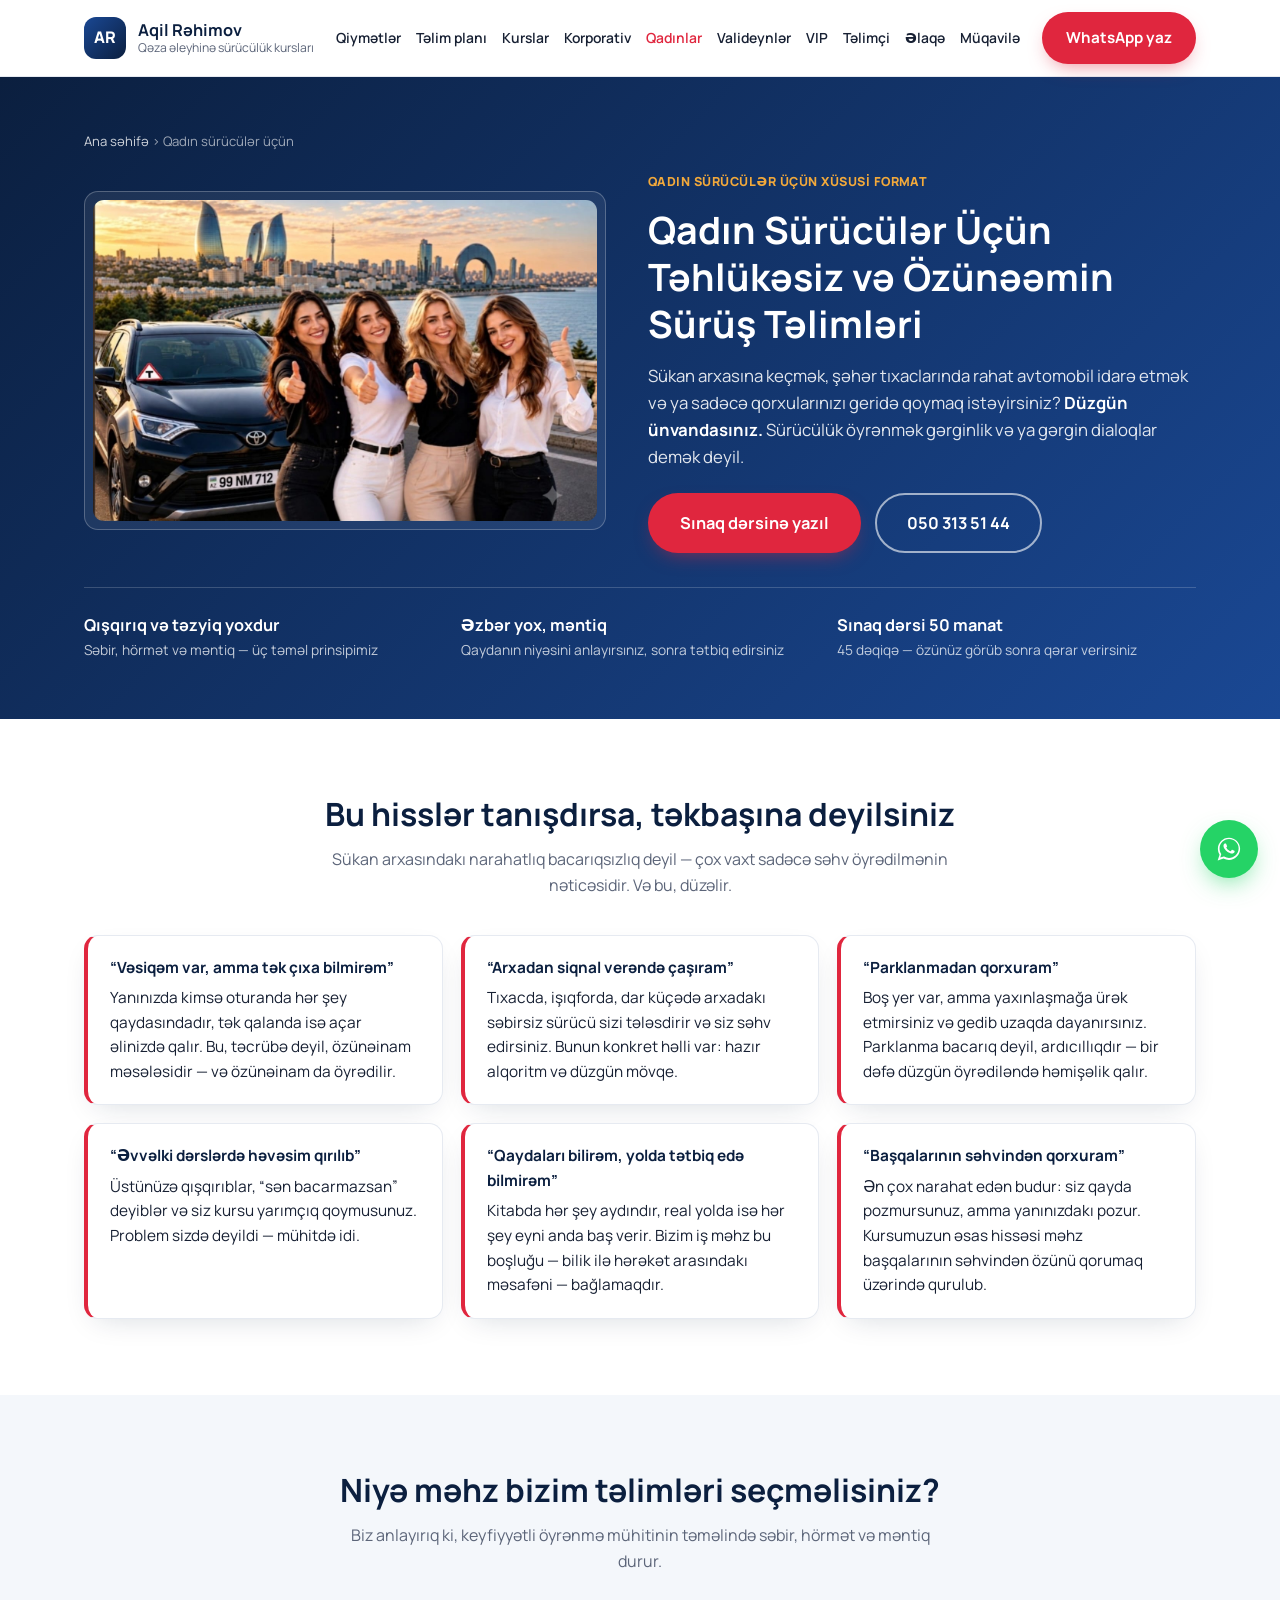
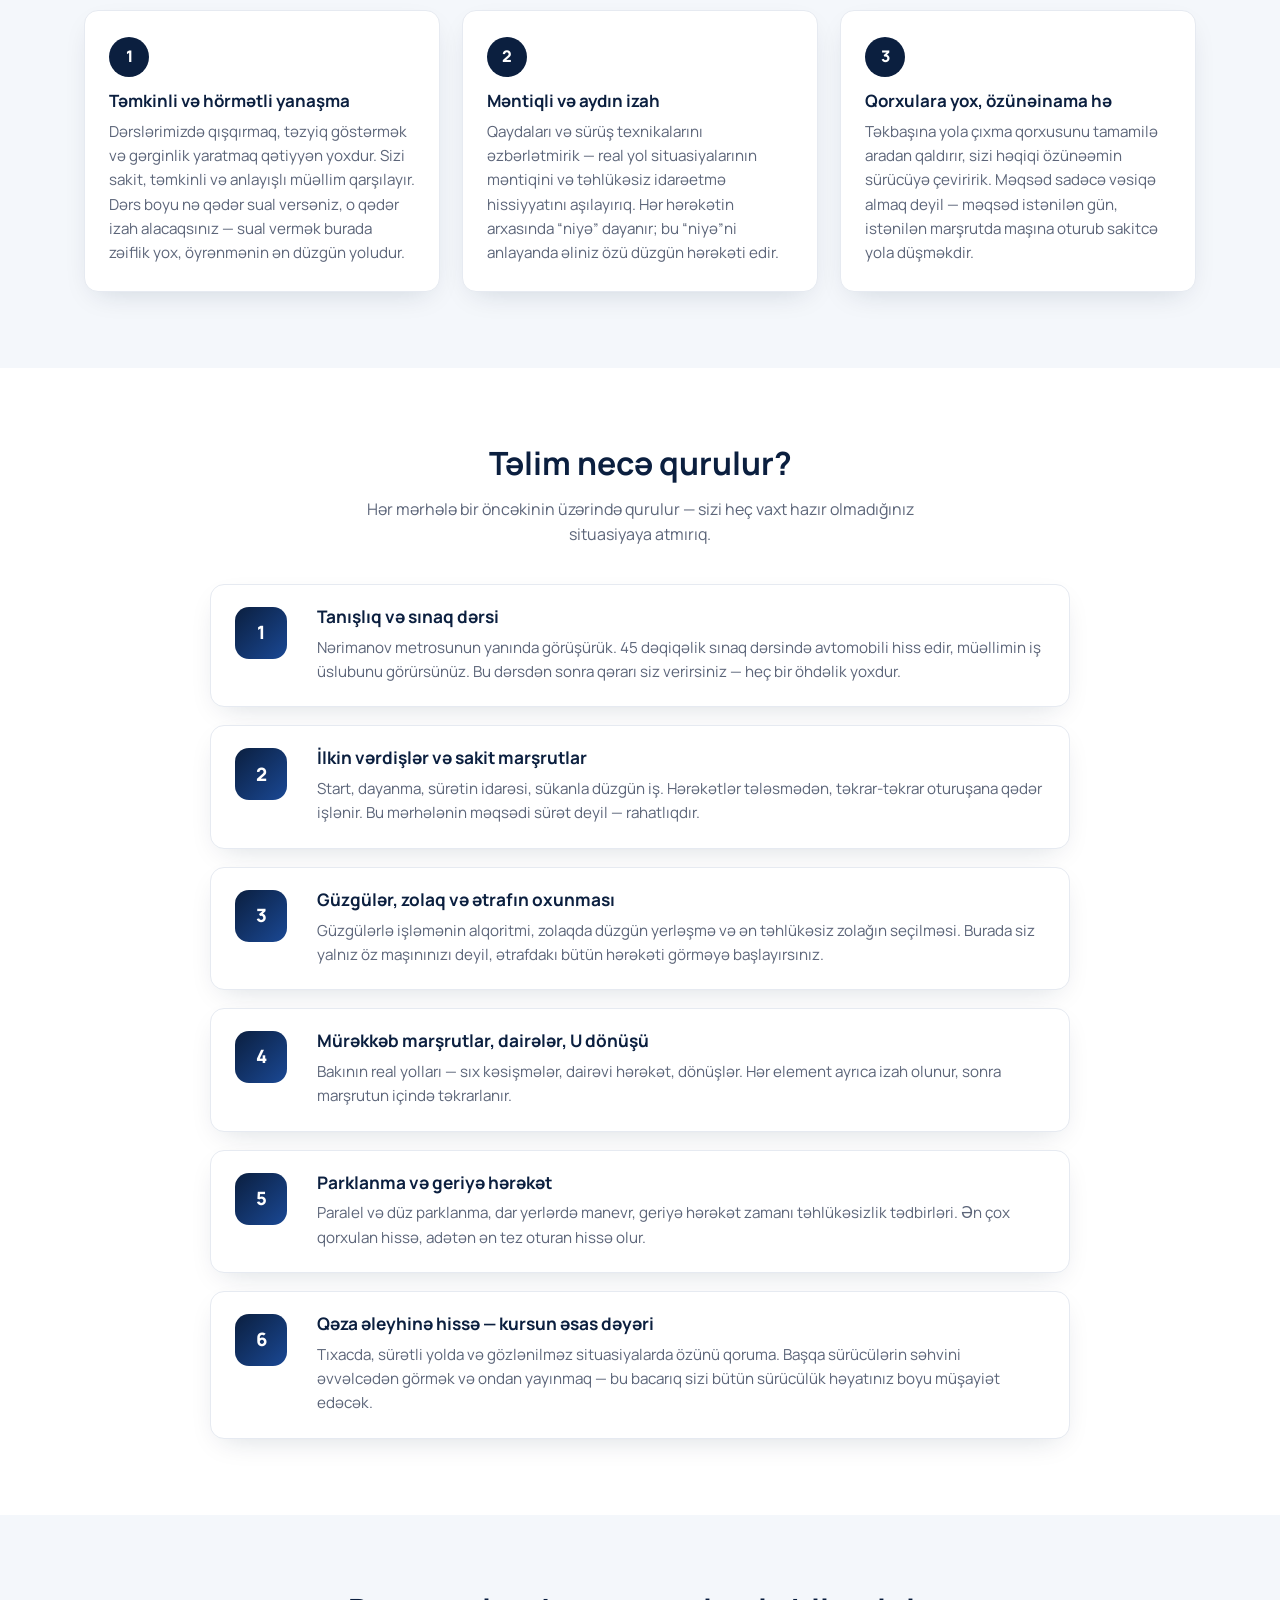
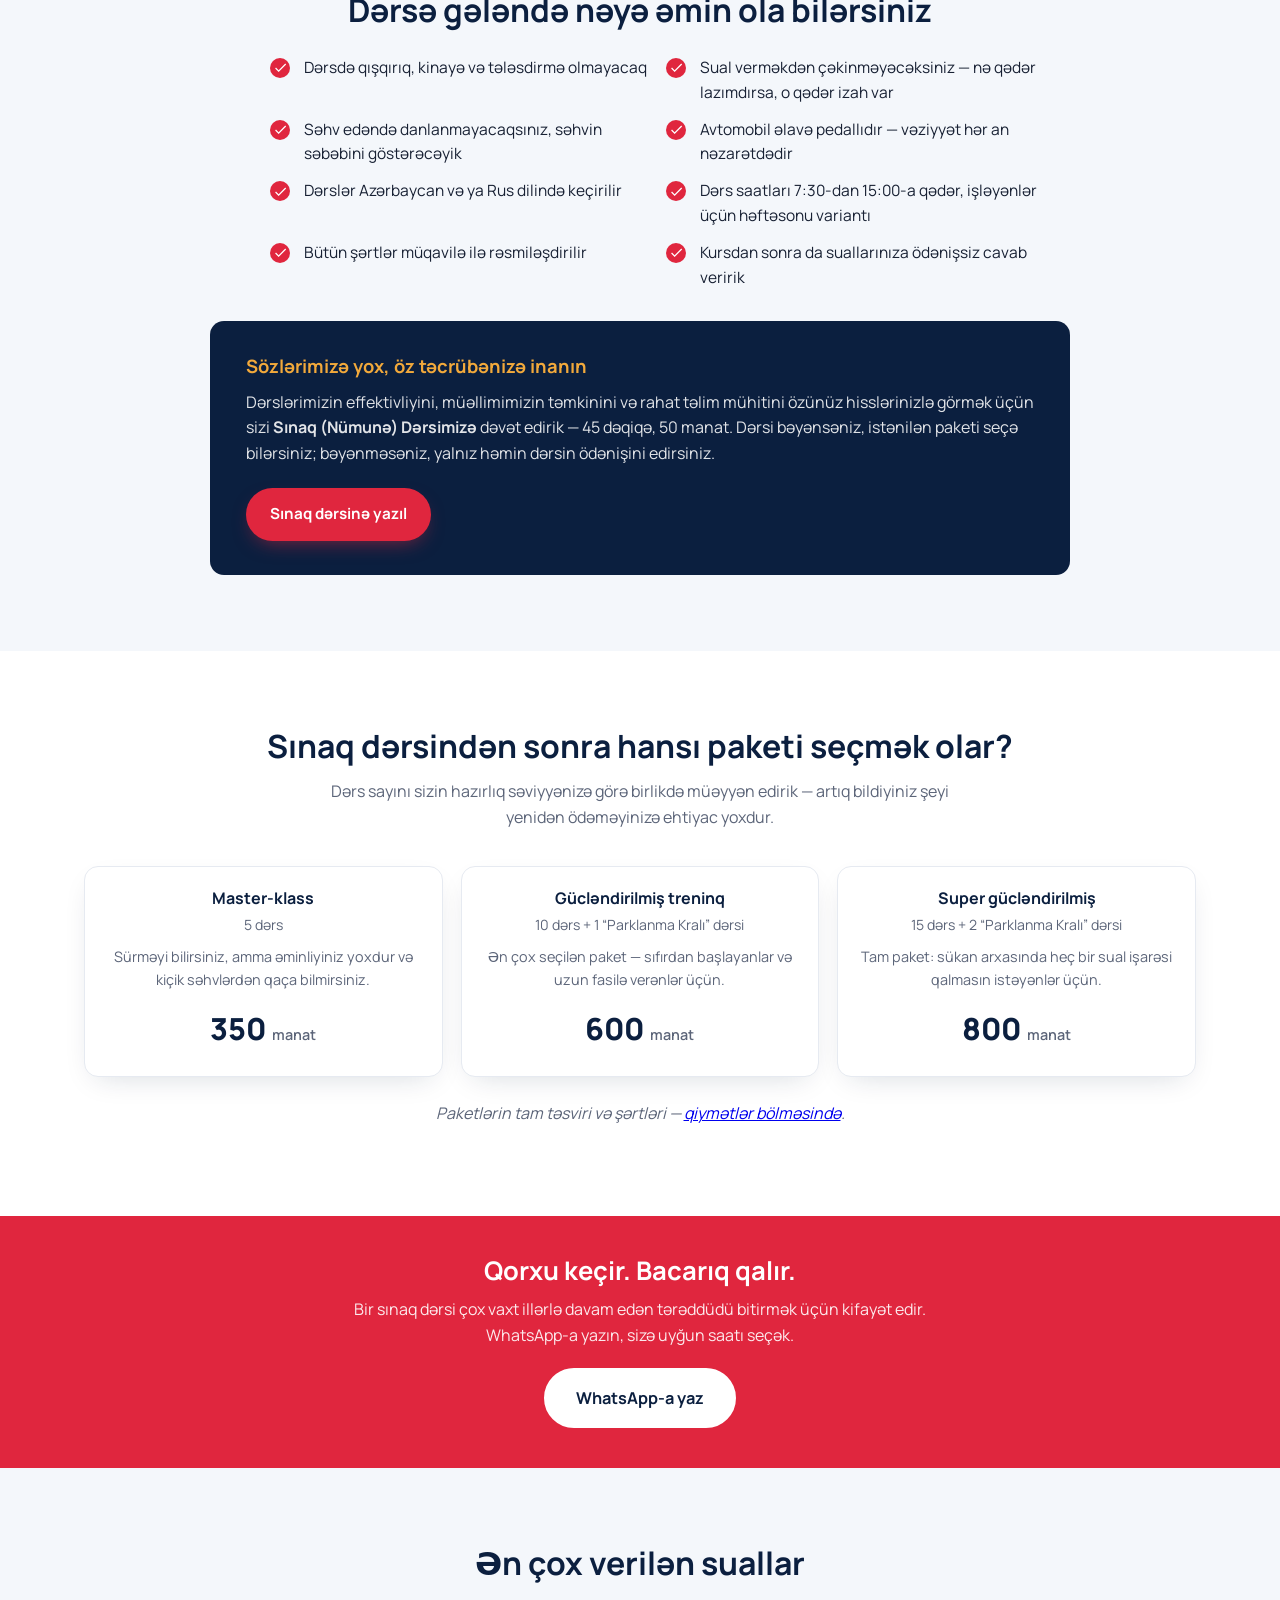
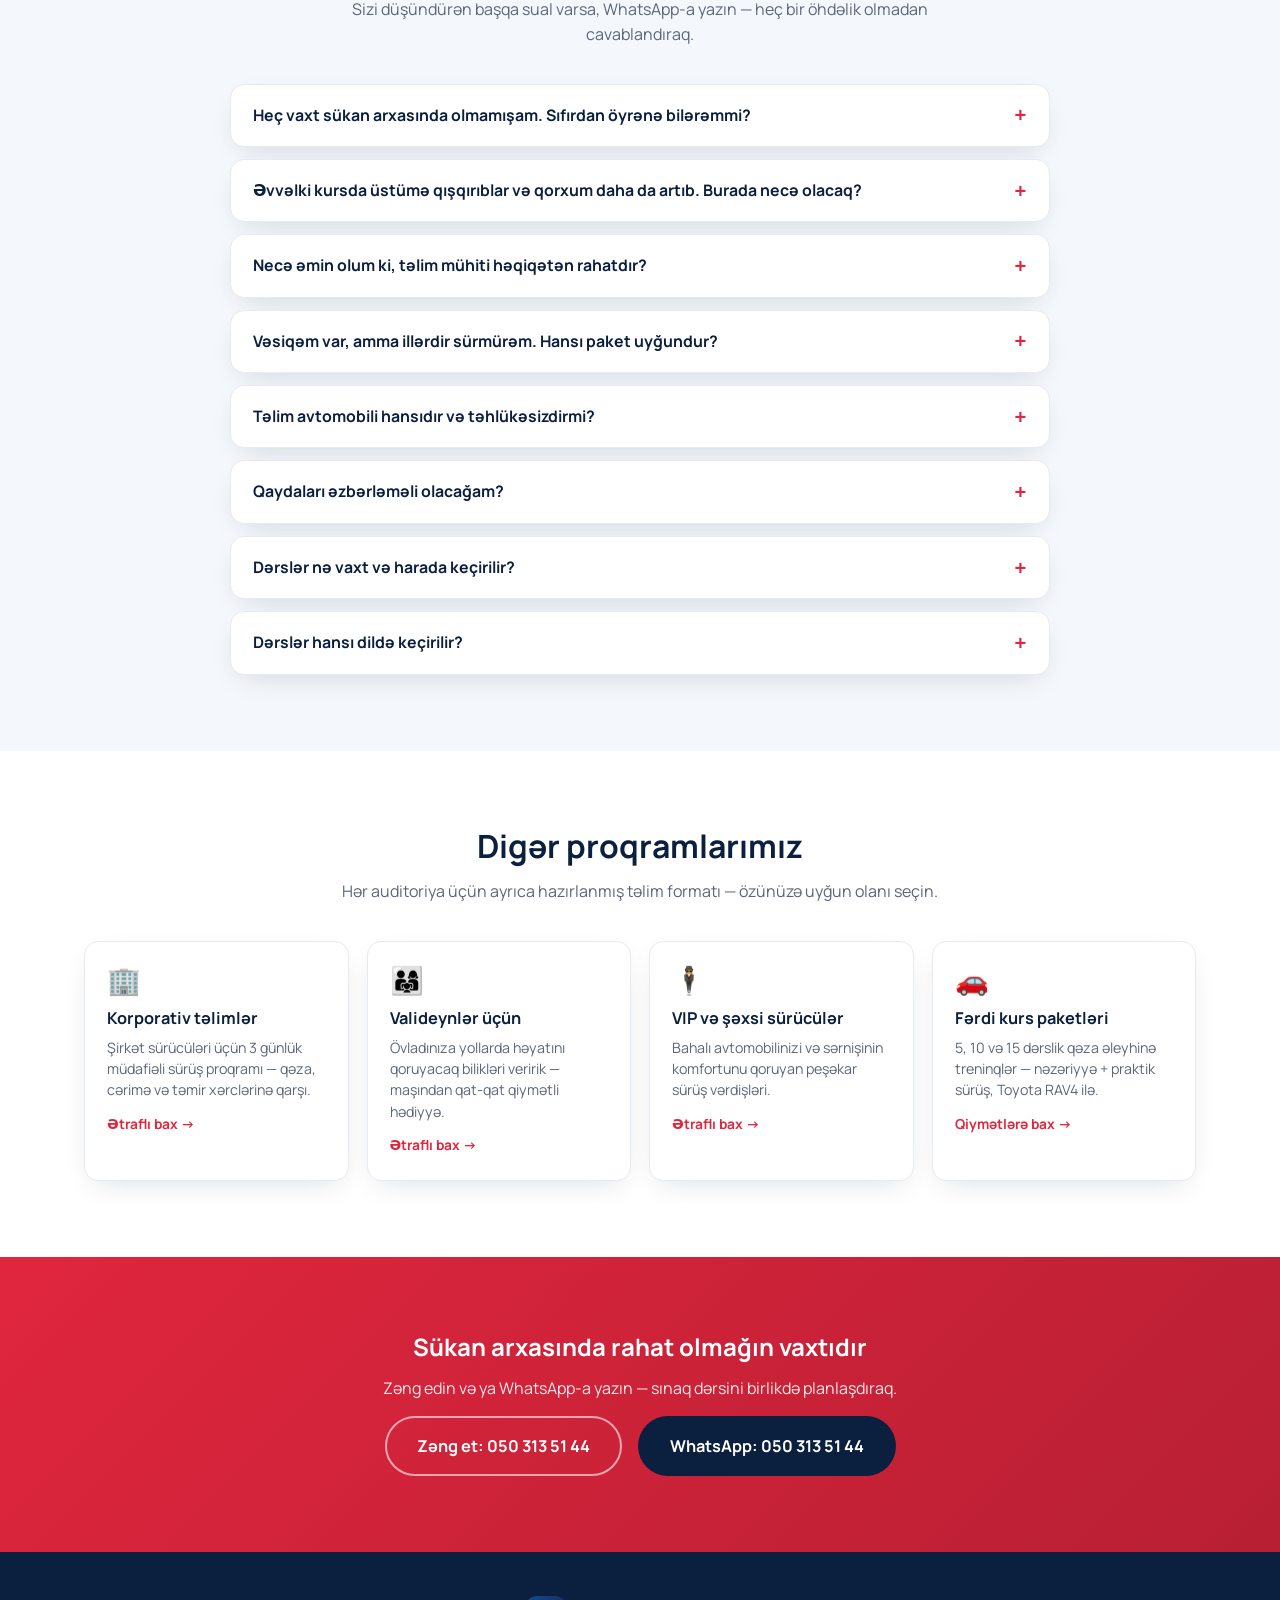
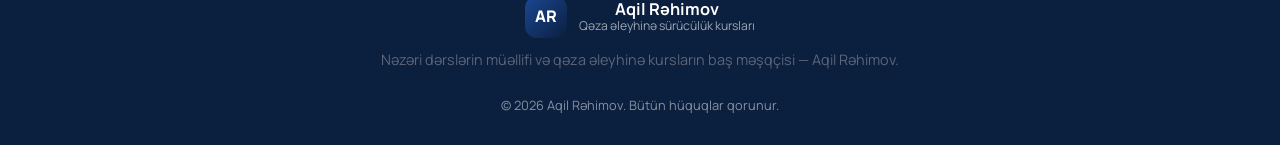
<file: qadin-suruculer.html>
<!DOCTYPE html>
<html lang="az">
<head>
<!-- Google tag (gtag.js) -->
<script async src="https://www.googletagmanager.com/gtag/js?id=G-WKS4B1W9EC"></script>
<script>
  window.dataLayer = window.dataLayer || [];
  function gtag(){dataLayer.push(arguments);}
  gtag('js', new Date());

  gtag('config', 'G-WKS4B1W9EC');
</script>
<meta charset="UTF-8">
<meta name="viewport" content="width=device-width, initial-scale=1.0">
<title>Qadın Sürücülər Üçün Sürüş Təlimləri | Aqil Rəhimov — Bakı</title>
<meta name="description" content="Qadınlar üçün təhlükəsiz və özünəəmin sürüş təlimləri: qışqırıq və təzyiq yoxdur, məntiqli izah var. Sınaq dərsi 45 dəq / 50 manat. Bakı, Nərimanov.">
<link rel="canonical" href="https://avtoprays.az/qadin-suruculer">
<meta name="robots" content="index, follow, max-image-preview:large, max-snippet:-1">
<meta name="theme-color" content="#0b1f3f">
<meta property="og:type" content="website">
<meta property="og:site_name" content="Aqil Rəhimov — Qəza əleyhinə sürücülük kursları">
<meta property="og:title" content="Qadın Sürücülər Üçün Sürüş Təlimləri | Aqil Rəhimov — Bakı">
<meta property="og:description" content="Qadınlar üçün təhlükəsiz və özünəəmin sürüş təlimləri: qışqırıq və təzyiq yoxdur, məntiqli izah var. Sınaq dərsi 45 dəq / 50 manat. Bakı, Nərimanov.">
<meta property="og:url" content="https://avtoprays.az/qadin-suruculer">
<meta property="og:locale" content="az_AZ">
<meta property="og:image" content="https://avtoprays.az/assets/img/qadin-suruculer.jpg">
<meta property="og:image:width" content="1314">
<meta property="og:image:height" content="839">
<meta property="og:image:alt" content="Qadın Sürücülər Üçün Sürüş Təlimləri | Aqil Rəhimov — Bakı">
<meta name="twitter:card" content="summary_large_image">
<link rel="icon" href="data:image/svg+xml,<svg xmlns=%22http://www.w3.org/2000/svg%22 viewBox=%220 0 100 100%22><text y=%22.9em%22 font-size=%2290%22>🚗</text></svg>">
<link rel="preconnect" href="https://fonts.googleapis.com">
<link rel="preconnect" href="https://fonts.gstatic.com" crossorigin>
<link href="https://fonts.googleapis.com/css2?family=Manrope:wght@400;500;600;700;800&display=swap" rel="stylesheet">
<link rel="stylesheet" href="/css/style.css?v=20260901c">
</head>
<body>

<a class="skip-link" href="#main">Əsas məzmuna keç</a>

<!-- HEADER -->
<header class="site-header" id="top">
  <div class="container header-inner">
    <a href="/" class="brand">
      <span class="brand-mark">AR</span>
      <span class="brand-text">
        <strong>Aqil Rəhimov</strong>
        <small>Qəza əleyhinə sürücülük kursları</small>
      </span>
    </a>

    <nav class="main-nav" id="mainNav">
      <a href="/#qiymetler">Qiymətlər</a>
      <a href="/#telim-plani">Təlim planı</a>
      <a href="/#kurslar">Kurslar</a>
      <a href="/korporativ">Korporativ</a>
      <a href="/qadin-suruculer" aria-current="page">Qadınlar</a>
      <a href="/valideynler-ucun">Valideynlər</a>
      <a href="/vip-suruculer">VIP</a>
      <a href="/#teqchi">Təlimçi</a>
      <a href="/#elaqe">Əlaqə</a>
      <a href="/muqavile">Müqavilə</a>
    </nav>

    <div class="header-actions">
      <a href="tel:+994503135144" class="btn btn-ghost header-phone">
        <svg viewBox="0 0 24 24" width="18" height="18" aria-hidden="true"><path fill="currentColor" d="M6.6 10.8c1.4 2.8 3.8 5.1 6.6 6.6l2.2-2.2c.3-.3.7-.4 1-.2 1.1.4 2.3.6 3.6.6.6 0 1 .4 1 1V20c0 .6-.4 1-1 1C10.6 21 3 13.4 3 4c0-.6.4-1 1-1h3.5c.6 0 1 .4 1 1 0 1.3.2 2.5.6 3.6.1.4 0 .8-.2 1L6.6 10.8z"/></svg>
        050 313 51 44
      </a>
      <a href="https://wa.me/994503135144?text=Salam%2C%20q%C9%99za%20%C9%99leyhin%C9%99%20s%C3%BCr%C3%BCc%C3%BCl%C3%BCk%20kurslar%C4%B1%20haqq%C4%B1nda%20m%C9%99lumat%20almaq%20ist%C9%99yir%C9%99m." class="btn btn-primary" target="_blank" rel="noopener">WhatsApp yaz</a>
    </div>

    <button class="nav-toggle" id="navToggle" aria-label="Menyunu aç" aria-expanded="false">
      <span></span><span></span><span></span>
    </button>
  </div>
</header>

<main id="main">
  <!-- PAGE HERO -->
  <section class="page-hero page-hero--split">
    <div class="container">
      <p class="breadcrumb"><a href="/">Ana səhifə</a> &rsaquo; Qadın sürücülər üçün</p>
      <div class="hero-split">
        <div class="hero-copy">
          <p class="eyebrow">QADIN SÜRÜCÜLƏR ÜÇÜN XÜSUSİ FORMAT</p>
          <h1>Qadın Sürücülər Üçün Təhlükəsiz və Özünəəmin Sürüş Təlimləri</h1>
          <p class="lead">Sükan arxasına keçmək, şəhər tıxaclarında rahat avtomobil idarə etmək və ya sadəcə qorxularınızı geridə qoymaq istəyirsiniz? <strong>Düzgün ünvandasınız.</strong> Sürücülük öyrənmək gərginlik və ya gərgin dialoqlar demək deyil.</p>
          <div class="hero-actions">
            <a href="https://wa.me/994503135144?text=Salam%2C%20qad%C4%B1n%20s%C3%BCr%C3%BCc%C3%BCl%C9%99r%20%C3%BC%C3%A7%C3%BCn%20s%C3%BCr%C3%BC%C5%9F%20t%C9%99liml%C9%99ri%20v%C9%99%20s%C4%B1naq%20d%C9%99rsi%20il%C9%99%20maraqlan%C4%B1ram." class="btn btn-primary btn-lg" target="_blank" rel="noopener">Sınaq dərsinə yazıl</a>
            <a href="tel:+994503135144" class="btn btn-outline-light btn-lg">050 313 51 44</a>
          </div>
        </div>
        <figure class="hero-photo">
          <img src="/assets/img/qadin-suruculer.jpg" width="1314" height="839" alt="Bakı bulvarında “T” nişanlı Toyota RAV4 təlim avtomobilinin yanında dayanan dörd qadın sürücü">
        </figure>
      </div>
      <div class="hero-stats">
        <div><strong>Qışqırıq və təzyiq yoxdur</strong>Səbir, hörmət və məntiq — üç təməl prinsipimiz</div>
        <div><strong>Əzbər yox, məntiq</strong>Qaydanın niyəsini anlayırsınız, sonra tətbiq edirsiniz</div>
        <div><strong>Sınaq dərsi 50 manat</strong>45 dəqiqə — özünüz görüb sonra qərar verirsiniz</div>
      </div>
    </div>
  </section>
  <!-- FEARS -->
  <section class="section">
    <div class="container">
      <h2 class="section-title reveal">Bu hisslər tanışdırsa, təkbaşına deyilsiniz</h2>
      <p class="section-sub reveal">Sükan arxasındakı narahatlıq bacarıqsızlıq deyil — çox vaxt sadəcə səhv öyrədilmənin nəticəsidir. Və bu, düzəlir.</p>
      <div class="pain-grid">
        <div class="pain-card reveal">
          <strong>“Vəsiqəm var, amma tək çıxa bilmirəm”</strong>
          Yanınızda kimsə oturanda hər şey qaydasındadır, tək qalanda isə açar əlinizdə qalır. Bu, təcrübə deyil, özünəinam məsələsidir — və özünəinam da öyrədilir.
        </div>
        <div class="pain-card reveal">
          <strong>“Arxadan siqnal verəndə çaşıram”</strong>
          Tıxacda, işıqforda, dar küçədə arxadakı səbirsiz sürücü sizi tələsdirir və siz səhv edirsiniz. Bunun konkret həlli var: hazır alqoritm və düzgün mövqe.
        </div>
        <div class="pain-card reveal">
          <strong>“Parklanmadan qorxuram”</strong>
          Boş yer var, amma yaxınlaşmağa ürək etmirsiniz və gedib uzaqda dayanırsınız. Parklanma bacarıq deyil, ardıcıllıqdır — bir dəfə düzgün öyrədiləndə həmişəlik qalır.
        </div>
        <div class="pain-card reveal">
          <strong>“Əvvəlki dərslərdə həvəsim qırılıb”</strong>
          Üstünüzə qışqırıblar, “sən bacarmazsan” deyiblər və siz kursu yarımçıq qoymusunuz. Problem sizdə deyildi — mühitdə idi.
        </div>
        <div class="pain-card reveal">
          <strong>“Qaydaları bilirəm, yolda tətbiq edə bilmirəm”</strong>
          Kitabda hər şey aydındır, real yolda isə hər şey eyni anda baş verir. Bizim iş məhz bu boşluğu — bilik ilə hərəkət arasındakı məsafəni — bağlamaqdır.
        </div>
        <div class="pain-card reveal">
          <strong>“Başqalarının səhvindən qorxuram”</strong>
          Ən çox narahat edən budur: siz qayda pozmursunuz, amma yanınızdakı pozur. Kursumuzun əsas hissəsi məhz başqalarının səhvindən özünü qorumaq üzərində qurulub.
        </div>
      </div>
    </div>
  </section>

  <!-- WHY US -->
  <section class="section alt">
    <div class="container">
      <h2 class="section-title reveal">Niyə məhz bizim təlimləri seçməlisiniz?</h2>
      <p class="section-sub reveal">Biz anlayırıq ki, keyfiyyətli öyrənmə mühitinin təməlində səbir, hörmət və məntiq durur.</p>
      <div class="benefit-grid">
        <div class="benefit-card reveal">
          <span class="b-num">1</span>
          <h3>Təmkinli və hörmətli yanaşma</h3>
          <p>Dərslərimizdə qışqırmaq, təzyiq göstərmək və gərginlik yaratmaq qətiyyən yoxdur. Sizi sakit, təmkinli və anlayışlı müəllim qarşılayır. Dərs boyu nə qədər sual versəniz, o qədər izah alacaqsınız — sual vermək burada zəiflik yox, öyrənmənin ən düzgün yoludur.</p>
        </div>
        <div class="benefit-card reveal">
          <span class="b-num">2</span>
          <h3>Məntiqli və aydın izah</h3>
          <p>Qaydaları və sürüş texnikalarını əzbərlətmirik — real yol situasiyalarının məntiqini və təhlükəsiz idarəetmə hissiyyatını aşılayırıq. Hər hərəkətin arxasında “niyə” dayanır; bu “niyə”ni anlayanda əliniz özü düzgün hərəkəti edir.</p>
        </div>
        <div class="benefit-card reveal">
          <span class="b-num">3</span>
          <h3>Qorxulara yox, özünəinama hə</h3>
          <p>Təkbaşına yola çıxma qorxusunu tamamilə aradan qaldırır, sizi həqiqi özünəəmin sürücüyə çeviririk. Məqsəd sadəcə vəsiqə almaq deyil — məqsəd istənilən gün, istənilən marşrutda maşına oturub sakitcə yola düşməkdir.</p>
        </div>
      </div>
    </div>
  </section>

  <!-- HOW A LESSON GOES -->
  <section class="section">
    <div class="container">
      <h2 class="section-title reveal">Təlim necə qurulur?</h2>
      <p class="section-sub reveal">Hər mərhələ bir öncəkinin üzərində qurulur — sizi heç vaxt hazır olmadığınız situasiyaya atmırıq.</p>
      <div class="steps">
        <div class="step reveal">
          <span class="step-num">1</span>
          <div>
            <h3>Tanışlıq və sınaq dərsi</h3>
            <p>Nərimanov metrosunun yanında görüşürük. 45 dəqiqəlik sınaq dərsində avtomobili hiss edir, müəllimin iş üslubunu görürsünüz. Bu dərsdən sonra qərarı siz verirsiniz — heç bir öhdəlik yoxdur.</p>
          </div>
        </div>
        <div class="step reveal">
          <span class="step-num">2</span>
          <div>
            <h3>İlkin vərdişlər və sakit marşrutlar</h3>
            <p>Start, dayanma, sürətin idarəsi, sükanla düzgün iş. Hərəkətlər tələsmədən, təkrar-təkrar oturuşana qədər işlənir. Bu mərhələnin məqsədi sürət deyil — rahatlıqdır.</p>
          </div>
        </div>
        <div class="step reveal">
          <span class="step-num">3</span>
          <div>
            <h3>Güzgülər, zolaq və ətrafın oxunması</h3>
            <p>Güzgülərlə işləmənin alqoritmi, zolaqda düzgün yerləşmə və ən təhlükəsiz zolağın seçilməsi. Burada siz yalnız öz maşınınızı deyil, ətrafdakı bütün hərəkəti görməyə başlayırsınız.</p>
          </div>
        </div>
        <div class="step reveal">
          <span class="step-num">4</span>
          <div>
            <h3>Mürəkkəb marşrutlar, dairələr, U dönüşü</h3>
            <p>Bakının real yolları — sıx kəsişmələr, dairəvi hərəkət, dönüşlər. Hər element ayrıca izah olunur, sonra marşrutun içində təkrarlanır.</p>
          </div>
        </div>
        <div class="step reveal">
          <span class="step-num">5</span>
          <div>
            <h3>Parklanma və geriyə hərəkət</h3>
            <p>Paralel və düz parklanma, dar yerlərdə manevr, geriyə hərəkət zamanı təhlükəsizlik tədbirləri. Ən çox qorxulan hissə, adətən ən tez oturan hissə olur.</p>
          </div>
        </div>
        <div class="step reveal">
          <span class="step-num">6</span>
          <div>
            <h3>Qəza əleyhinə hissə — kursun əsas dəyəri</h3>
            <p>Tıxacda, sürətli yolda və gözlənilməz situasiyalarda özünü qoruma. Başqa sürücülərin səhvini əvvəlcədən görmək və ondan yayınmaq — bu bacarıq sizi bütün sürücülük həyatınız boyu müşayiət edəcək.</p>
          </div>
        </div>
      </div>
    </div>
  </section>

  <!-- PROMISE -->
  <section class="section alt">
    <div class="container">
      <h2 class="section-title reveal">Dərsə gələndə nəyə əmin ola bilərsiniz</h2>
      <ul class="checklist two-col reveal">
        <li>Dərsdə qışqırıq, kinayə və tələsdirmə olmayacaq</li>
        <li>Sual verməkdən çəkinməyəcəksiniz — nə qədər lazımdırsa, o qədər izah var</li>
        <li>Səhv edəndə danlanmayacaqsınız, səhvin səbəbini göstərəcəyik</li>
        <li>Avtomobil əlavə pedallıdır — vəziyyət hər an nəzarətdədir</li>
        <li>Dərslər Azərbaycan və ya Rus dilində keçirilir</li>
        <li>Dərs saatları 7:30-dan 15:00-a qədər, işləyənlər üçün həftəsonu variantı</li>
        <li>Bütün şərtlər müqavilə ilə rəsmiləşdirilir</li>
        <li>Kursdan sonra da suallarınıza ödənişsiz cavab veririk</li>
      </ul>

      <div class="panel reveal">
        <h3>Sözlərimizə yox, öz təcrübənizə inanın</h3>
        <p>Dərslərimizin effektivliyini, müəllimimizin təmkinini və rahat təlim mühitini özünüz hisslərinizlə görmək üçün sizi <strong>Sınaq (Nümunə) Dərsimizə</strong> dəvət edirik — 45 dəqiqə, 50 manat. Dərsi bəyənsəniz, istənilən paketi seçə bilərsiniz; bəyənməsəniz, yalnız həmin dərsin ödənişini edirsiniz.</p>
        <a href="https://wa.me/994503135144?text=Salam%2C%2050%20manatl%C4%B1q%20s%C4%B1naq%20d%C9%99rsin%C9%99%20yaz%C4%B1lmaq%20ist%C9%99yir%C9%99m." class="btn btn-primary" target="_blank" rel="noopener">Sınaq dərsinə yazıl</a>
      </div>
    </div>
  </section>

  <!-- PACKAGES -->
  <section class="section">
    <div class="container">
      <h2 class="section-title reveal">Sınaq dərsindən sonra hansı paketi seçmək olar?</h2>
      <p class="section-sub reveal">Dərs sayını sizin hazırlıq səviyyənizə görə birlikdə müəyyən edirik — artıq bildiyiniz şeyi yenidən ödəməyinizə ehtiyac yoxdur.</p>
      <div class="mini-price-grid">
        <div class="mini-price reveal">
          <h3>Master-klass</h3>
          <p class="mp-lessons">5 dərs</p>
          <p class="mp-desc">Sürməyi bilirsiniz, amma əminliyiniz yoxdur və kiçik səhvlərdən qaça bilmirsiniz.</p>
          <p class="mp-tag">350 <span>manat</span></p>
        </div>
        <div class="mini-price reveal">
          <h3>Gücləndirilmiş treninq</h3>
          <p class="mp-lessons">10 dərs + 1 “Parklanma Kralı” dərsi</p>
          <p class="mp-desc">Ən çox seçilən paket — sıfırdan başlayanlar və uzun fasilə verənlər üçün.</p>
          <p class="mp-tag">600 <span>manat</span></p>
        </div>
        <div class="mini-price reveal">
          <h3>Super gücləndirilmiş</h3>
          <p class="mp-lessons">15 dərs + 2 “Parklanma Kralı” dərsi</p>
          <p class="mp-desc">Tam paket: sükan arxasında heç bir sual işarəsi qalmasın istəyənlər üçün.</p>
          <p class="mp-tag">800 <span>manat</span></p>
        </div>
      </div>
      <p class="lang-note reveal" style="margin-top:24px">Paketlərin tam təsviri və şərtləri — <a href="/#qiymetler">qiymətlər bölməsində</a>.</p>
    </div>
  </section>

  <!-- CTA BAND -->
  <section class="cta-band">
    <div class="container reveal">
      <h2>Qorxu keçir. Bacarıq qalır.</h2>
      <p>Bir sınaq dərsi çox vaxt illərlə davam edən tərəddüdü bitirmək üçün kifayət edir. WhatsApp-a yazın, sizə uyğun saatı seçək.</p>
      <a href="https://wa.me/994503135144?text=Salam%2C%2050%20manatl%C4%B1q%20s%C4%B1naq%20d%C9%99rsin%C9%99%20yaz%C4%B1lmaq%20ist%C9%99yir%C9%99m." class="btn btn-lg" target="_blank" rel="noopener">WhatsApp-a yaz</a>
    </div>
  </section>

  <!-- FAQ -->
  <section class="section alt">
    <div class="container">
      <h2 class="section-title reveal">Ən çox verilən suallar</h2>
      <p class="section-sub reveal">Sizi düşündürən başqa sual varsa, WhatsApp-a yazın — heç bir öhdəlik olmadan cavablandıraq.</p>
      <div class="faq reveal">
        <details class="faq-item">
          <summary>Heç vaxt sükan arxasında olmamışam. Sıfırdan öyrənə bilərəmmi?</summary>
          <div class="faq-body">
            <p>Bəli, tələbələrimizin böyük hissəsi məhz sıfırdan başlayır. Birinci dərs meydançada keçirilir — heç bir hərəkət təzyiqi olmadan avtomobili hiss etməyi öyrənirsiniz. Yalnız bundan sonra sakit küçələrə, daha sonra isə real şəhər marşrutlarına çıxırıq.</p>
          </div>
        </details>
        <details class="faq-item">
          <summary>Əvvəlki kursda üstümə qışqırıblar və qorxum daha da artıb. Burada necə olacaq?</summary>
          <div class="faq-body">
            <p>Dərslərimizdə qışqırmaq, kinayə və təzyiq qətiyyən yoxdur — bu, bizim iş prinsipimizdir, təkcə vədimiz deyil. Səhv edəndə sizi danlamırıq: səhvin niyə baş verdiyini izah edir və düzgün variantı birlikdə təkrarlayırıq. Gərginlik öyrənməni sürətləndirmir, əksinə ləngidir.</p>
          </div>
        </details>
        <details class="faq-item">
          <summary>Necə əmin olum ki, təlim mühiti həqiqətən rahatdır?</summary>
          <div class="faq-body">
            <p>Sözlərimizə yox, öz təcrübənizə inanın. Məhz bunun üçün sınaq (nümunə) dərsi var — 45 dəqiqə, 50 manat. Bir dərsdə müəllimin təmkinini, izahın aydınlığını və mühitin rahatlığını özünüz görürsünüz. Bəyənsəniz, istənilən paketi seçirsiniz; bəyənməsəniz, yalnız həmin sınaq dərsinin ödənişini edirsiniz.</p>
          </div>
        </details>
        <details class="faq-item">
          <summary>Vəsiqəm var, amma illərdir sürmürəm. Hansı paket uyğundur?</summary>
          <div class="faq-body">
            <p>Belə hallarda adətən 5 dərslik "Qəza əleyhinə master-klass" və ya 10 dərslik gücləndirilmiş paket seçilir. Dəqiq sayı sınaq dərsindən sonra birlikdə müəyyən edirik — çünki fasilədən sonra bəzi vərdişlər qalır, bəziləri isə yenidən qurulmalıdır.</p>
          </div>
        </details>
        <details class="faq-item">
          <summary>Təlim avtomobili hansıdır və təhlükəsizdirmi?</summary>
          <div class="faq-body">
            <p>Dərslər Toyota RAV4 ilə keçirilir. Avtomobil əlavə pedallarla təchiz olunub — yəni istənilən anda müəllim vəziyyəti nəzarətdə saxlaya bilir. Bu, ilk dərslərdə özünüzü daha sərbəst hiss etməyiniz üçün ən vacib şərtdir.</p>
          </div>
        </details>
        <details class="faq-item">
          <summary>Qaydaları əzbərləməli olacağam?</summary>
          <div class="faq-body">
            <p>Xeyr. Qaydaları və sürüş texnikalarını əzbərlətmirik — real yol situasiyalarının məntiqini və təhlükəsiz idarəetmə hissiyyatını aşılayırıq. Nə üçün belə etmək lazım olduğunu bir dəfə anlayan sürücü, onu bir daha unutmur.</p>
          </div>
        </details>
        <details class="faq-item">
          <summary>Dərslər nə vaxt və harada keçirilir?</summary>
          <div class="faq-body">
            <p>Dərslər Nərimanov metrosunun yanından başlayır, şəhərdə davam edir və sonda yenə həmin məkanda bitir. Dərs saatları: 7:30, 8:45, 10:00, 11:15, 12:30, 13:45 və 15:00. Gün ərzində işləyirsinizsə, şənbə, bazar və bayram günləri məşğul ola bilərsiniz.</p>
          </div>
        </details>
        <details class="faq-item">
          <summary>Dərslər hansı dildə keçirilir?</summary>
          <div class="faq-body">
            <p>Tələbənin istəyi ilə Azərbaycan və ya Rus dilində.</p>
          </div>
        </details>
      </div>
    </div>
  </section>

  <!-- RELATED PROGRAMS -->
  <section class="section">
    <div class="container">
      <h2 class="section-title reveal">Digər proqramlarımız</h2>
      <p class="section-sub reveal">Hər auditoriya üçün ayrıca hazırlanmış təlim formatı — özünüzə uyğun olanı seçin.</p>
      <div class="program-grid">
        <a class="program-card reveal" href="/korporativ">
          <span class="pc-icon" aria-hidden="true">🏢</span>
          <strong>Korporativ təlimlər</strong>
          <span>Şirkət sürücüləri üçün 3 günlük müdafiəli sürüş proqramı — qəza, cərimə və təmir xərclərinə qarşı.</span>
          <em>Ətraflı bax →</em>
        </a>
        <a class="program-card reveal" href="/valideynler-ucun">
          <span class="pc-icon" aria-hidden="true">👨‍👩‍👧</span>
          <strong>Valideynlər üçün</strong>
          <span>Övladınıza yollarda həyatını qoruyacaq bilikləri veririk — maşından qat-qat qiymətli hədiyyə.</span>
          <em>Ətraflı bax →</em>
        </a>
        <a class="program-card reveal" href="/vip-suruculer">
          <span class="pc-icon" aria-hidden="true">🕴️</span>
          <strong>VIP və şəxsi sürücülər</strong>
          <span>Bahalı avtomobilinizi və sərnişinin komfortunu qoruyan peşəkar sürüş vərdişləri.</span>
          <em>Ətraflı bax →</em>
        </a>
        <a class="program-card reveal" href="/#qiymetler">
          <span class="pc-icon" aria-hidden="true">🚗</span>
          <strong>Fərdi kurs paketləri</strong>
          <span>5, 10 və 15 dərslik qəza əleyhinə treninqlər — nəzəriyyə + praktik sürüş, Toyota RAV4 ilə.</span>
          <em>Qiymətlərə bax →</em>
        </a>
      </div>
    </div>
  </section>

  <!-- FINAL CTA -->
  <section class="section final-cta" id="elaqe">
    <div class="container reveal">
      <h2>Sükan arxasında rahat olmağın vaxtıdır</h2>
      <p>Zəng edin və ya WhatsApp-a yazın — sınaq dərsini birlikdə planlaşdıraq.</p>
      <div class="cta-buttons">
        <a href="tel:+994503135144" class="btn btn-lg btn-outline-light">Zəng et: 050 313 51 44</a>
        <a href="https://wa.me/994503135144?text=Salam%2C%20qad%C4%B1n%20s%C3%BCr%C3%BCc%C3%BCl%C9%99r%20%C3%BC%C3%A7%C3%BCn%20s%C3%BCr%C3%BC%C5%9F%20t%C9%99liml%C9%99ri%20v%C9%99%20s%C4%B1naq%20d%C9%99rsi%20il%C9%99%20maraqlan%C4%B1ram." class="btn btn-lg btn-primary" target="_blank" rel="noopener">WhatsApp: 050 313 51 44</a>
      </div>
    </div>
  </section>
</main>

<footer class="site-footer">
  <div class="container footer-inner">
    <div class="brand footer-brand">
      <span class="brand-mark">AR</span>
      <span class="brand-text">
        <strong>Aqil Rəhimov</strong>
        <small>Qəza əleyhinə sürücülük kursları</small>
      </span>
    </div>
    <p class="footer-note">Nəzəri dərslərin müəllifi və qəza əleyhinə kursların baş məşqçisi — Aqil Rəhimov.</p>
    <div class="visit-counter" id="visitCounter" hidden>
      <div class="vc-item">
        <span class="vc-num" id="vcTotal">0</span>
        <span class="vc-label">Ümumi ziyarətçi</span>
      </div>
      <div class="vc-item">
        <span class="vc-num" id="vcToday">0</span>
        <span class="vc-label">Bu gün</span>
      </div>
      <div class="vc-item">
        <span class="vc-num" id="vcOnline">0</span>
        <span class="vc-label">Hazırda saytda</span>
      </div>
    </div>
    <p class="footer-copy">&copy; <span id="year"></span> Aqil Rəhimov. Bütün hüquqlar qorunur.</p>
  </div>
</footer>

<a href="https://wa.me/994503135144" class="floating-whatsapp" target="_blank" rel="noopener" aria-label="WhatsApp ilə yazın">
  <svg viewBox="0 0 32 32" width="28" height="28" aria-hidden="true"><path fill="currentColor" d="M16 3C9 3 3.3 8.7 3.3 15.7c0 2.5.7 4.8 1.9 6.8L3 29l6.7-2.1c1.9 1 4.1 1.6 6.3 1.6 7 0 12.7-5.7 12.7-12.7C28.7 8.7 23 3 16 3zm0 23.2c-2 0-3.9-.5-5.6-1.5l-.4-.2-4 1.2 1.2-3.9-.3-.4c-1.1-1.8-1.7-3.8-1.7-5.9 0-6 4.9-10.9 10.9-10.9 2.9 0 5.6 1.1 7.7 3.2 2.1 2.1 3.2 4.8 3.2 7.7-.1 6-5 10.7-11 10.7zm6-8.2c-.3-.2-1.9-1-2.2-1.1-.3-.1-.5-.2-.7.2-.2.3-.8 1.1-1 1.3-.2.2-.4.2-.7.1-.3-.2-1.4-.5-2.6-1.6-1-.9-1.6-2-1.8-2.3-.2-.3 0-.5.1-.6.1-.1.3-.4.4-.5.1-.2.2-.3.3-.5.1-.2 0-.4 0-.5-.1-.2-.7-1.7-1-2.3-.2-.6-.5-.5-.7-.5h-.6c-.2 0-.5.1-.8.4-.3.3-1 1-1 2.5 0 1.5 1.1 2.9 1.2 3.1.1.2 2.2 3.4 5.3 4.7.7.3 1.3.5 1.8.7.8.2 1.4.2 2 .1.6-.1 1.9-.8 2.2-1.5.3-.7.3-1.3.2-1.5-.1-.1-.3-.2-.6-.4z"/></svg>
</a>

<script type="application/ld+json">
{
  "@context": "https://schema.org",
  "@type": "FAQPage",
  "mainEntity": [
    {
      "@type": "Question",
      "name": "Heç vaxt sükan arxasında olmamışam. Sıfırdan öyrənə bilərəmmi?",
      "acceptedAnswer": {
        "@type": "Answer",
        "text": "Bəli, tələbələrimizin böyük hissəsi məhz sıfırdan başlayır. Birinci dərs meydançada keçirilir — heç bir hərəkət təzyiqi olmadan avtomobili hiss etməyi öyrənirsiniz. Yalnız bundan sonra sakit küçələrə, daha sonra isə real şəhər marşrutlarına çıxırıq."
      }
    },
    {
      "@type": "Question",
      "name": "Əvvəlki kursda üstümə qışqırıblar və qorxum daha da artıb. Burada necə olacaq?",
      "acceptedAnswer": {
        "@type": "Answer",
        "text": "Dərslərimizdə qışqırmaq, kinayə və təzyiq qətiyyən yoxdur — bu, bizim iş prinsipimizdir, təkcə vədimiz deyil. Səhv edəndə sizi danlamırıq: səhvin niyə baş verdiyini izah edir və düzgün variantı birlikdə təkrarlayırıq. Gərginlik öyrənməni sürətləndirmir, əksinə ləngidir."
      }
    },
    {
      "@type": "Question",
      "name": "Necə əmin olum ki, təlim mühiti həqiqətən rahatdır?",
      "acceptedAnswer": {
        "@type": "Answer",
        "text": "Sözlərimizə yox, öz təcrübənizə inanın. Məhz bunun üçün sınaq (nümunə) dərsi var — 45 dəqiqə, 50 manat. Bir dərsdə müəllimin təmkinini, izahın aydınlığını və mühitin rahatlığını özünüz görürsünüz. Bəyənsəniz, istənilən paketi seçirsiniz; bəyənməsəniz, yalnız həmin sınaq dərsinin ödənişini edirsiniz."
      }
    },
    {
      "@type": "Question",
      "name": "Vəsiqəm var, amma illərdir sürmürəm. Hansı paket uyğundur?",
      "acceptedAnswer": {
        "@type": "Answer",
        "text": "Belə hallarda adətən 5 dərslik \"Qəza əleyhinə master-klass\" və ya 10 dərslik gücləndirilmiş paket seçilir. Dəqiq sayı sınaq dərsindən sonra birlikdə müəyyən edirik — çünki fasilədən sonra bəzi vərdişlər qalır, bəziləri isə yenidən qurulmalıdır."
      }
    },
    {
      "@type": "Question",
      "name": "Təlim avtomobili hansıdır və təhlükəsizdirmi?",
      "acceptedAnswer": {
        "@type": "Answer",
        "text": "Dərslər Toyota RAV4 ilə keçirilir. Avtomobil əlavə pedallarla təchiz olunub — yəni istənilən anda müəllim vəziyyəti nəzarətdə saxlaya bilir. Bu, ilk dərslərdə özünüzü daha sərbəst hiss etməyiniz üçün ən vacib şərtdir."
      }
    },
    {
      "@type": "Question",
      "name": "Qaydaları əzbərləməli olacağam?",
      "acceptedAnswer": {
        "@type": "Answer",
        "text": "Xeyr. Qaydaları və sürüş texnikalarını əzbərlətmirik — real yol situasiyalarının məntiqini və təhlükəsiz idarəetmə hissiyyatını aşılayırıq. Nə üçün belə etmək lazım olduğunu bir dəfə anlayan sürücü, onu bir daha unutmur."
      }
    },
    {
      "@type": "Question",
      "name": "Dərslər nə vaxt və harada keçirilir?",
      "acceptedAnswer": {
        "@type": "Answer",
        "text": "Dərslər Nərimanov metrosunun yanından başlayır, şəhərdə davam edir və sonda yenə həmin məkanda bitir. Dərs saatları: 7:30, 8:45, 10:00, 11:15, 12:30, 13:45 və 15:00. Gün ərzində işləyirsinizsə, şənbə, bazar və bayram günləri məşğul ola bilərsiniz."
      }
    },
    {
      "@type": "Question",
      "name": "Dərslər hansı dildə keçirilir?",
      "acceptedAnswer": {
        "@type": "Answer",
        "text": "Tələbənin istəyi ilə Azərbaycan və ya Rus dilində."
      }
    }
  ]
}
</script>
<script type="application/ld+json">
{
  "@context": "https://schema.org",
  "@type": "BreadcrumbList",
  "itemListElement": [
    {
      "@type": "ListItem",
      "position": 1,
      "name": "Ana səhifə",
      "item": "https://avtoprays.az/"
    },
    {
      "@type": "ListItem",
      "position": 2,
      "name": "Qadın sürücülər üçün",
      "item": "https://avtoprays.az/qadin-suruculer"
    }
  ]
}
</script>
<script src="/js/script.js?v=20260901c"></script>
</body>
</html>
</file>
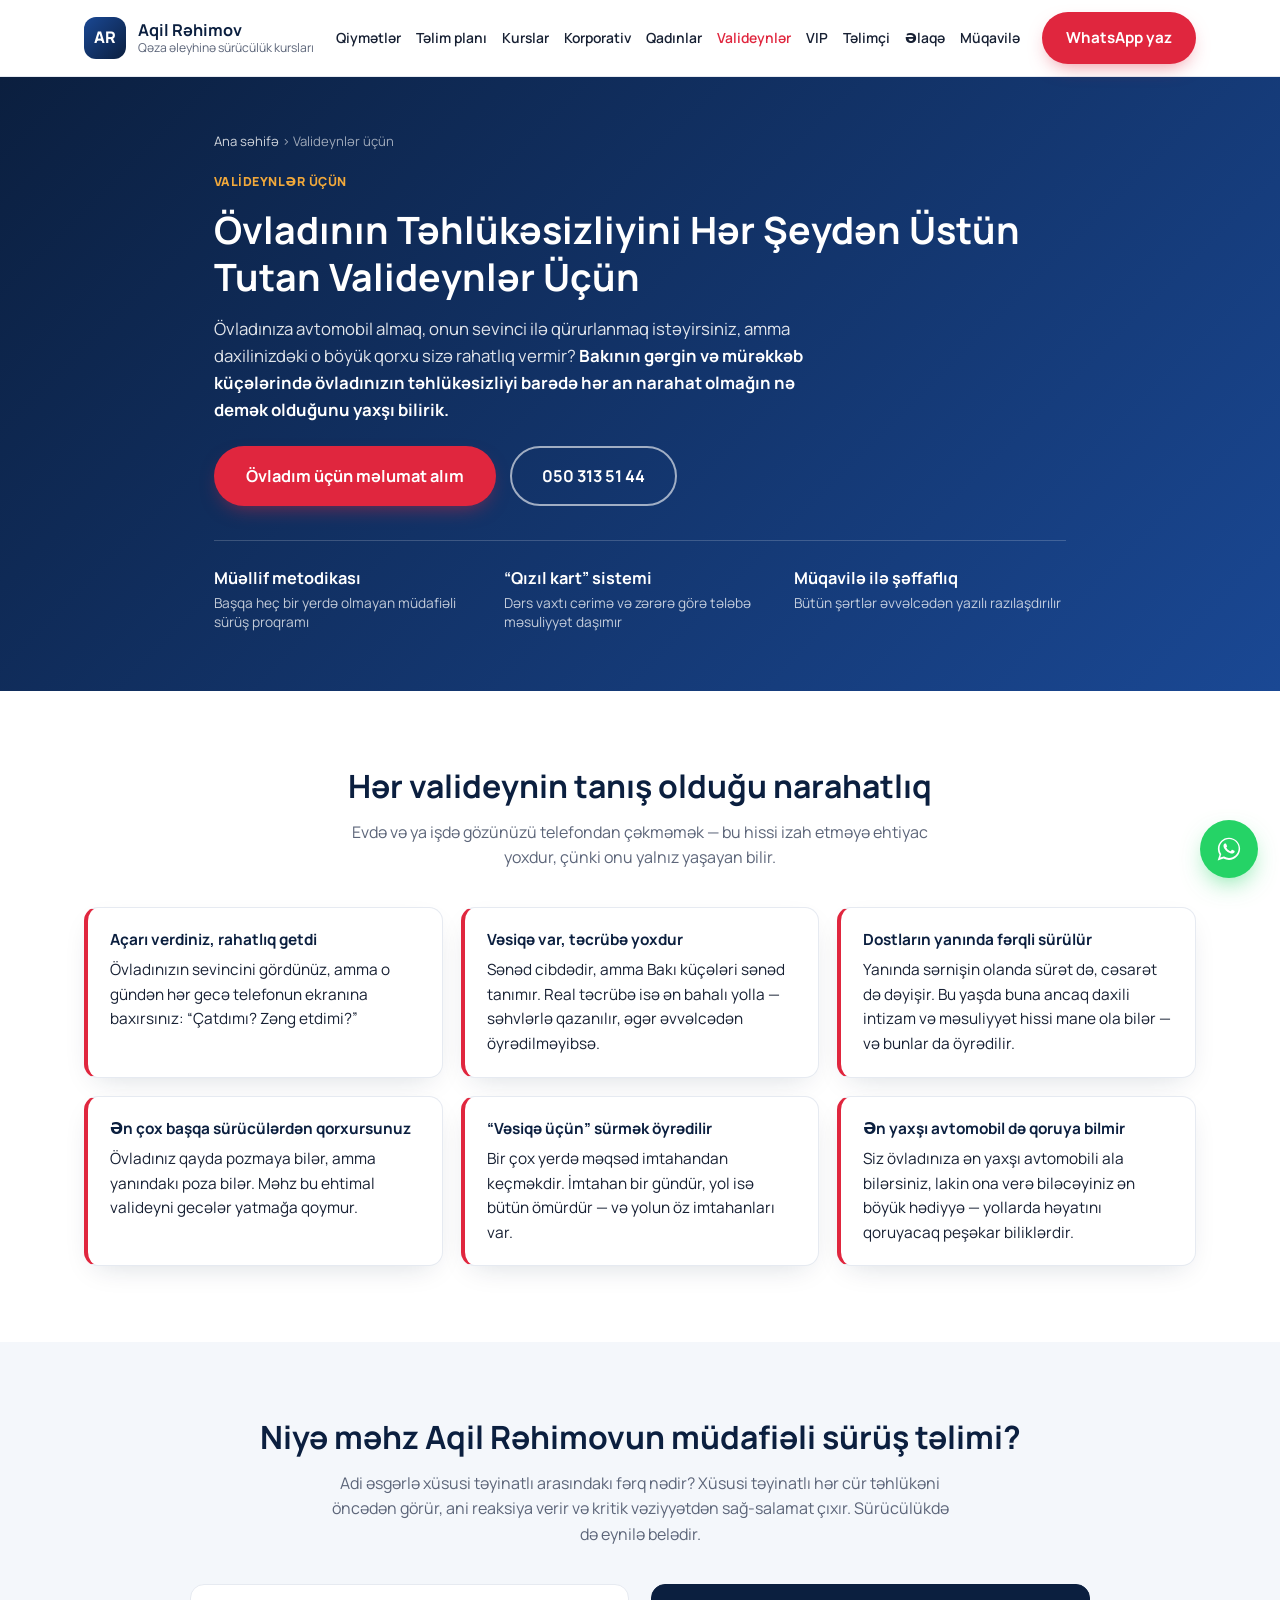
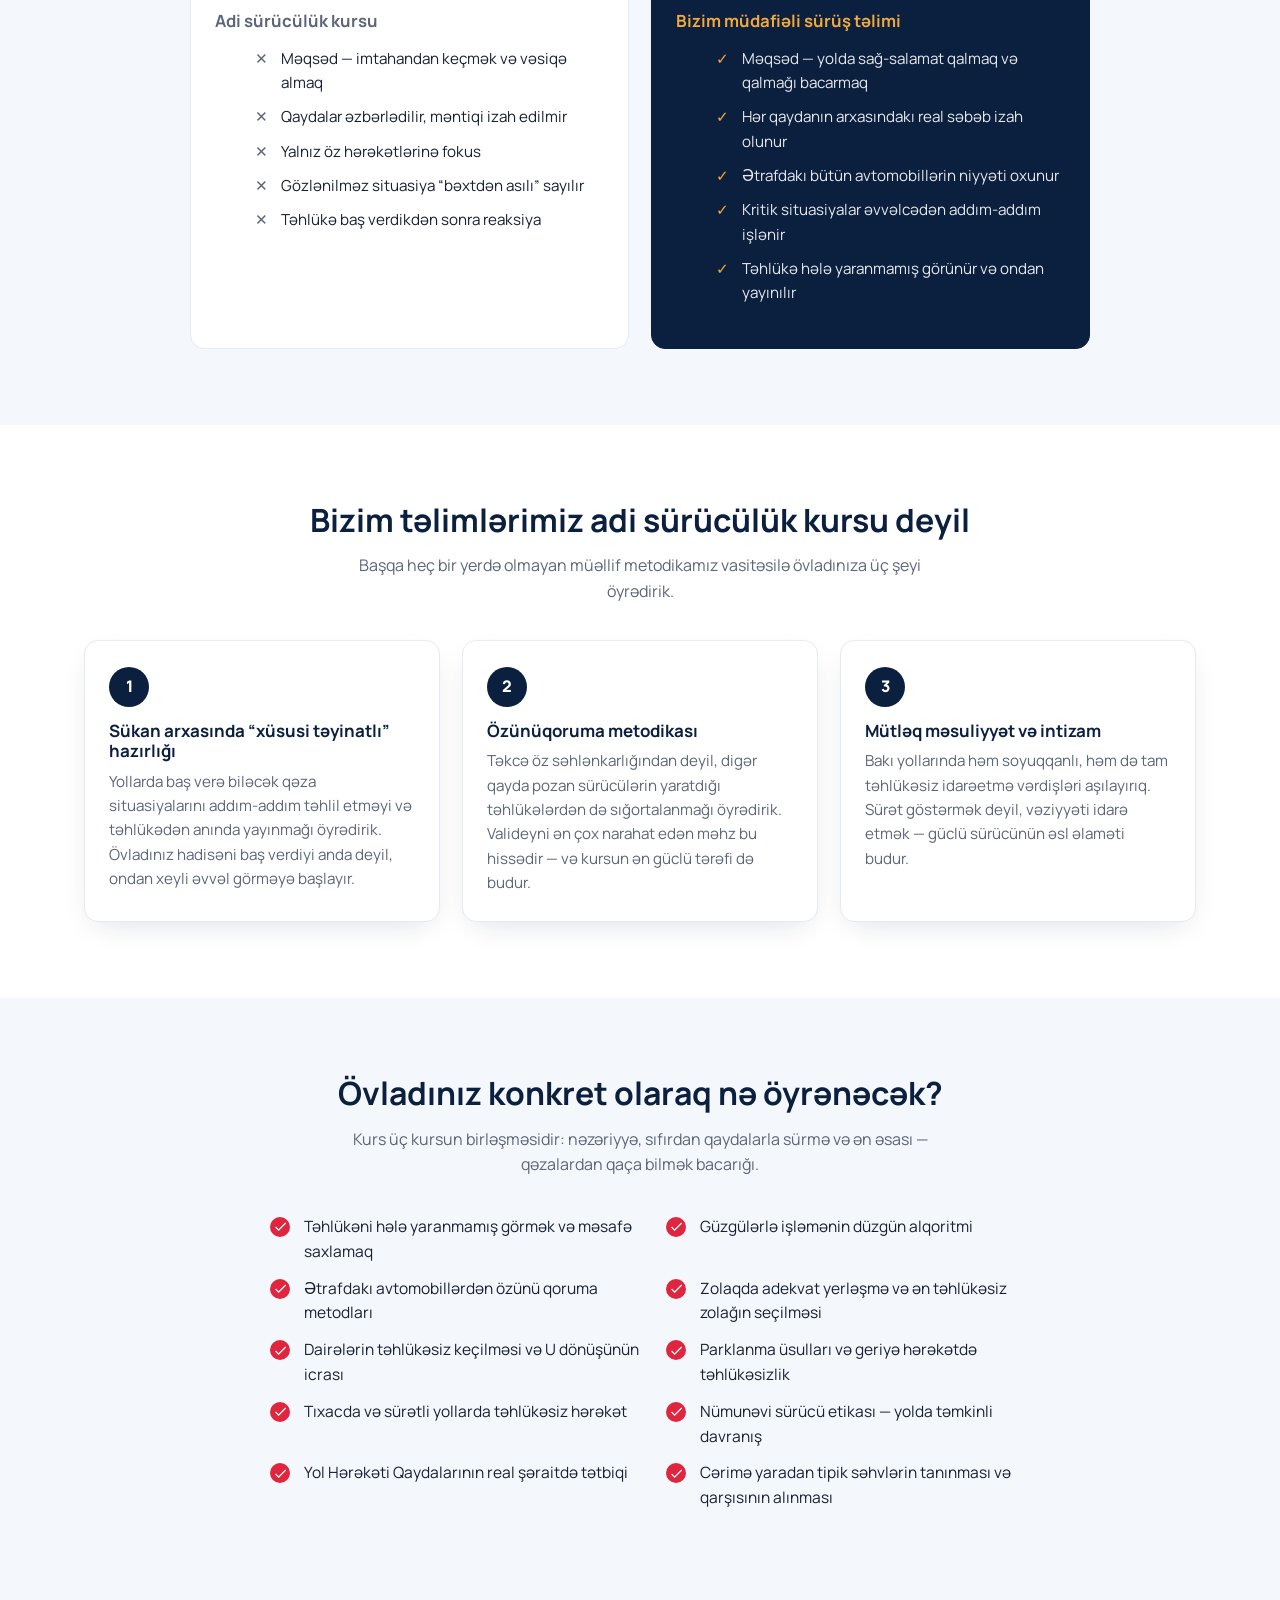
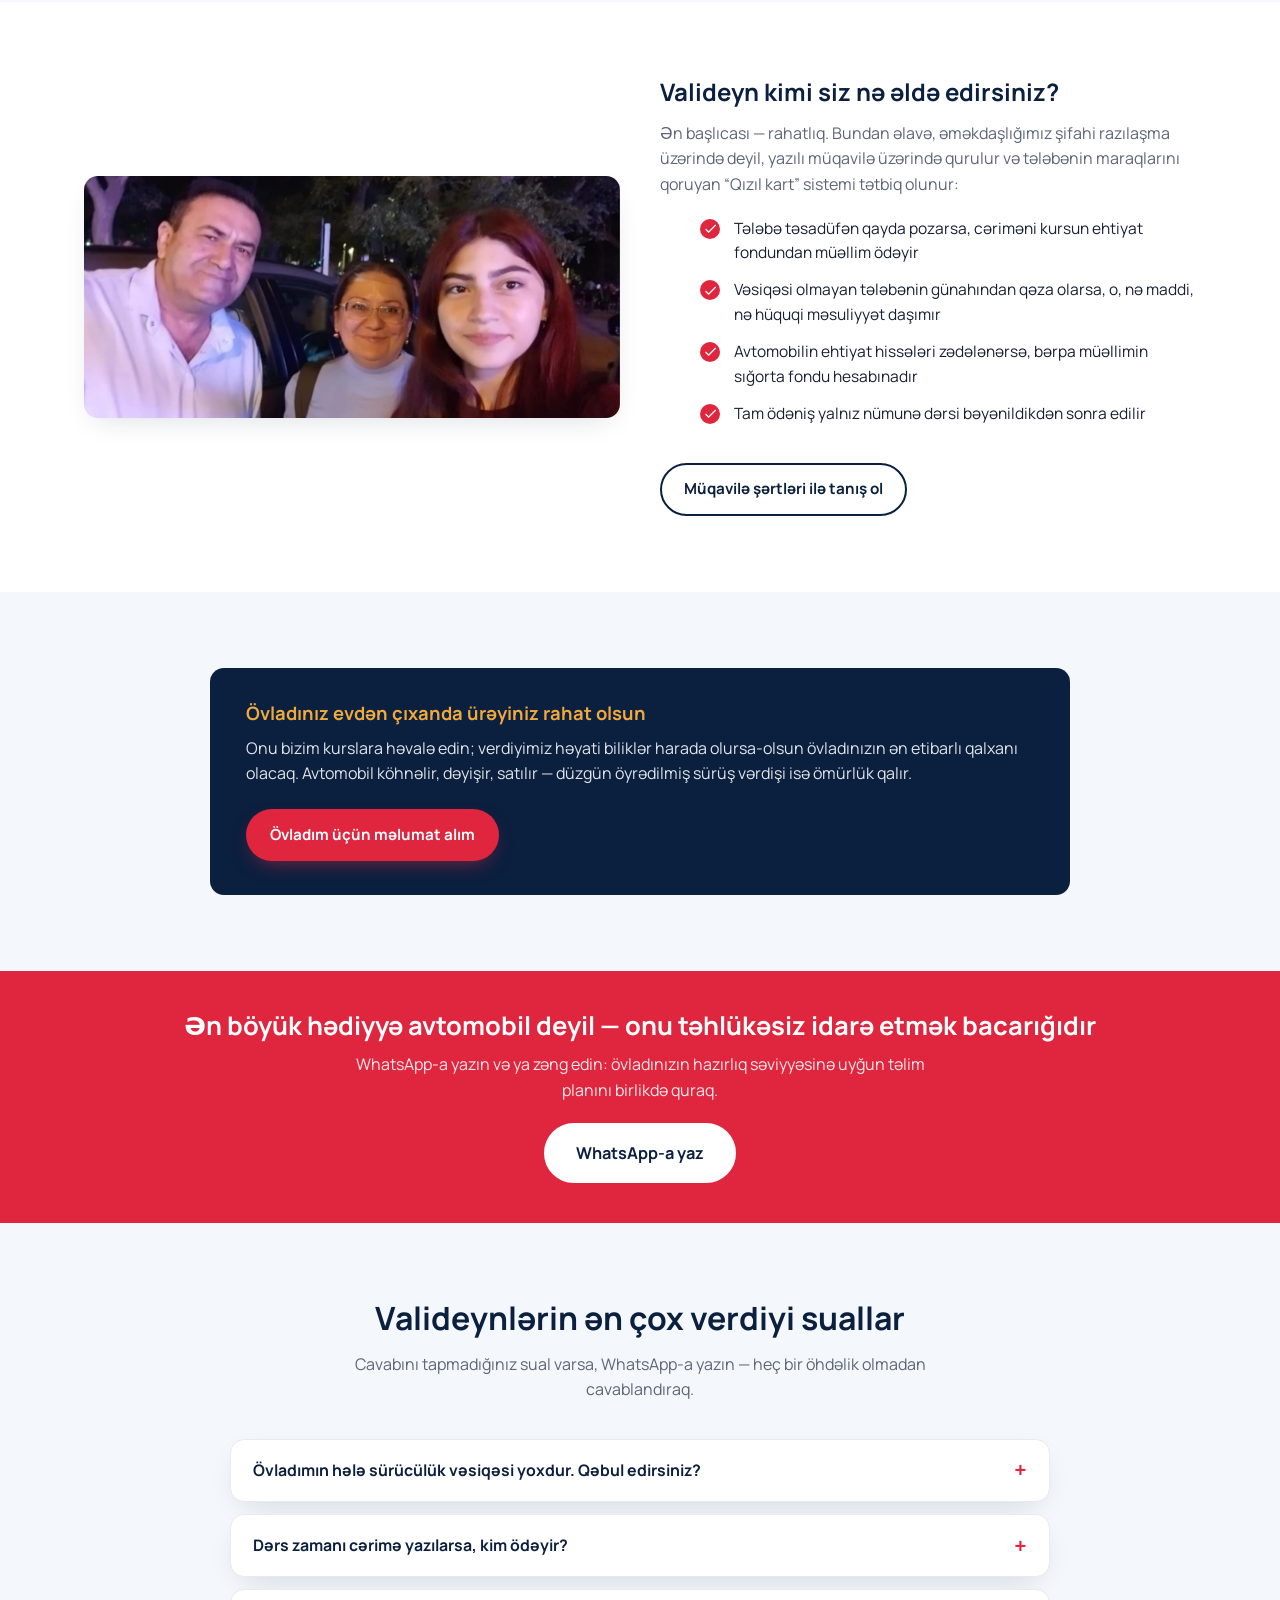
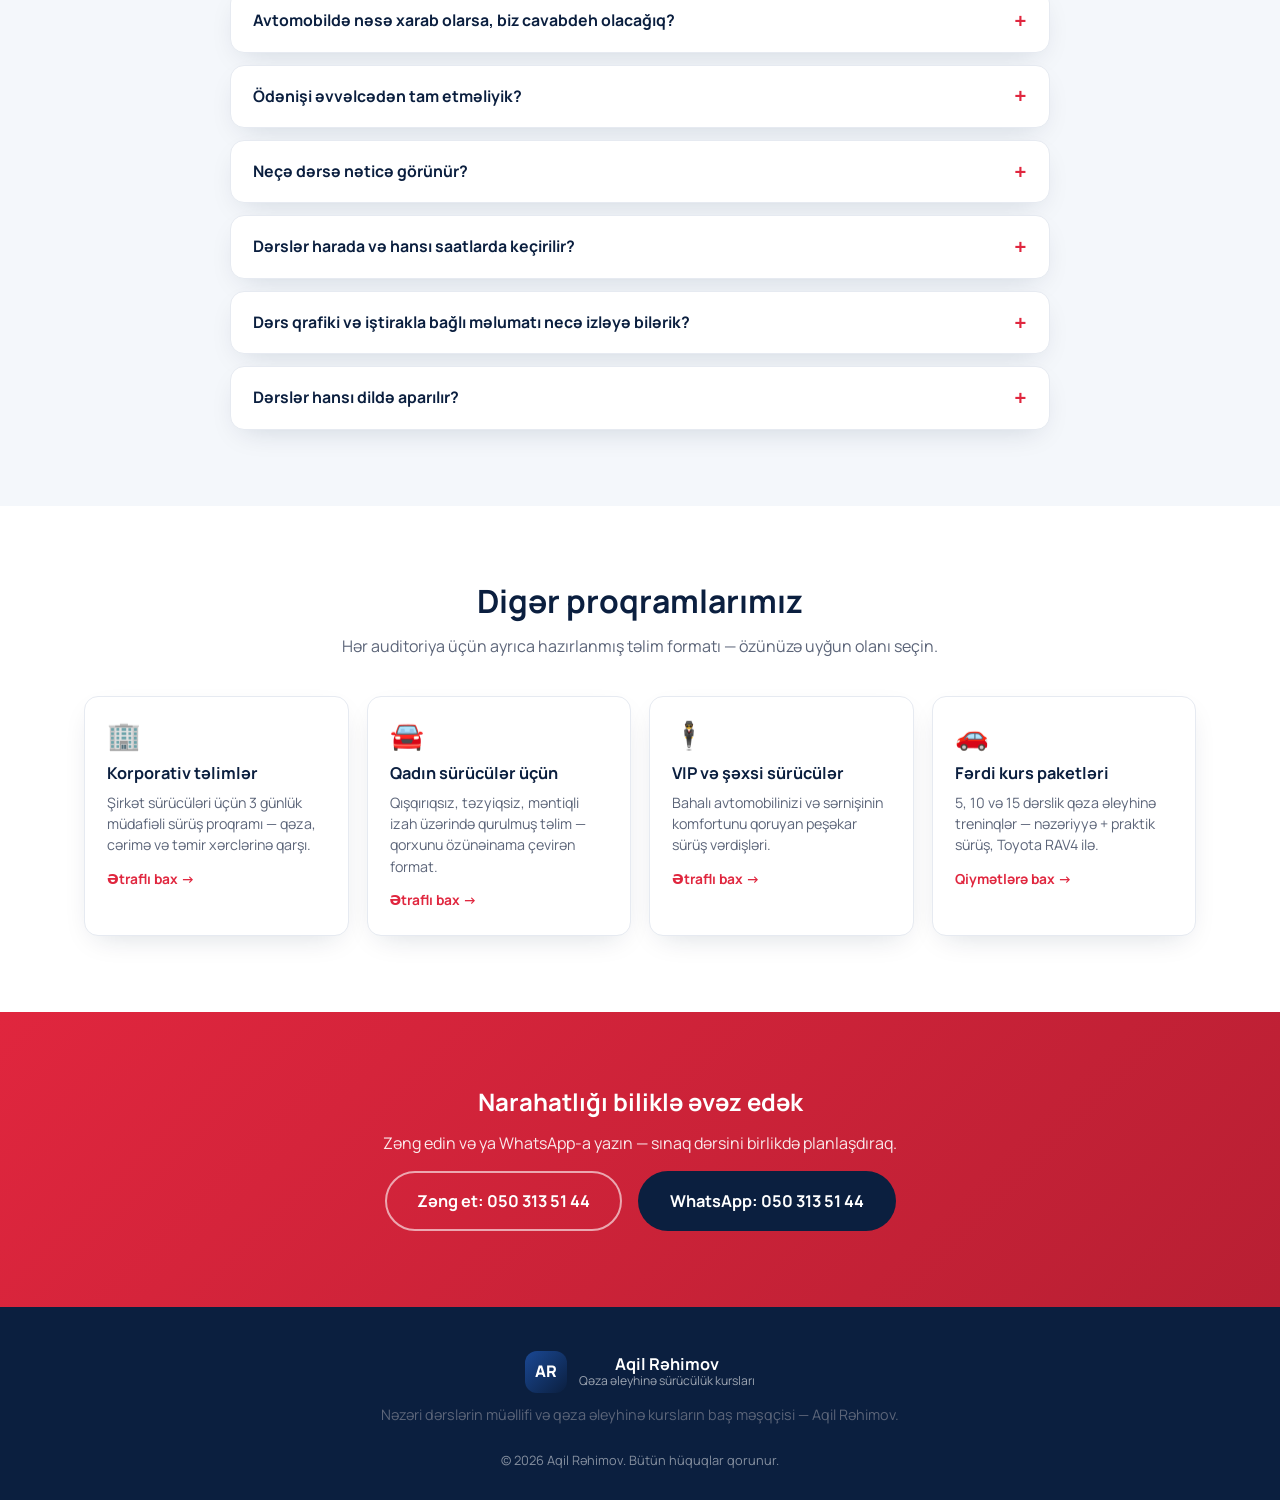
<file: valideynler-ucun.html>
<!DOCTYPE html>
<html lang="az">
<head>
<!-- Google tag (gtag.js) -->
<script async src="https://www.googletagmanager.com/gtag/js?id=G-WKS4B1W9EC"></script>
<script>
  window.dataLayer = window.dataLayer || [];
  function gtag(){dataLayer.push(arguments);}
  gtag('js', new Date());

  gtag('config', 'G-WKS4B1W9EC');
</script>
<meta charset="UTF-8">
<meta name="viewport" content="width=device-width, initial-scale=1.0">
<title>Övladınız Üçün Təhlükəsiz Sürücülük Təlimi | Valideynlər Üçün — Aqil Rəhimov</title>
<meta name="description" content="Övladınıza yollarda həyatını qoruyacaq peşəkar biliklər: müdafiəli sürüş metodikası, özünüqoruma texnikaları və “Qızıl kart” zəmanəti. Aqil Rəhimov, Bakı.">
<link rel="canonical" href="https://avtoprays.az/valideynler-ucun">
<meta name="robots" content="index, follow, max-image-preview:large, max-snippet:-1">
<meta name="theme-color" content="#0b1f3f">
<meta property="og:type" content="website">
<meta property="og:site_name" content="Aqil Rəhimov — Qəza əleyhinə sürücülük kursları">
<meta property="og:title" content="Övladınız Üçün Təhlükəsiz Sürücülük Təlimi | Valideynlər Üçün — Aqil Rəhimov">
<meta property="og:description" content="Övladınıza yollarda həyatını qoruyacaq peşəkar biliklər: müdafiəli sürüş metodikası, özünüqoruma texnikaları və “Qızıl kart” zəmanəti. Aqil Rəhimov, Bakı.">
<meta property="og:url" content="https://avtoprays.az/valideynler-ucun">
<meta property="og:locale" content="az_AZ">
<meta property="og:image" content="https://avtoprays.az/assets/img/valideynler.jpg">
<meta property="og:image:width" content="1350">
<meta property="og:image:height" content="609">
<meta property="og:image:alt" content="Övladınız Üçün Təhlükəsiz Sürücülük Təlimi | Valideynlər Üçün — Aqil Rəhimov">
<meta name="twitter:card" content="summary_large_image">
<link rel="icon" href="data:image/svg+xml,<svg xmlns=%22http://www.w3.org/2000/svg%22 viewBox=%220 0 100 100%22><text y=%22.9em%22 font-size=%2290%22>🚗</text></svg>">
<link rel="preconnect" href="https://fonts.googleapis.com">
<link rel="preconnect" href="https://fonts.gstatic.com" crossorigin>
<link href="https://fonts.googleapis.com/css2?family=Manrope:wght@400;500;600;700;800&display=swap" rel="stylesheet">
<link rel="stylesheet" href="/css/style.css?v=20260901c">
</head>
<body>

<a class="skip-link" href="#main">Əsas məzmuna keç</a>

<!-- HEADER -->
<header class="site-header" id="top">
  <div class="container header-inner">
    <a href="/" class="brand">
      <span class="brand-mark">AR</span>
      <span class="brand-text">
        <strong>Aqil Rəhimov</strong>
        <small>Qəza əleyhinə sürücülük kursları</small>
      </span>
    </a>

    <nav class="main-nav" id="mainNav">
      <a href="/#qiymetler">Qiymətlər</a>
      <a href="/#telim-plani">Təlim planı</a>
      <a href="/#kurslar">Kurslar</a>
      <a href="/korporativ">Korporativ</a>
      <a href="/qadin-suruculer">Qadınlar</a>
      <a href="/valideynler-ucun" aria-current="page">Valideynlər</a>
      <a href="/vip-suruculer">VIP</a>
      <a href="/#teqchi">Təlimçi</a>
      <a href="/#elaqe">Əlaqə</a>
      <a href="/muqavile">Müqavilə</a>
    </nav>

    <div class="header-actions">
      <a href="tel:+994503135144" class="btn btn-ghost header-phone">
        <svg viewBox="0 0 24 24" width="18" height="18" aria-hidden="true"><path fill="currentColor" d="M6.6 10.8c1.4 2.8 3.8 5.1 6.6 6.6l2.2-2.2c.3-.3.7-.4 1-.2 1.1.4 2.3.6 3.6.6.6 0 1 .4 1 1V20c0 .6-.4 1-1 1C10.6 21 3 13.4 3 4c0-.6.4-1 1-1h3.5c.6 0 1 .4 1 1 0 1.3.2 2.5.6 3.6.1.4 0 .8-.2 1L6.6 10.8z"/></svg>
        050 313 51 44
      </a>
      <a href="https://wa.me/994503135144?text=Salam%2C%20q%C9%99za%20%C9%99leyhin%C9%99%20s%C3%BCr%C3%BCc%C3%BCl%C3%BCk%20kurslar%C4%B1%20haqq%C4%B1nda%20m%C9%99lumat%20almaq%20ist%C9%99yir%C9%99m." class="btn btn-primary" target="_blank" rel="noopener">WhatsApp yaz</a>
    </div>

    <button class="nav-toggle" id="navToggle" aria-label="Menyunu aç" aria-expanded="false">
      <span></span><span></span><span></span>
    </button>
  </div>
</header>

<main id="main">
  <!-- PAGE HERO -->
  <section class="page-hero">
    <div class="container">
      <p class="breadcrumb"><a href="/">Ana səhifə</a> &rsaquo; Valideynlər üçün</p>
      <p class="eyebrow">VALİDEYNLƏR ÜÇÜN</p>
      <h1>Övladının Təhlükəsizliyini Hər Şeydən Üstün Tutan Valideynlər Üçün</h1>
      <p class="lead">Övladınıza avtomobil almaq, onun sevinci ilə qürurlanmaq istəyirsiniz, amma daxilinizdəki o böyük qorxu sizə rahatlıq vermir? <strong>Bakının gərgin və mürəkkəb küçələrində övladınızın təhlükəsizliyi barədə hər an narahat olmağın nə demək olduğunu yaxşı bilirik.</strong></p>
      <div class="hero-actions">
        <a href="https://wa.me/994503135144?text=Salam%2C%20%C3%B6vlad%C4%B1m%20%C3%BC%C3%A7%C3%BCn%20t%C9%99hl%C3%BCk%C9%99siz%20s%C3%BCr%C3%BC%C5%9F%20t%C9%99limi%20il%C9%99%20maraqlan%C4%B1ram." class="btn btn-primary btn-lg" target="_blank" rel="noopener">Övladım üçün məlumat alım</a>
        <a href="tel:+994503135144" class="btn btn-outline-light btn-lg">050 313 51 44</a>
      </div>
      <div class="hero-stats">
        <div><strong>Müəllif metodikası</strong>Başqa heç bir yerdə olmayan müdafiəli sürüş proqramı</div>
        <div><strong>“Qızıl kart” sistemi</strong>Dərs vaxtı cərimə və zərərə görə tələbə məsuliyyət daşımır</div>
        <div><strong>Müqavilə ilə şəffaflıq</strong>Bütün şərtlər əvvəlcədən yazılı razılaşdırılır</div>
      </div>
    </div>
  </section>
  <!-- PARENT FEARS -->
  <section class="section">
    <div class="container">
      <h2 class="section-title reveal">Hər valideynin tanış olduğu narahatlıq</h2>
      <p class="section-sub reveal">Evdə və ya işdə gözünüzü telefondan çəkməmək — bu hissi izah etməyə ehtiyac yoxdur, çünki onu yalnız yaşayan bilir.</p>
      <div class="pain-grid">
        <div class="pain-card reveal">
          <strong>Açarı verdiniz, rahatlıq getdi</strong>
          Övladınızın sevincini gördünüz, amma o gündən hər gecə telefonun ekranına baxırsınız: “Çatdımı? Zəng etdimi?”
        </div>
        <div class="pain-card reveal">
          <strong>Vəsiqə var, təcrübə yoxdur</strong>
          Sənəd cibdədir, amma Bakı küçələri sənəd tanımır. Real təcrübə isə ən bahalı yolla — səhvlərlə qazanılır, əgər əvvəlcədən öyrədilməyibsə.
        </div>
        <div class="pain-card reveal">
          <strong>Dostların yanında fərqli sürülür</strong>
          Yanında sərnişin olanda sürət də, cəsarət də dəyişir. Bu yaşda buna ancaq daxili intizam və məsuliyyət hissi mane ola bilər — və bunlar da öyrədilir.
        </div>
        <div class="pain-card reveal">
          <strong>Ən çox başqa sürücülərdən qorxursunuz</strong>
          Övladınız qayda pozmaya bilər, amma yanındakı poza bilər. Məhz bu ehtimal valideyni gecələr yatmağa qoymur.
        </div>
        <div class="pain-card reveal">
          <strong>“Vəsiqə üçün” sürmək öyrədilir</strong>
          Bir çox yerdə məqsəd imtahandan keçməkdir. İmtahan bir gündür, yol isə bütün ömürdür — və yolun öz imtahanları var.
        </div>
        <div class="pain-card reveal">
          <strong>Ən yaxşı avtomobil də qoruya bilmir</strong>
          Siz övladınıza ən yaxşı avtomobili ala bilərsiniz, lakin ona verə biləcəyiniz ən böyük hədiyyə — yollarda həyatını qoruyacaq peşəkar biliklərdir.
        </div>
      </div>
    </div>
  </section>

  <!-- SPECIAL FORCES ANALOGY -->
  <section class="section alt">
    <div class="container">
      <h2 class="section-title reveal">Niyə məhz Aqil Rəhimovun müdafiəli sürüş təlimi?</h2>
      <p class="section-sub reveal">Adi əsgərlə xüsusi təyinatlı arasındakı fərq nədir? Xüsusi təyinatlı hər cür təhlükəni öncədən görür, ani reaksiya verir və kritik vəziyyətdən sağ-salamat çıxır. Sürücülükdə də eynilə belədir.</p>
      <div class="compare">
        <div class="compare-col compare-bad reveal">
          <h3>Adi sürücülük kursu</h3>
          <ul>
            <li>Məqsəd — imtahandan keçmək və vəsiqə almaq</li>
            <li>Qaydalar əzbərlədilir, məntiqi izah edilmir</li>
            <li>Yalnız öz hərəkətlərinə fokus</li>
            <li>Gözlənilməz situasiya “bəxtdən asılı” sayılır</li>
            <li>Təhlükə baş verdikdən sonra reaksiya</li>
          </ul>
        </div>
        <div class="compare-col compare-good reveal">
          <h3>Bizim müdafiəli sürüş təlimi</h3>
          <ul>
            <li>Məqsəd — yolda sağ-salamat qalmaq və qalmağı bacarmaq</li>
            <li>Hər qaydanın arxasındakı real səbəb izah olunur</li>
            <li>Ətrafdakı bütün avtomobillərin niyyəti oxunur</li>
            <li>Kritik situasiyalar əvvəlcədən addım-addım işlənir</li>
            <li>Təhlükə hələ yaranmamış görünür və ondan yayınılır</li>
          </ul>
        </div>
      </div>
    </div>
  </section>

  <!-- THREE PILLARS -->
  <section class="section">
    <div class="container">
      <h2 class="section-title reveal">Bizim təlimlərimiz adi sürücülük kursu deyil</h2>
      <p class="section-sub reveal">Başqa heç bir yerdə olmayan müəllif metodikamız vasitəsilə övladınıza üç şeyi öyrədirik.</p>
      <div class="benefit-grid">
        <div class="benefit-card reveal">
          <span class="b-num">1</span>
          <h3>Sükan arxasında “xüsusi təyinatlı” hazırlığı</h3>
          <p>Yollarda baş verə biləcək qəza situasiyalarını addım-addım təhlil etməyi və təhlükədən anında yayınmağı öyrədirik. Övladınız hadisəni baş verdiyi anda deyil, ondan xeyli əvvəl görməyə başlayır.</p>
        </div>
        <div class="benefit-card reveal">
          <span class="b-num">2</span>
          <h3>Özünüqoruma metodikası</h3>
          <p>Təkcə öz səhlənkarlığından deyil, digər qayda pozan sürücülərin yaratdığı təhlükələrdən də sığortalanmağı öyrədirik. Valideyni ən çox narahat edən məhz bu hissədir — və kursun ən güclü tərəfi də budur.</p>
        </div>
        <div class="benefit-card reveal">
          <span class="b-num">3</span>
          <h3>Mütləq məsuliyyət və intizam</h3>
          <p>Bakı yollarında həm soyuqqanlı, həm də tam təhlükəsiz idarəetmə vərdişləri aşılayırıq. Sürət göstərmək deyil, vəziyyəti idarə etmək — güclü sürücünün əsl əlaməti budur.</p>
        </div>
      </div>
    </div>
  </section>

  <!-- WHAT THEY LEARN -->
  <section class="section alt">
    <div class="container">
      <h2 class="section-title reveal">Övladınız konkret olaraq nə öyrənəcək?</h2>
      <p class="section-sub reveal">Kurs üç kursun birləşməsidir: nəzəriyyə, sıfırdan qaydalarla sürmə və ən əsası — qəzalardan qaça bilmək bacarığı.</p>
      <ul class="checklist two-col reveal">
        <li>Təhlükəni hələ yaranmamış görmək və məsafə saxlamaq</li>
        <li>Güzgülərlə işləmənin düzgün alqoritmi</li>
        <li>Ətrafdakı avtomobillərdən özünü qoruma metodları</li>
        <li>Zolaqda adekvat yerləşmə və ən təhlükəsiz zolağın seçilməsi</li>
        <li>Dairələrin təhlükəsiz keçilməsi və U dönüşünün icrası</li>
        <li>Parklanma üsulları və geriyə hərəkətdə təhlükəsizlik</li>
        <li>Tıxacda və sürətli yollarda təhlükəsiz hərəkət</li>
        <li>Nümunəvi sürücü etikası — yolda təmkinli davranış</li>
        <li>Yol Hərəkəti Qaydalarının real şəraitdə tətbiqi</li>
        <li>Cərimə yaradan tipik səhvlərin tanınması və qarşısının alınması</li>
      </ul>
    </div>
  </section>

  <!-- PHOTO + GOLDEN CARD -->
  <section class="section">
    <div class="container split reveal">
      <img src="/assets/img/valideynler.jpg" width="1350" height="609" alt="Aqil Rəhimov kurs tələbəsi və ailəsi ilə birlikdə" loading="lazy">
      <div>
        <h2>Valideyn kimi siz nə əldə edirsiniz?</h2>
        <p>Ən başlıcası — rahatlıq. Bundan əlavə, əməkdaşlığımız şifahi razılaşma üzərində deyil, yazılı müqavilə üzərində qurulur və tələbənin maraqlarını qoruyan “Qızıl kart” sistemi tətbiq olunur:</p>
        <ul class="checklist" style="margin-top:18px">
          <li>Tələbə təsadüfən qayda pozarsa, cəriməni kursun ehtiyat fondundan müəllim ödəyir</li>
          <li>Vəsiqəsi olmayan tələbənin günahından qəza olarsa, o, nə maddi, nə hüquqi məsuliyyət daşımır</li>
          <li>Avtomobilin ehtiyat hissələri zədələnərsə, bərpa müəllimin sığorta fondu hesabınadır</li>
          <li>Tam ödəniş yalnız nümunə dərsi bəyənildikdən sonra edilir</li>
        </ul>
        <a href="/muqavile" class="btn btn-outline" style="margin-top:22px">Müqavilə şərtləri ilə tanış ol</a>
      </div>
    </div>
  </section>

  <!-- CLOSING PANEL -->
  <section class="section alt">
    <div class="container">
      <div class="panel reveal" style="margin-top:0">
        <h3>Övladınız evdən çıxanda ürəyiniz rahat olsun</h3>
        <p>Onu bizim kurslara həvalə edin; verdiyimiz həyati biliklər harada olursa-olsun övladınızın ən etibarlı qalxanı olacaq. Avtomobil köhnəlir, dəyişir, satılır — düzgün öyrədilmiş sürüş vərdişi isə ömürlük qalır.</p>
        <a href="https://wa.me/994503135144?text=Salam%2C%20%C3%B6vlad%C4%B1m%20%C3%BC%C3%A7%C3%BCn%20t%C9%99hl%C3%BCk%C9%99siz%20s%C3%BCr%C3%BC%C5%9F%20t%C9%99limi%20il%C9%99%20maraqlan%C4%B1ram." class="btn btn-primary" target="_blank" rel="noopener">Övladım üçün məlumat alım</a>
      </div>
    </div>
  </section>

  <!-- CTA BAND -->
  <section class="cta-band">
    <div class="container reveal">
      <h2>Ən böyük hədiyyə avtomobil deyil — onu təhlükəsiz idarə etmək bacarığıdır</h2>
      <p>WhatsApp-a yazın və ya zəng edin: övladınızın hazırlıq səviyyəsinə uyğun təlim planını birlikdə quraq.</p>
      <a href="https://wa.me/994503135144?text=Salam%2C%20%C3%B6vlad%C4%B1m%20%C3%BC%C3%A7%C3%BCn%20t%C9%99hl%C3%BCk%C9%99siz%20s%C3%BCr%C3%BC%C5%9F%20t%C9%99limi%20il%C9%99%20maraqlan%C4%B1ram." class="btn btn-lg" target="_blank" rel="noopener">WhatsApp-a yaz</a>
    </div>
  </section>

  <!-- FAQ -->
  <section class="section alt">
    <div class="container">
      <h2 class="section-title reveal">Valideynlərin ən çox verdiyi suallar</h2>
      <p class="section-sub reveal">Cavabını tapmadığınız sual varsa, WhatsApp-a yazın — heç bir öhdəlik olmadan cavablandıraq.</p>
      <div class="faq reveal">
        <details class="faq-item">
          <summary>Övladımın hələ sürücülük vəsiqəsi yoxdur. Qəbul edirsiniz?</summary>
          <div class="faq-body">
            <p>Bəli. Tələbələrimizin çoxu məhz vəsiqəsiz, sıfırdan başlayır. Təlim avtomobili əlavə pedallarla təchiz olunub və müqaviləyə əsasən dərs vaxtı vəsiqəsi olmayan tələbənin günahından qəza baş verərsə, tələbə nə maddi, nə də hüquqi məsuliyyət daşımır.</p>
          </div>
        </details>
        <details class="faq-item">
          <summary>Dərs zamanı cərimə yazılarsa, kim ödəyir?</summary>
          <div class="faq-body">
            <p>Cəriməni kursun ehtiyat fondundan təlim müəllimi ödəyir. Bu, bizim “Qızıl kart” sistemimizin bir hissəsidir: tələbə təsadüfən qayda pozarsa, heç bir halda özü cərimə ödəmir. Məqsəd övladınızın cəzadan qorxaraq deyil, rahat şəraitdə öyrənməsidir.</p>
          </div>
        </details>
        <details class="faq-item">
          <summary>Avtomobildə nəsə xarab olarsa, biz cavabdeh olacağıq?</summary>
          <div class="faq-body">
            <p>Xeyr. Ehtiyat hissələri tələbənin günahından belə xarab olsa, tələbə buna görə cavabdeh deyil — bütün hallarda təlim müəllimi kursun sığorta fondundan istifadə edərək bərpa etdirir. Bu şərtlər <a href="/muqavile">müqavilədə</a> yazılıdır, şifahi vəd deyil.</p>
          </div>
        </details>
        <details class="faq-item">
          <summary>Ödənişi əvvəlcədən tam etməliyik?</summary>
          <div class="faq-body">
            <p>Xeyr. Övladınız əvvəlcə birinci nümunə dərsinə gəlir. Dərsin keyfiyyətini bəyənsəniz, kursun tam ödənişi edilir; bəyənməsəniz, yalnız həmin sınaq dərsinin (45 dəqiqə, 50 manat) ödənişi edilir.</p>
          </div>
        </details>
        <details class="faq-item">
          <summary>Neçə dərsə nəticə görünür?</summary>
          <div class="faq-body">
            <p>Bu, tələbənin reaksiyasına və analiz qabiliyyətinə görə dəyişir. Heç vaxt maşın idarə etməmiş, lakin yüksək reaksiyası və güclü analiz qabiliyyəti olan tələbələrə cəmi 10 dərsə avtomobili tam təhlükəsiz idarə edəcəyinə 100% təminat veririk. Dəqiq say sınaq dərsindən sonra aydın olur.</p>
          </div>
        </details>
        <details class="faq-item">
          <summary>Dərslər harada və hansı saatlarda keçirilir?</summary>
          <div class="faq-body">
            <p>Dərslər Nərimanov metrosunun yanından başlayır, şəhərdə davam edir və sonda yenə həmin məkanda bitir — yəni siz həmişə bilirsiniz ki, övladınız haradan çıxıb hara qayıdır. Dərs saatları: 7:30, 8:45, 10:00, 11:15, 12:30, 13:45, 15:00. Təhsil və ya iş qrafiki mane olursa, şənbə, bazar və bayram günləri variantı var.</p>
          </div>
        </details>
        <details class="faq-item">
          <summary>Dərs qrafiki və iştirakla bağlı məlumatı necə izləyə bilərik?</summary>
          <div class="faq-body">
            <p>Dərs günləri və saatları əvvəlcədən razılaşdırılır — dərslər 1-ci və 3-cü, yaxud 2-ci və 4-cü günlər keçirilir. Qrafiklə və gedişatla bağlı istənilən sualı birbaşa müəllimlə dəqiqləşdirə bilərsiniz; bu, bizdə normal təcrübədir.</p>
          </div>
        </details>
        <details class="faq-item">
          <summary>Dərslər hansı dildə aparılır?</summary>
          <div class="faq-body">
            <p>Tələbənin istəyi ilə Azərbaycan və ya Rus dilində.</p>
          </div>
        </details>
      </div>
    </div>
  </section>

  <!-- RELATED PROGRAMS -->
  <section class="section">
    <div class="container">
      <h2 class="section-title reveal">Digər proqramlarımız</h2>
      <p class="section-sub reveal">Hər auditoriya üçün ayrıca hazırlanmış təlim formatı — özünüzə uyğun olanı seçin.</p>
      <div class="program-grid">
        <a class="program-card reveal" href="/korporativ">
          <span class="pc-icon" aria-hidden="true">🏢</span>
          <strong>Korporativ təlimlər</strong>
          <span>Şirkət sürücüləri üçün 3 günlük müdafiəli sürüş proqramı — qəza, cərimə və təmir xərclərinə qarşı.</span>
          <em>Ətraflı bax →</em>
        </a>
        <a class="program-card reveal" href="/qadin-suruculer">
          <span class="pc-icon" aria-hidden="true">🚘</span>
          <strong>Qadın sürücülər üçün</strong>
          <span>Qışqırıqsız, təzyiqsiz, məntiqli izah üzərində qurulmuş təlim — qorxunu özünəinama çevirən format.</span>
          <em>Ətraflı bax →</em>
        </a>
        <a class="program-card reveal" href="/vip-suruculer">
          <span class="pc-icon" aria-hidden="true">🕴️</span>
          <strong>VIP və şəxsi sürücülər</strong>
          <span>Bahalı avtomobilinizi və sərnişinin komfortunu qoruyan peşəkar sürüş vərdişləri.</span>
          <em>Ətraflı bax →</em>
        </a>
        <a class="program-card reveal" href="/#qiymetler">
          <span class="pc-icon" aria-hidden="true">🚗</span>
          <strong>Fərdi kurs paketləri</strong>
          <span>5, 10 və 15 dərslik qəza əleyhinə treninqlər — nəzəriyyə + praktik sürüş, Toyota RAV4 ilə.</span>
          <em>Qiymətlərə bax →</em>
        </a>
      </div>
    </div>
  </section>

  <!-- FINAL CTA -->
  <section class="section final-cta" id="elaqe">
    <div class="container reveal">
      <h2>Narahatlığı biliklə əvəz edək</h2>
      <p>Zəng edin və ya WhatsApp-a yazın — sınaq dərsini birlikdə planlaşdıraq.</p>
      <div class="cta-buttons">
        <a href="tel:+994503135144" class="btn btn-lg btn-outline-light">Zəng et: 050 313 51 44</a>
        <a href="https://wa.me/994503135144?text=Salam%2C%20%C3%B6vlad%C4%B1m%20%C3%BC%C3%A7%C3%BCn%20t%C9%99hl%C3%BCk%C9%99siz%20s%C3%BCr%C3%BC%C5%9F%20t%C9%99limi%20il%C9%99%20maraqlan%C4%B1ram." class="btn btn-lg btn-primary" target="_blank" rel="noopener">WhatsApp: 050 313 51 44</a>
      </div>
    </div>
  </section>
</main>

<footer class="site-footer">
  <div class="container footer-inner">
    <div class="brand footer-brand">
      <span class="brand-mark">AR</span>
      <span class="brand-text">
        <strong>Aqil Rəhimov</strong>
        <small>Qəza əleyhinə sürücülük kursları</small>
      </span>
    </div>
    <p class="footer-note">Nəzəri dərslərin müəllifi və qəza əleyhinə kursların baş məşqçisi — Aqil Rəhimov.</p>
    <div class="visit-counter" id="visitCounter" hidden>
      <div class="vc-item">
        <span class="vc-num" id="vcTotal">0</span>
        <span class="vc-label">Ümumi ziyarətçi</span>
      </div>
      <div class="vc-item">
        <span class="vc-num" id="vcToday">0</span>
        <span class="vc-label">Bu gün</span>
      </div>
      <div class="vc-item">
        <span class="vc-num" id="vcOnline">0</span>
        <span class="vc-label">Hazırda saytda</span>
      </div>
    </div>
    <p class="footer-copy">&copy; <span id="year"></span> Aqil Rəhimov. Bütün hüquqlar qorunur.</p>
  </div>
</footer>

<a href="https://wa.me/994503135144" class="floating-whatsapp" target="_blank" rel="noopener" aria-label="WhatsApp ilə yazın">
  <svg viewBox="0 0 32 32" width="28" height="28" aria-hidden="true"><path fill="currentColor" d="M16 3C9 3 3.3 8.7 3.3 15.7c0 2.5.7 4.8 1.9 6.8L3 29l6.7-2.1c1.9 1 4.1 1.6 6.3 1.6 7 0 12.7-5.7 12.7-12.7C28.7 8.7 23 3 16 3zm0 23.2c-2 0-3.9-.5-5.6-1.5l-.4-.2-4 1.2 1.2-3.9-.3-.4c-1.1-1.8-1.7-3.8-1.7-5.9 0-6 4.9-10.9 10.9-10.9 2.9 0 5.6 1.1 7.7 3.2 2.1 2.1 3.2 4.8 3.2 7.7-.1 6-5 10.7-11 10.7zm6-8.2c-.3-.2-1.9-1-2.2-1.1-.3-.1-.5-.2-.7.2-.2.3-.8 1.1-1 1.3-.2.2-.4.2-.7.1-.3-.2-1.4-.5-2.6-1.6-1-.9-1.6-2-1.8-2.3-.2-.3 0-.5.1-.6.1-.1.3-.4.4-.5.1-.2.2-.3.3-.5.1-.2 0-.4 0-.5-.1-.2-.7-1.7-1-2.3-.2-.6-.5-.5-.7-.5h-.6c-.2 0-.5.1-.8.4-.3.3-1 1-1 2.5 0 1.5 1.1 2.9 1.2 3.1.1.2 2.2 3.4 5.3 4.7.7.3 1.3.5 1.8.7.8.2 1.4.2 2 .1.6-.1 1.9-.8 2.2-1.5.3-.7.3-1.3.2-1.5-.1-.1-.3-.2-.6-.4z"/></svg>
</a>

<script type="application/ld+json">
{
  "@context": "https://schema.org",
  "@type": "FAQPage",
  "mainEntity": [
    {
      "@type": "Question",
      "name": "Övladımın hələ sürücülük vəsiqəsi yoxdur. Qəbul edirsiniz?",
      "acceptedAnswer": {
        "@type": "Answer",
        "text": "Bəli. Tələbələrimizin çoxu məhz vəsiqəsiz, sıfırdan başlayır. Təlim avtomobili əlavə pedallarla təchiz olunub və müqaviləyə əsasən dərs vaxtı vəsiqəsi olmayan tələbənin günahından qəza baş verərsə, tələbə nə maddi, nə də hüquqi məsuliyyət daşımır."
      }
    },
    {
      "@type": "Question",
      "name": "Dərs zamanı cərimə yazılarsa, kim ödəyir?",
      "acceptedAnswer": {
        "@type": "Answer",
        "text": "Cəriməni kursun ehtiyat fondundan təlim müəllimi ödəyir. Bu, bizim “Qızıl kart” sistemimizin bir hissəsidir: tələbə təsadüfən qayda pozarsa, heç bir halda özü cərimə ödəmir. Məqsəd övladınızın cəzadan qorxaraq deyil, rahat şəraitdə öyrənməsidir."
      }
    },
    {
      "@type": "Question",
      "name": "Avtomobildə nəsə xarab olarsa, biz cavabdeh olacağıq?",
      "acceptedAnswer": {
        "@type": "Answer",
        "text": "Xeyr. Ehtiyat hissələri tələbənin günahından belə xarab olsa, tələbə buna görə cavabdeh deyil — bütün hallarda təlim müəllimi kursun sığorta fondundan istifadə edərək bərpa etdirir. Bu şərtlər müqavilədə yazılıdır, şifahi vəd deyil."
      }
    },
    {
      "@type": "Question",
      "name": "Ödənişi əvvəlcədən tam etməliyik?",
      "acceptedAnswer": {
        "@type": "Answer",
        "text": "Xeyr. Övladınız əvvəlcə birinci nümunə dərsinə gəlir. Dərsin keyfiyyətini bəyənsəniz, kursun tam ödənişi edilir; bəyənməsəniz, yalnız həmin sınaq dərsinin (45 dəqiqə, 50 manat) ödənişi edilir."
      }
    },
    {
      "@type": "Question",
      "name": "Neçə dərsə nəticə görünür?",
      "acceptedAnswer": {
        "@type": "Answer",
        "text": "Bu, tələbənin reaksiyasına və analiz qabiliyyətinə görə dəyişir. Heç vaxt maşın idarə etməmiş, lakin yüksək reaksiyası və güclü analiz qabiliyyəti olan tələbələrə cəmi 10 dərsə avtomobili tam təhlükəsiz idarə edəcəyinə 100% təminat veririk. Dəqiq say sınaq dərsindən sonra aydın olur."
      }
    },
    {
      "@type": "Question",
      "name": "Dərslər harada və hansı saatlarda keçirilir?",
      "acceptedAnswer": {
        "@type": "Answer",
        "text": "Dərslər Nərimanov metrosunun yanından başlayır, şəhərdə davam edir və sonda yenə həmin məkanda bitir — yəni siz həmişə bilirsiniz ki, övladınız haradan çıxıb hara qayıdır. Dərs saatları: 7:30, 8:45, 10:00, 11:15, 12:30, 13:45, 15:00. Təhsil və ya iş qrafiki mane olursa, şənbə, bazar və bayram günləri variantı var."
      }
    },
    {
      "@type": "Question",
      "name": "Dərs qrafiki və iştirakla bağlı məlumatı necə izləyə bilərik?",
      "acceptedAnswer": {
        "@type": "Answer",
        "text": "Dərs günləri və saatları əvvəlcədən razılaşdırılır — dərslər 1-ci və 3-cü, yaxud 2-ci və 4-cü günlər keçirilir. Qrafiklə və gedişatla bağlı istənilən sualı birbaşa müəllimlə dəqiqləşdirə bilərsiniz; bu, bizdə normal təcrübədir."
      }
    },
    {
      "@type": "Question",
      "name": "Dərslər hansı dildə aparılır?",
      "acceptedAnswer": {
        "@type": "Answer",
        "text": "Tələbənin istəyi ilə Azərbaycan və ya Rus dilində."
      }
    }
  ]
}
</script>
<script type="application/ld+json">
{
  "@context": "https://schema.org",
  "@type": "BreadcrumbList",
  "itemListElement": [
    {
      "@type": "ListItem",
      "position": 1,
      "name": "Ana səhifə",
      "item": "https://avtoprays.az/"
    },
    {
      "@type": "ListItem",
      "position": 2,
      "name": "Valideynlər üçün",
      "item": "https://avtoprays.az/valideynler-ucun"
    }
  ]
}
</script>
<script src="/js/script.js?v=20260901c"></script>
</body>
</html>
</file>
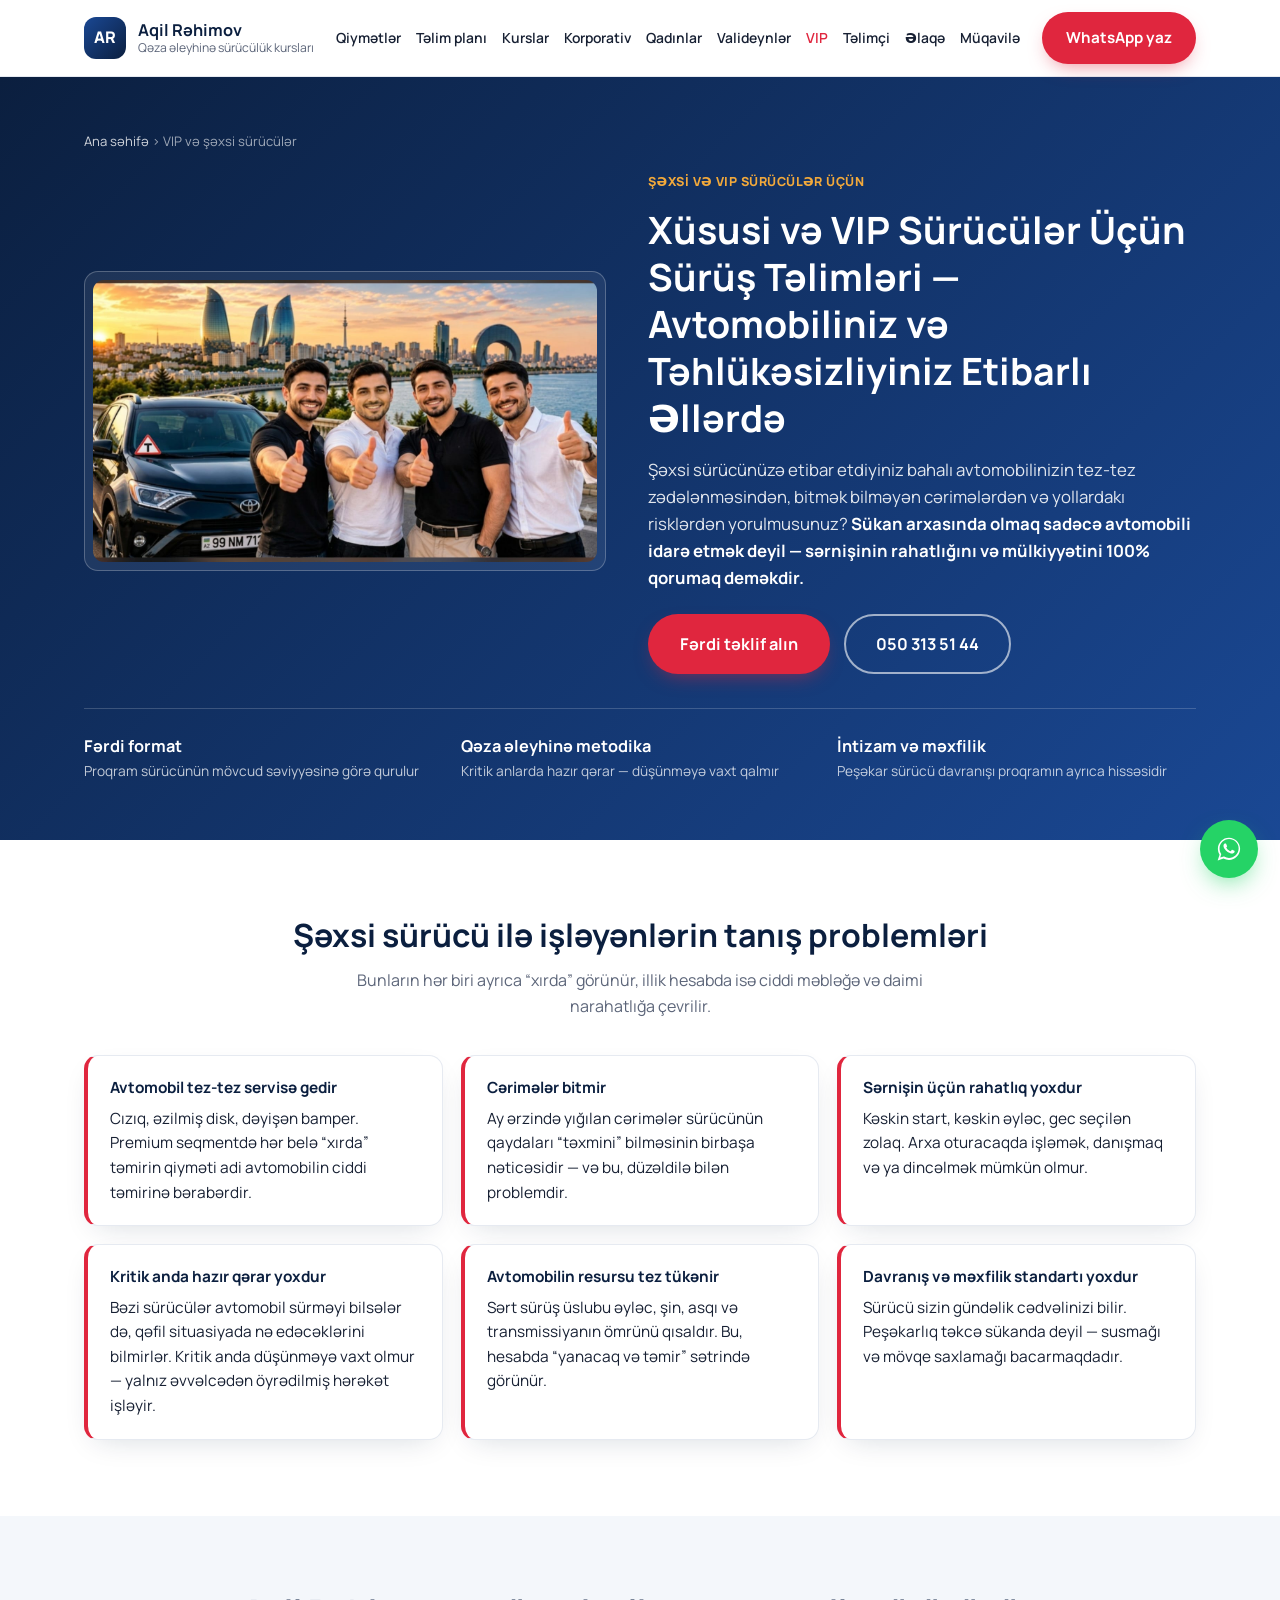
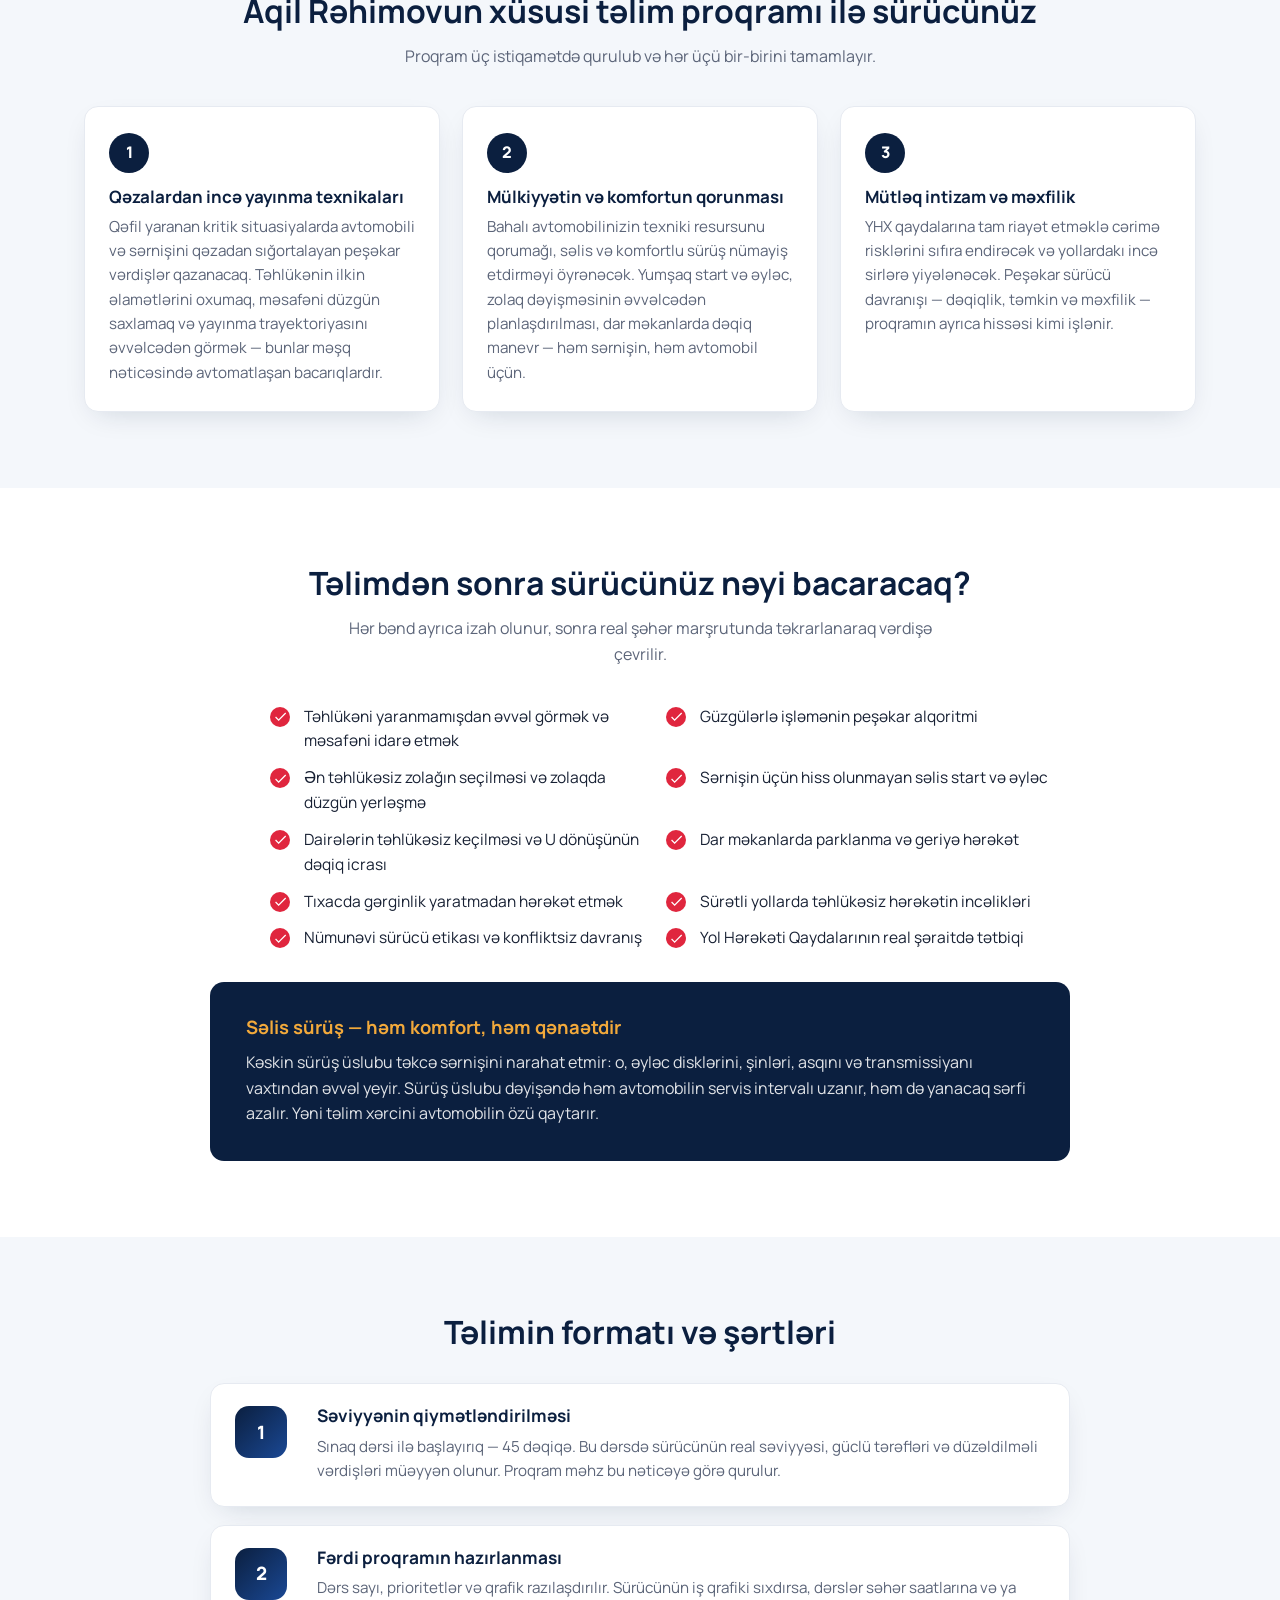
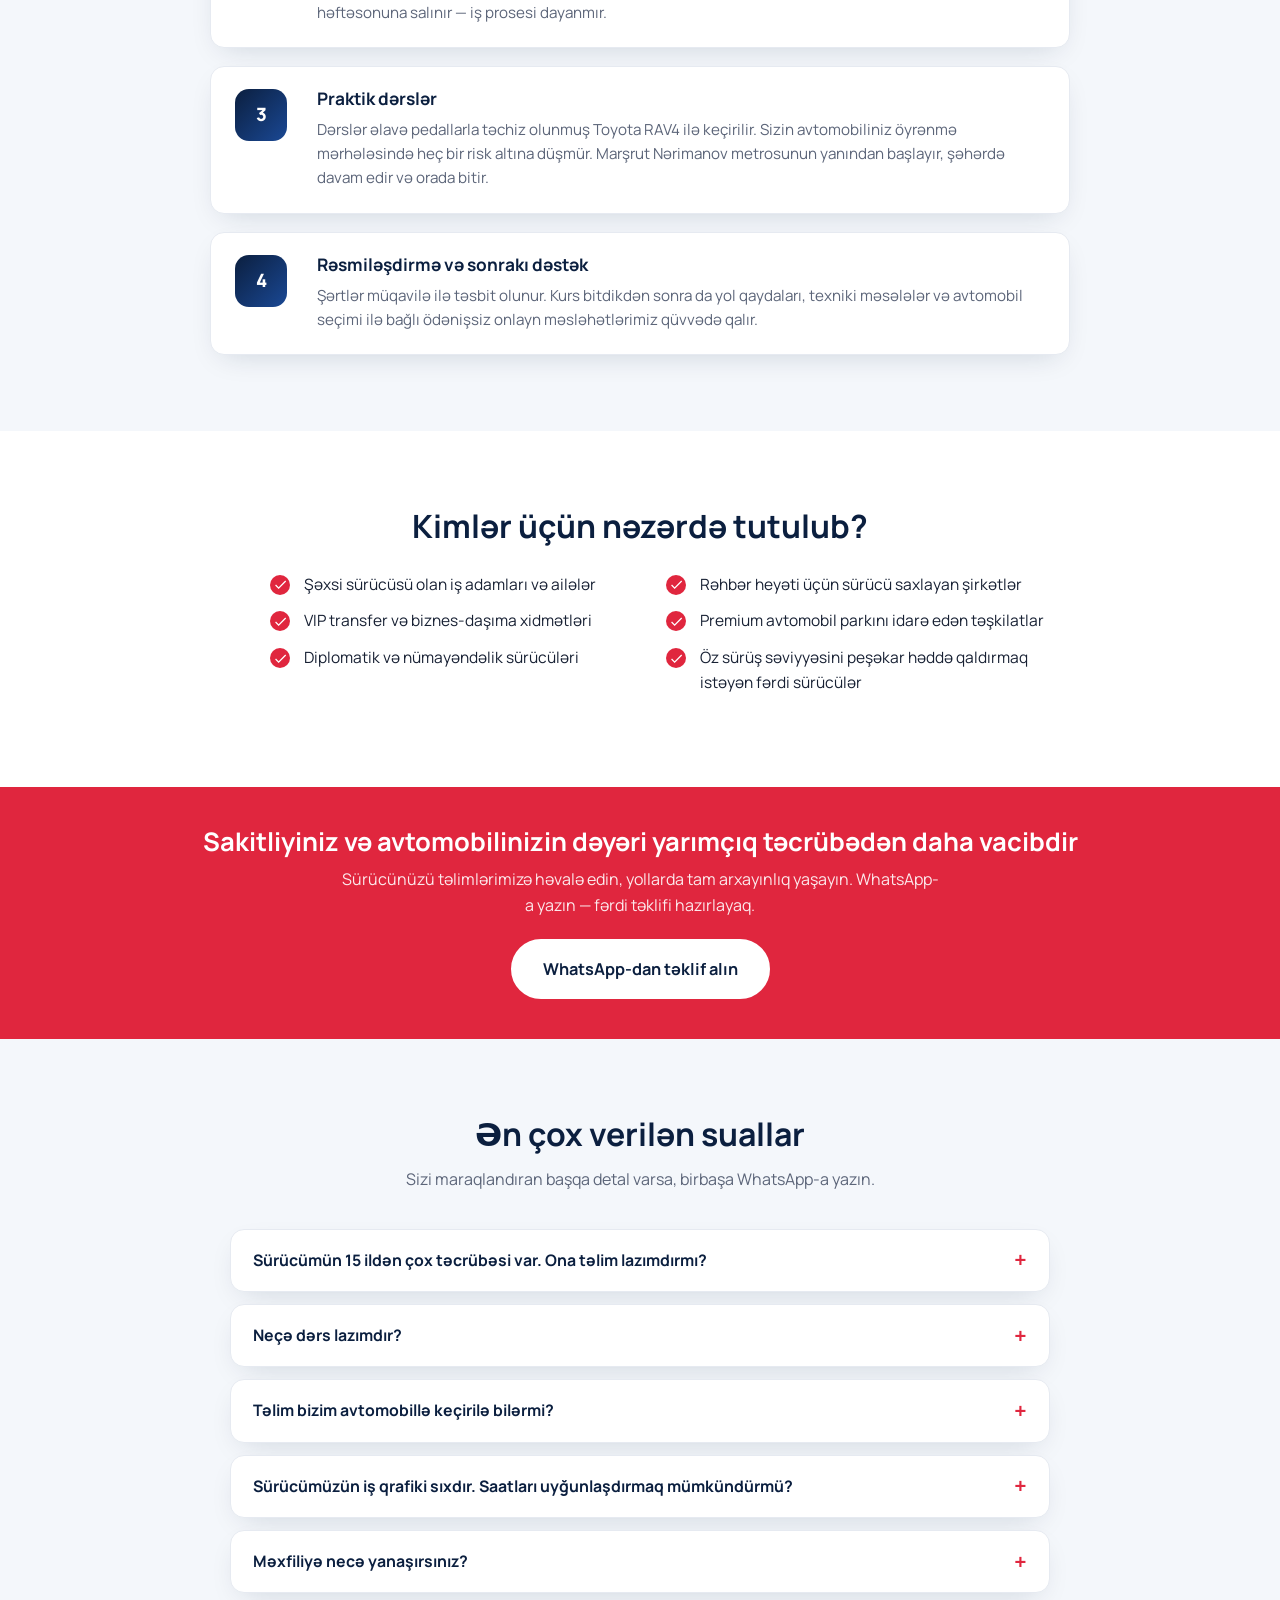
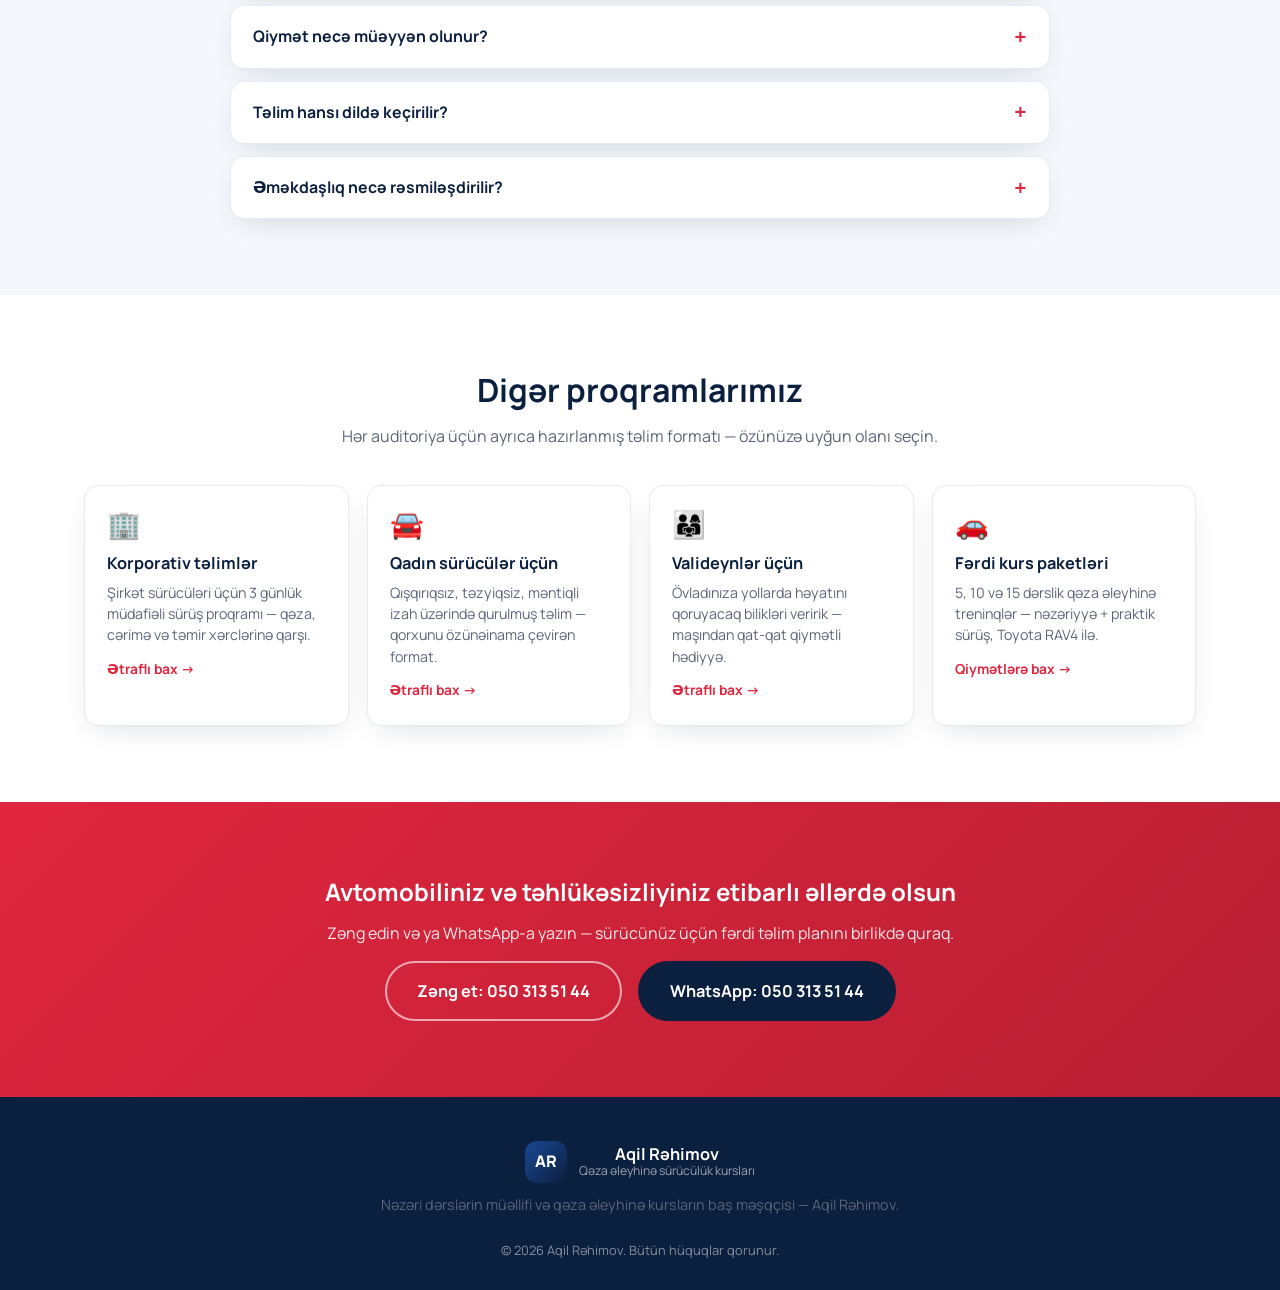
<file: vip-suruculer.html>
<!DOCTYPE html>
<html lang="az">
<head>
<!-- Google tag (gtag.js) -->
<script async src="https://www.googletagmanager.com/gtag/js?id=G-WKS4B1W9EC"></script>
<script>
  window.dataLayer = window.dataLayer || [];
  function gtag(){dataLayer.push(arguments);}
  gtag('js', new Date());

  gtag('config', 'G-WKS4B1W9EC');
</script>
<meta charset="UTF-8">
<meta name="viewport" content="width=device-width, initial-scale=1.0">
<title>Xüsusi və VIP Sürücülər Üçün Sürüş Təlimləri | Aqil Rəhimov — Bakı</title>
<meta name="description" content="Şəxsi və VIP sürücülər üçün peşəkar sürüş proqramı: qəzalardan yayınma texnikaları, komfortlu sürüş, mülkiyyətin qorunması, intizam və məxfilik. Bakı.">
<link rel="canonical" href="https://avtoprays.az/vip-suruculer">
<meta name="robots" content="index, follow, max-image-preview:large, max-snippet:-1">
<meta name="theme-color" content="#0b1f3f">
<meta property="og:type" content="website">
<meta property="og:site_name" content="Aqil Rəhimov — Qəza əleyhinə sürücülük kursları">
<meta property="og:title" content="Xüsusi və VIP Sürücülər Üçün Sürüş Təlimləri | Aqil Rəhimov — Bakı">
<meta property="og:description" content="Şəxsi və VIP sürücülər üçün peşəkar sürüş proqramı: qəzalardan yayınma texnikaları, komfortlu sürüş, mülkiyyətin qorunması, intizam və məxfilik. Bakı.">
<meta property="og:url" content="https://avtoprays.az/vip-suruculer">
<meta property="og:locale" content="az_AZ">
<meta property="og:image" content="https://avtoprays.az/assets/img/vip-suruculer.jpg">
<meta property="og:image:width" content="1440">
<meta property="og:image:height" content="804">
<meta property="og:image:alt" content="Xüsusi və VIP Sürücülər Üçün Sürüş Təlimləri | Aqil Rəhimov — Bakı">
<meta name="twitter:card" content="summary_large_image">
<link rel="icon" href="data:image/svg+xml,<svg xmlns=%22http://www.w3.org/2000/svg%22 viewBox=%220 0 100 100%22><text y=%22.9em%22 font-size=%2290%22>🚗</text></svg>">
<link rel="preconnect" href="https://fonts.googleapis.com">
<link rel="preconnect" href="https://fonts.gstatic.com" crossorigin>
<link href="https://fonts.googleapis.com/css2?family=Manrope:wght@400;500;600;700;800&display=swap" rel="stylesheet">
<link rel="stylesheet" href="/css/style.css?v=20260901c">
</head>
<body>

<a class="skip-link" href="#main">Əsas məzmuna keç</a>

<!-- HEADER -->
<header class="site-header" id="top">
  <div class="container header-inner">
    <a href="/" class="brand">
      <span class="brand-mark">AR</span>
      <span class="brand-text">
        <strong>Aqil Rəhimov</strong>
        <small>Qəza əleyhinə sürücülük kursları</small>
      </span>
    </a>

    <nav class="main-nav" id="mainNav">
      <a href="/#qiymetler">Qiymətlər</a>
      <a href="/#telim-plani">Təlim planı</a>
      <a href="/#kurslar">Kurslar</a>
      <a href="/korporativ">Korporativ</a>
      <a href="/qadin-suruculer">Qadınlar</a>
      <a href="/valideynler-ucun">Valideynlər</a>
      <a href="/vip-suruculer" aria-current="page">VIP</a>
      <a href="/#teqchi">Təlimçi</a>
      <a href="/#elaqe">Əlaqə</a>
      <a href="/muqavile">Müqavilə</a>
    </nav>

    <div class="header-actions">
      <a href="tel:+994503135144" class="btn btn-ghost header-phone">
        <svg viewBox="0 0 24 24" width="18" height="18" aria-hidden="true"><path fill="currentColor" d="M6.6 10.8c1.4 2.8 3.8 5.1 6.6 6.6l2.2-2.2c.3-.3.7-.4 1-.2 1.1.4 2.3.6 3.6.6.6 0 1 .4 1 1V20c0 .6-.4 1-1 1C10.6 21 3 13.4 3 4c0-.6.4-1 1-1h3.5c.6 0 1 .4 1 1 0 1.3.2 2.5.6 3.6.1.4 0 .8-.2 1L6.6 10.8z"/></svg>
        050 313 51 44
      </a>
      <a href="https://wa.me/994503135144?text=Salam%2C%20q%C9%99za%20%C9%99leyhin%C9%99%20s%C3%BCr%C3%BCc%C3%BCl%C3%BCk%20kurslar%C4%B1%20haqq%C4%B1nda%20m%C9%99lumat%20almaq%20ist%C9%99yir%C9%99m." class="btn btn-primary" target="_blank" rel="noopener">WhatsApp yaz</a>
    </div>

    <button class="nav-toggle" id="navToggle" aria-label="Menyunu aç" aria-expanded="false">
      <span></span><span></span><span></span>
    </button>
  </div>
</header>

<main id="main">
  <!-- PAGE HERO -->
  <section class="page-hero page-hero--split">
    <div class="container">
      <p class="breadcrumb"><a href="/">Ana səhifə</a> &rsaquo; VIP və şəxsi sürücülər</p>
      <div class="hero-split">
        <div class="hero-copy">
          <p class="eyebrow">ŞƏXSİ VƏ VIP SÜRÜCÜLƏR ÜÇÜN</p>
          <h1>Xüsusi və VIP Sürücülər Üçün Sürüş Təlimləri — Avtomobiliniz və Təhlükəsizliyiniz Etibarlı Əllərdə</h1>
          <p class="lead">Şəxsi sürücünüzə etibar etdiyiniz bahalı avtomobilinizin tez-tez zədələnməsindən, bitmək bilməyən cərimələrdən və yollardakı risklərdən yorulmusunuz? <strong>Sükan arxasında olmaq sadəcə avtomobili idarə etmək deyil — sərnişinin rahatlığını və mülkiyyətini 100% qorumaq deməkdir.</strong></p>
          <div class="hero-actions">
            <a href="https://wa.me/994503135144?text=Salam%2C%20%C5%9F%C9%99xsi%20s%C3%BCr%C3%BCc%C3%BCm%20%C3%BC%C3%A7%C3%BCn%20x%C3%BCsusi%2FVIP%20s%C3%BCr%C3%BC%C5%9F%20t%C9%99limi%20il%C9%99%20maraqlan%C4%B1ram." class="btn btn-primary btn-lg" target="_blank" rel="noopener">Fərdi təklif alın</a>
            <a href="tel:+994503135144" class="btn btn-outline-light btn-lg">050 313 51 44</a>
          </div>
        </div>
        <figure class="hero-photo">
          <img src="/assets/img/vip-suruculer.jpg" width="1440" height="804" alt="Bakı bulvarında “T” nişanlı Toyota RAV4 təlim avtomobilinin yanında dayanan dörd sürücü">
        </figure>
      </div>
      <div class="hero-stats">
        <div><strong>Fərdi format</strong>Proqram sürücünün mövcud səviyyəsinə görə qurulur</div>
        <div><strong>Qəza əleyhinə metodika</strong>Kritik anlarda hazır qərar — düşünməyə vaxt qalmır</div>
        <div><strong>İntizam və məxfilik</strong>Peşəkar sürücü davranışı proqramın ayrıca hissəsidir</div>
      </div>
    </div>
  </section>
  <!-- PROBLEM -->
  <section class="section">
    <div class="container">
      <h2 class="section-title reveal">Şəxsi sürücü ilə işləyənlərin tanış problemləri</h2>
      <p class="section-sub reveal">Bunların hər biri ayrıca “xırda” görünür, illik hesabda isə ciddi məbləğə və daimi narahatlığa çevrilir.</p>
      <div class="pain-grid">
        <div class="pain-card reveal">
          <strong>Avtomobil tez-tez servisə gedir</strong>
          Cızıq, əzilmiş disk, dəyişən bamper. Premium seqmentdə hər belə “xırda” təmirin qiyməti adi avtomobilin ciddi təmirinə bərabərdir.
        </div>
        <div class="pain-card reveal">
          <strong>Cərimələr bitmir</strong>
          Ay ərzində yığılan cərimələr sürücünün qaydaları “təxmini” bilməsinin birbaşa nəticəsidir — və bu, düzəldilə bilən problemdir.
        </div>
        <div class="pain-card reveal">
          <strong>Sərnişin üçün rahatlıq yoxdur</strong>
          Kəskin start, kəskin əyləc, gec seçilən zolaq. Arxa oturacaqda işləmək, danışmaq və ya dincəlmək mümkün olmur.
        </div>
        <div class="pain-card reveal">
          <strong>Kritik anda hazır qərar yoxdur</strong>
          Bəzi sürücülər avtomobil sürməyi bilsələr də, qəfil situasiyada nə edəcəklərini bilmirlər. Kritik anda düşünməyə vaxt olmur — yalnız əvvəlcədən öyrədilmiş hərəkət işləyir.
        </div>
        <div class="pain-card reveal">
          <strong>Avtomobilin resursu tez tükənir</strong>
          Sərt sürüş üslubu əyləc, şin, asqı və transmissiyanın ömrünü qısaldır. Bu, hesabda “yanacaq və təmir” sətrində görünür.
        </div>
        <div class="pain-card reveal">
          <strong>Davranış və məxfilik standartı yoxdur</strong>
          Sürücü sizin gündəlik cədvəlinizi bilir. Peşəkarlıq təkcə sükanda deyil — susmağı və mövqe saxlamağı bacarmaqdadır.
        </div>
      </div>
    </div>
  </section>

  <!-- PROGRAM -->
  <section class="section alt">
    <div class="container">
      <h2 class="section-title reveal">Aqil Rəhimovun xüsusi təlim proqramı ilə sürücünüz</h2>
      <p class="section-sub reveal">Proqram üç istiqamətdə qurulub və hər üçü bir-birini tamamlayır.</p>
      <div class="benefit-grid">
        <div class="benefit-card reveal">
          <span class="b-num">1</span>
          <h3>Qəzalardan incə yayınma texnikaları</h3>
          <p>Qəfil yaranan kritik situasiyalarda avtomobili və sərnişini qəzadan sığortalayan peşəkar vərdişlər qazanacaq. Təhlükənin ilkin əlamətlərini oxumaq, məsafəni düzgün saxlamaq və yayınma trayektoriyasını əvvəlcədən görmək — bunlar məşq nəticəsində avtomatlaşan bacarıqlardır.</p>
        </div>
        <div class="benefit-card reveal">
          <span class="b-num">2</span>
          <h3>Mülkiyyətin və komfortun qorunması</h3>
          <p>Bahalı avtomobilinizin texniki resursunu qorumağı, səlis və komfortlu sürüş nümayiş etdirməyi öyrənəcək. Yumşaq start və əyləc, zolaq dəyişməsinin əvvəlcədən planlaşdırılması, dar məkanlarda dəqiq manevr — həm sərnişin, həm avtomobil üçün.</p>
        </div>
        <div class="benefit-card reveal">
          <span class="b-num">3</span>
          <h3>Mütləq intizam və məxfilik</h3>
          <p>YHX qaydalarına tam riayət etməklə cərimə risklərini sıfıra endirəcək və yollardakı incə sirlərə yiyələnəcək. Peşəkar sürücü davranışı — dəqiqlik, təmkin və məxfilik — proqramın ayrıca hissəsi kimi işlənir.</p>
        </div>
      </div>
    </div>
  </section>

  <!-- SKILLS CHECKLIST -->
  <section class="section">
    <div class="container">
      <h2 class="section-title reveal">Təlimdən sonra sürücünüz nəyi bacaracaq?</h2>
      <p class="section-sub reveal">Hər bənd ayrıca izah olunur, sonra real şəhər marşrutunda təkrarlanaraq vərdişə çevrilir.</p>
      <ul class="checklist two-col reveal">
        <li>Təhlükəni yaranmamışdan əvvəl görmək və məsafəni idarə etmək</li>
        <li>Güzgülərlə işləmənin peşəkar alqoritmi</li>
        <li>Ən təhlükəsiz zolağın seçilməsi və zolaqda düzgün yerləşmə</li>
        <li>Sərnişin üçün hiss olunmayan səlis start və əyləc</li>
        <li>Dairələrin təhlükəsiz keçilməsi və U dönüşünün dəqiq icrası</li>
        <li>Dar məkanlarda parklanma və geriyə hərəkət</li>
        <li>Tıxacda gərginlik yaratmadan hərəkət etmək</li>
        <li>Sürətli yollarda təhlükəsiz hərəkətin incəlikləri</li>
        <li>Nümunəvi sürücü etikası və konfliktsiz davranış</li>
        <li>Yol Hərəkəti Qaydalarının real şəraitdə tətbiqi</li>
      </ul>

      <div class="panel reveal">
        <h3>Səlis sürüş — həm komfort, həm qənaətdir</h3>
        <p>Kəskin sürüş üslubu təkcə sərnişini narahat etmir: o, əyləc disklərini, şinləri, asqını və transmissiyanı vaxtından əvvəl yeyir. Sürüş üslubu dəyişəndə həm avtomobilin servis intervalı uzanır, həm də yanacaq sərfi azalır. Yəni təlim xərcini avtomobilin özü qaytarır.</p>
      </div>
    </div>
  </section>

  <!-- FORMAT -->
  <section class="section alt">
    <div class="container">
      <h2 class="section-title reveal">Təlimin formatı və şərtləri</h2>
      <div class="steps">
        <div class="step reveal">
          <span class="step-num">1</span>
          <div>
            <h3>Səviyyənin qiymətləndirilməsi</h3>
            <p>Sınaq dərsi ilə başlayırıq — 45 dəqiqə. Bu dərsdə sürücünün real səviyyəsi, güclü tərəfləri və düzəldilməli vərdişləri müəyyən olunur. Proqram məhz bu nəticəyə görə qurulur.</p>
          </div>
        </div>
        <div class="step reveal">
          <span class="step-num">2</span>
          <div>
            <h3>Fərdi proqramın hazırlanması</h3>
            <p>Dərs sayı, prioritetlər və qrafik razılaşdırılır. Sürücünün iş qrafiki sıxdırsa, dərslər səhər saatlarına və ya həftəsonuna salınır — iş prosesi dayanmır.</p>
          </div>
        </div>
        <div class="step reveal">
          <span class="step-num">3</span>
          <div>
            <h3>Praktik dərslər</h3>
            <p>Dərslər əlavə pedallarla təchiz olunmuş Toyota RAV4 ilə keçirilir. Sizin avtomobiliniz öyrənmə mərhələsində heç bir risk altına düşmür. Marşrut Nərimanov metrosunun yanından başlayır, şəhərdə davam edir və orada bitir.</p>
          </div>
        </div>
        <div class="step reveal">
          <span class="step-num">4</span>
          <div>
            <h3>Rəsmiləşdirmə və sonrakı dəstək</h3>
            <p>Şərtlər müqavilə ilə təsbit olunur. Kurs bitdikdən sonra da yol qaydaları, texniki məsələlər və avtomobil seçimi ilə bağlı ödənişsiz onlayn məsləhətlərimiz qüvvədə qalır.</p>
          </div>
        </div>
      </div>
    </div>
  </section>

  <!-- WHO -->
  <section class="section">
    <div class="container">
      <h2 class="section-title reveal">Kimlər üçün nəzərdə tutulub?</h2>
      <ul class="checklist two-col reveal">
        <li>Şəxsi sürücüsü olan iş adamları və ailələr</li>
        <li>Rəhbər heyəti üçün sürücü saxlayan şirkətlər</li>
        <li>VIP transfer və biznes-daşıma xidmətləri</li>
        <li>Premium avtomobil parkını idarə edən təşkilatlar</li>
        <li>Diplomatik və nümayəndəlik sürücüləri</li>
        <li>Öz sürüş səviyyəsini peşəkar həddə qaldırmaq istəyən fərdi sürücülər</li>
      </ul>
    </div>
  </section>

  <!-- CTA BAND -->
  <section class="cta-band">
    <div class="container reveal">
      <h2>Sakitliyiniz və avtomobilinizin dəyəri yarımçıq təcrübədən daha vacibdir</h2>
      <p>Sürücünüzü təlimlərimizə həvalə edin, yollarda tam arxayınlıq yaşayın. WhatsApp-a yazın — fərdi təklifi hazırlayaq.</p>
      <a href="https://wa.me/994503135144?text=Salam%2C%20%C5%9F%C9%99xsi%20s%C3%BCr%C3%BCc%C3%BCm%20%C3%BC%C3%A7%C3%BCn%20x%C3%BCsusi%2FVIP%20s%C3%BCr%C3%BC%C5%9F%20t%C9%99limi%20il%C9%99%20maraqlan%C4%B1ram." class="btn btn-lg" target="_blank" rel="noopener">WhatsApp-dan təklif alın</a>
    </div>
  </section>

  <!-- FAQ -->
  <section class="section alt">
    <div class="container">
      <h2 class="section-title reveal">Ən çox verilən suallar</h2>
      <p class="section-sub reveal">Sizi maraqlandıran başqa detal varsa, birbaşa WhatsApp-a yazın.</p>
      <div class="faq reveal">
        <details class="faq-item">
          <summary>Sürücümün 15 ildən çox təcrübəsi var. Ona təlim lazımdırmı?</summary>
          <div class="faq-body">
            <p>Uzun təcrübə vərdiş deməkdir, vərdişlərin hamısı isə düzgün olmur. Bəzi sürücülər avtomobil sürməyi bilsələr də, kritik anlarda qəzadan yayınma incəliklərindən və peşəkar sürüş texnikalarından xəbərsizdirlər. Təcrübəli sürücü öz səhvini görmür — çünki illərdir eyni cür sürür və hələ ki “işləyir”. Bizim proqram məhz bu görünməyən boşluqları bağlayır.</p>
          </div>
        </details>
        <details class="faq-item">
          <summary>Neçə dərs lazımdır?</summary>
          <div class="faq-body">
            <p>Dəqiq say sınaq dərsindən sonra müəyyən edilir. Peşəkar sürücülərdə adətən baza vərdişlər yerindədir və iş qəza əleyhinə hissə, komfortlu sürüş və intizam üzərində cəmlənir — bu isə fərdi paket kimi hesablanır.</p>
          </div>
        </details>
        <details class="faq-item">
          <summary>Təlim bizim avtomobillə keçirilə bilərmi?</summary>
          <div class="faq-body">
            <p>Təlimin praktik hissəsi əlavə pedallarla təchiz olunmuş Toyota RAV4 ilə aparılır — məhz təhlükəsizlik səbəbindən. Yəni öyrənmə mərhələsində bahalı avtomobiliniz heç bir risk altına düşmür; sürücü vərdişi təlim avtomobilində formalaşdırır və hazır bacarıqla sizin avtomobilinizə qayıdır.</p>
          </div>
        </details>
        <details class="faq-item">
          <summary>Sürücümüzün iş qrafiki sıxdır. Saatları uyğunlaşdırmaq mümkündürmü?</summary>
          <div class="faq-body">
            <p>Bəli. Dərs saatları 7:30-dan 15:00-a qədər — 7:30, 8:45, 10:00, 11:15, 12:30, 13:45, 15:00. Gün ərzində qrafik sıxdırsa, dərslər şənbə, bazar və bayram günlərinə salına bilər. Dərslər Nərimanov metrosunun yanından başlayır və orada da bitir.</p>
          </div>
        </details>
        <details class="faq-item">
          <summary>Məxfiliyə necə yanaşırsınız?</summary>
          <div class="faq-body">
            <p>Mütləq intizam və məxfilik proqramın rəsmi hissəsidir. Təlim zamanı sürücü işəgötürənlə bağlı heç bir məlumatı müzakirə mövzusuna çevirmir; bu davranış standartı dərslərdə ayrıca izah olunur və tələb edilir.</p>
          </div>
        </details>
        <details class="faq-item">
          <summary>Qiymət necə müəyyən olunur?</summary>
          <div class="faq-body">
            <p>Vahid tarif yoxdur — proqram sürücünün mövcud səviyyəsinə və tələb olunan dərs sayına görə fərdi qurulur, buna görə də qiymət də fərdi hesablanır. WhatsApp-a yazın, qısa söhbətdən sonra konkret təklif təqdim edək.</p>
          </div>
        </details>
        <details class="faq-item">
          <summary>Təlim hansı dildə keçirilir?</summary>
          <div class="faq-body">
            <p>Sürücünün seçimi ilə Azərbaycan və ya Rus dilində.</p>
          </div>
        </details>
        <details class="faq-item">
          <summary>Əməkdaşlıq necə rəsmiləşdirilir?</summary>
          <div class="faq-body">
            <p>Bütün şərtlər — dərs sayı, qrafik, tərəflərin öhdəlikləri — müqavilə ilə əvvəlcədən yazılı razılaşdırılır. <a href="/muqavile">Müqavilə şərtləri</a> ilə əvvəlcədən tanış ola bilərsiniz.</p>
          </div>
        </details>
      </div>
    </div>
  </section>

  <!-- RELATED PROGRAMS -->
  <section class="section">
    <div class="container">
      <h2 class="section-title reveal">Digər proqramlarımız</h2>
      <p class="section-sub reveal">Hər auditoriya üçün ayrıca hazırlanmış təlim formatı — özünüzə uyğun olanı seçin.</p>
      <div class="program-grid">
        <a class="program-card reveal" href="/korporativ">
          <span class="pc-icon" aria-hidden="true">🏢</span>
          <strong>Korporativ təlimlər</strong>
          <span>Şirkət sürücüləri üçün 3 günlük müdafiəli sürüş proqramı — qəza, cərimə və təmir xərclərinə qarşı.</span>
          <em>Ətraflı bax →</em>
        </a>
        <a class="program-card reveal" href="/qadin-suruculer">
          <span class="pc-icon" aria-hidden="true">🚘</span>
          <strong>Qadın sürücülər üçün</strong>
          <span>Qışqırıqsız, təzyiqsiz, məntiqli izah üzərində qurulmuş təlim — qorxunu özünəinama çevirən format.</span>
          <em>Ətraflı bax →</em>
        </a>
        <a class="program-card reveal" href="/valideynler-ucun">
          <span class="pc-icon" aria-hidden="true">👨‍👩‍👧</span>
          <strong>Valideynlər üçün</strong>
          <span>Övladınıza yollarda həyatını qoruyacaq bilikləri veririk — maşından qat-qat qiymətli hədiyyə.</span>
          <em>Ətraflı bax →</em>
        </a>
        <a class="program-card reveal" href="/#qiymetler">
          <span class="pc-icon" aria-hidden="true">🚗</span>
          <strong>Fərdi kurs paketləri</strong>
          <span>5, 10 və 15 dərslik qəza əleyhinə treninqlər — nəzəriyyə + praktik sürüş, Toyota RAV4 ilə.</span>
          <em>Qiymətlərə bax →</em>
        </a>
      </div>
    </div>
  </section>

  <!-- FINAL CTA -->
  <section class="section final-cta" id="elaqe">
    <div class="container reveal">
      <h2>Avtomobiliniz və təhlükəsizliyiniz etibarlı əllərdə olsun</h2>
      <p>Zəng edin və ya WhatsApp-a yazın — sürücünüz üçün fərdi təlim planını birlikdə quraq.</p>
      <div class="cta-buttons">
        <a href="tel:+994503135144" class="btn btn-lg btn-outline-light">Zəng et: 050 313 51 44</a>
        <a href="https://wa.me/994503135144?text=Salam%2C%20%C5%9F%C9%99xsi%20s%C3%BCr%C3%BCc%C3%BCm%20%C3%BC%C3%A7%C3%BCn%20x%C3%BCsusi%2FVIP%20s%C3%BCr%C3%BC%C5%9F%20t%C9%99limi%20il%C9%99%20maraqlan%C4%B1ram." class="btn btn-lg btn-primary" target="_blank" rel="noopener">WhatsApp: 050 313 51 44</a>
      </div>
    </div>
  </section>
</main>

<footer class="site-footer">
  <div class="container footer-inner">
    <div class="brand footer-brand">
      <span class="brand-mark">AR</span>
      <span class="brand-text">
        <strong>Aqil Rəhimov</strong>
        <small>Qəza əleyhinə sürücülük kursları</small>
      </span>
    </div>
    <p class="footer-note">Nəzəri dərslərin müəllifi və qəza əleyhinə kursların baş məşqçisi — Aqil Rəhimov.</p>
    <div class="visit-counter" id="visitCounter" hidden>
      <div class="vc-item">
        <span class="vc-num" id="vcTotal">0</span>
        <span class="vc-label">Ümumi ziyarətçi</span>
      </div>
      <div class="vc-item">
        <span class="vc-num" id="vcToday">0</span>
        <span class="vc-label">Bu gün</span>
      </div>
      <div class="vc-item">
        <span class="vc-num" id="vcOnline">0</span>
        <span class="vc-label">Hazırda saytda</span>
      </div>
    </div>
    <p class="footer-copy">&copy; <span id="year"></span> Aqil Rəhimov. Bütün hüquqlar qorunur.</p>
  </div>
</footer>

<a href="https://wa.me/994503135144" class="floating-whatsapp" target="_blank" rel="noopener" aria-label="WhatsApp ilə yazın">
  <svg viewBox="0 0 32 32" width="28" height="28" aria-hidden="true"><path fill="currentColor" d="M16 3C9 3 3.3 8.7 3.3 15.7c0 2.5.7 4.8 1.9 6.8L3 29l6.7-2.1c1.9 1 4.1 1.6 6.3 1.6 7 0 12.7-5.7 12.7-12.7C28.7 8.7 23 3 16 3zm0 23.2c-2 0-3.9-.5-5.6-1.5l-.4-.2-4 1.2 1.2-3.9-.3-.4c-1.1-1.8-1.7-3.8-1.7-5.9 0-6 4.9-10.9 10.9-10.9 2.9 0 5.6 1.1 7.7 3.2 2.1 2.1 3.2 4.8 3.2 7.7-.1 6-5 10.7-11 10.7zm6-8.2c-.3-.2-1.9-1-2.2-1.1-.3-.1-.5-.2-.7.2-.2.3-.8 1.1-1 1.3-.2.2-.4.2-.7.1-.3-.2-1.4-.5-2.6-1.6-1-.9-1.6-2-1.8-2.3-.2-.3 0-.5.1-.6.1-.1.3-.4.4-.5.1-.2.2-.3.3-.5.1-.2 0-.4 0-.5-.1-.2-.7-1.7-1-2.3-.2-.6-.5-.5-.7-.5h-.6c-.2 0-.5.1-.8.4-.3.3-1 1-1 2.5 0 1.5 1.1 2.9 1.2 3.1.1.2 2.2 3.4 5.3 4.7.7.3 1.3.5 1.8.7.8.2 1.4.2 2 .1.6-.1 1.9-.8 2.2-1.5.3-.7.3-1.3.2-1.5-.1-.1-.3-.2-.6-.4z"/></svg>
</a>

<script type="application/ld+json">
{
  "@context": "https://schema.org",
  "@type": "FAQPage",
  "mainEntity": [
    {
      "@type": "Question",
      "name": "Sürücümün 15 ildən çox təcrübəsi var. Ona təlim lazımdırmı?",
      "acceptedAnswer": {
        "@type": "Answer",
        "text": "Uzun təcrübə vərdiş deməkdir, vərdişlərin hamısı isə düzgün olmur. Bəzi sürücülər avtomobil sürməyi bilsələr də, kritik anlarda qəzadan yayınma incəliklərindən və peşəkar sürüş texnikalarından xəbərsizdirlər. Təcrübəli sürücü öz səhvini görmür — çünki illərdir eyni cür sürür və hələ ki “işləyir”. Bizim proqram məhz bu görünməyən boşluqları bağlayır."
      }
    },
    {
      "@type": "Question",
      "name": "Neçə dərs lazımdır?",
      "acceptedAnswer": {
        "@type": "Answer",
        "text": "Dəqiq say sınaq dərsindən sonra müəyyən edilir. Peşəkar sürücülərdə adətən baza vərdişlər yerindədir və iş qəza əleyhinə hissə, komfortlu sürüş və intizam üzərində cəmlənir — bu isə fərdi paket kimi hesablanır."
      }
    },
    {
      "@type": "Question",
      "name": "Təlim bizim avtomobillə keçirilə bilərmi?",
      "acceptedAnswer": {
        "@type": "Answer",
        "text": "Təlimin praktik hissəsi əlavə pedallarla təchiz olunmuş Toyota RAV4 ilə aparılır — məhz təhlükəsizlik səbəbindən. Yəni öyrənmə mərhələsində bahalı avtomobiliniz heç bir risk altına düşmür; sürücü vərdişi təlim avtomobilində formalaşdırır və hazır bacarıqla sizin avtomobilinizə qayıdır."
      }
    },
    {
      "@type": "Question",
      "name": "Sürücümüzün iş qrafiki sıxdır. Saatları uyğunlaşdırmaq mümkündürmü?",
      "acceptedAnswer": {
        "@type": "Answer",
        "text": "Bəli. Dərs saatları 7:30-dan 15:00-a qədər — 7:30, 8:45, 10:00, 11:15, 12:30, 13:45, 15:00. Gün ərzində qrafik sıxdırsa, dərslər şənbə, bazar və bayram günlərinə salına bilər. Dərslər Nərimanov metrosunun yanından başlayır və orada da bitir."
      }
    },
    {
      "@type": "Question",
      "name": "Məxfiliyə necə yanaşırsınız?",
      "acceptedAnswer": {
        "@type": "Answer",
        "text": "Mütləq intizam və məxfilik proqramın rəsmi hissəsidir. Təlim zamanı sürücü işəgötürənlə bağlı heç bir məlumatı müzakirə mövzusuna çevirmir; bu davranış standartı dərslərdə ayrıca izah olunur və tələb edilir."
      }
    },
    {
      "@type": "Question",
      "name": "Qiymət necə müəyyən olunur?",
      "acceptedAnswer": {
        "@type": "Answer",
        "text": "Vahid tarif yoxdur — proqram sürücünün mövcud səviyyəsinə və tələb olunan dərs sayına görə fərdi qurulur, buna görə də qiymət də fərdi hesablanır. WhatsApp-a yazın, qısa söhbətdən sonra konkret təklif təqdim edək."
      }
    },
    {
      "@type": "Question",
      "name": "Təlim hansı dildə keçirilir?",
      "acceptedAnswer": {
        "@type": "Answer",
        "text": "Sürücünün seçimi ilə Azərbaycan və ya Rus dilində."
      }
    },
    {
      "@type": "Question",
      "name": "Əməkdaşlıq necə rəsmiləşdirilir?",
      "acceptedAnswer": {
        "@type": "Answer",
        "text": "Bütün şərtlər — dərs sayı, qrafik, tərəflərin öhdəlikləri — müqavilə ilə əvvəlcədən yazılı razılaşdırılır. Müqavilə şərtləri ilə əvvəlcədən tanış ola bilərsiniz."
      }
    }
  ]
}
</script>
<script type="application/ld+json">
{
  "@context": "https://schema.org",
  "@type": "BreadcrumbList",
  "itemListElement": [
    {
      "@type": "ListItem",
      "position": 1,
      "name": "Ana səhifə",
      "item": "https://avtoprays.az/"
    },
    {
      "@type": "ListItem",
      "position": 2,
      "name": "VIP və şəxsi sürücülər",
      "item": "https://avtoprays.az/vip-suruculer"
    }
  ]
}
</script>
<script src="/js/script.js?v=20260901c"></script>
</body>
</html>
</file>
<file: css/style.css>
:root {
  --navy: #0b1f3f;
  --navy-2: #123166;
  --navy-3: #1a4894;
  --red: #e0263e;
  --red-dark: #b81f33;
  --gold: #f2a93b;
  --ink: #172033;
  --muted: #5c6579;
  --bg: #ffffff;
  --bg-alt: #f4f7fb;
  --line: #e6eaf1;
  --green: #1f9d55;
  --green-dark: #14663a;
  --green-soft: #eaf7f0;
  --red-soft: #fdeef0;
  --radius: 14px;
  --shadow: 0 10px 30px -12px rgba(11, 31, 63, 0.18);
  --container: 1160px;
  font-size: 16px;
}

* { box-sizing: border-box; }
html { scroll-behavior: smooth; }

body {
  margin: 0;
  font-family: "Manrope", system-ui, -apple-system, "Segoe UI", Roboto, sans-serif;
  color: var(--ink);
  background: var(--bg);
  line-height: 1.6;
  -webkit-font-smoothing: antialiased;
}
body.nav-locked { overflow: hidden; height: 100%; }

img { max-width: 100%; height: auto; display: block; }

.container {
  width: 100%;
  max-width: var(--container);
  margin: 0 auto;
  padding: 0 24px;
}

.skip-link {
  position: absolute;
  left: -999px;
  top: 0;
  background: var(--red);
  color: #fff;
  padding: 10px 16px;
  z-index: 1000;
  border-radius: 0 0 8px 0;
}
.skip-link:focus { left: 0; }

h1, h2, h3 { line-height: 1.2; margin: 0 0 14px; color: var(--navy); }
p { margin: 0 0 14px; color: var(--muted); }

/* Buttons */
.btn {
  display: inline-flex;
  align-items: center;
  gap: 8px;
  justify-content: center;
  padding: 12px 22px;
  border-radius: 999px;
  font-weight: 700;
  font-size: 0.95rem;
  text-decoration: none;
  border: 2px solid transparent;
  cursor: pointer;
  transition: transform .15s ease, box-shadow .15s ease, background .15s ease, color .15s ease;
  white-space: nowrap;
}
.btn:hover { transform: translateY(-2px); }
.btn-primary { background: var(--red); color: #fff; box-shadow: 0 8px 20px -8px rgba(224,38,62,.6); }
.btn-primary:hover { background: var(--red-dark); }
.btn-ghost { background: transparent; color: var(--navy); border-color: var(--line); }
.btn-ghost:hover { border-color: var(--navy-3); }
.btn-outline { background: transparent; color: var(--navy); border-color: var(--navy); }
.btn-outline:hover { background: var(--navy); color: #fff; }
.btn-outline-light { background: transparent; color: #fff; border-color: rgba(255,255,255,.6); }
.btn-outline-light:hover { background: rgba(255,255,255,.12); }
.btn-lg { padding: 15px 30px; font-size: 1.02rem; }

/* Header */
.site-header {
  position: sticky;
  top: 0;
  z-index: 500;
  background: rgba(255,255,255,.92);
  backdrop-filter: saturate(180%) blur(10px);
  border-bottom: 1px solid var(--line);
}
.header-inner {
  display: flex;
  align-items: center;
  justify-content: space-between;
  gap: 18px;
  padding-top: 12px;
  padding-bottom: 12px;
}
.brand { display: flex; align-items: center; gap: 12px; text-decoration: none; flex-shrink: 0; }
.brand-mark {
  width: 42px; height: 42px;
  border-radius: 12px;
  background: linear-gradient(135deg, var(--navy-3), var(--navy));
  color: #fff;
  display: flex; align-items: center; justify-content: center;
  font-weight: 800;
  letter-spacing: .5px;
  flex-shrink: 0;
}
.brand-text { display: flex; flex-direction: column; line-height: 1.2; }
.brand-text strong { color: var(--navy); font-size: 1.02rem; white-space: nowrap; }
.brand-text small { color: var(--muted); font-size: .76rem; white-space: nowrap; }

.main-nav { display: flex; gap: 15px; }
.main-nav a {
  color: var(--ink);
  text-decoration: none;
  font-weight: 600;
  font-size: .87rem;
  position: relative;
  white-space: nowrap;
}
.main-nav a:hover { color: var(--red); }
.main-nav a[aria-current="page"] { color: var(--red); }
/* The mobile clone has room to breathe — restore the roomier type there. */
.mobile-menu-panel .main-nav a { font-size: 1rem; }

/* Ten nav links plus the phone button no longer fit under ~1330px; the
   WhatsApp button stays because it is the primary conversion. */
@media (max-width: 1330px) {
  .site-header .header-phone { display: none; }
}

.header-actions { display: flex; align-items: center; gap: 12px; flex-shrink: 0; }
.header-phone { padding: 10px 16px; }

.nav-toggle {
  display: none;
  flex-direction: column;
  justify-content: center;
  gap: 5px;
  width: 40px; height: 40px;
  background: none;
  border: 1px solid var(--line);
  border-radius: 8px;
  cursor: pointer;
}
.nav-toggle span { width: 18px; height: 2px; background: var(--navy); margin: 0 auto; transition: .2s; }

/* Hero */
.hero {
  padding: 64px 0 40px;
  background:
    radial-gradient(circle at 85% 0%, rgba(26,72,148,.08), transparent 45%),
    var(--bg);
}
.hero-inner {
  display: grid;
  grid-template-columns: 1.05fr .95fr;
  gap: 48px;
  align-items: center;
}
.eyebrow {
  display: inline-block;
  color: var(--red);
  font-weight: 800;
  letter-spacing: .04em;
  text-transform: uppercase;
  font-size: .78rem;
  margin-bottom: 14px;
}
.hero h1 { font-size: clamp(1.9rem, 3.4vw, 2.7rem); }
.hero h1 span { color: var(--red); }
.hero-sub { font-size: 1.05rem; max-width: 54ch; }
.hero-actions { display: flex; gap: 14px; flex-wrap: wrap; margin: 22px 0 26px; }
.hero-trust {
  list-style: none;
  padding: 0; margin: 0;
  display: flex;
  gap: 22px;
  flex-wrap: wrap;
}
.hero-trust li { font-size: .85rem; color: var(--muted); }
.hero-trust strong { display: block; color: var(--navy); font-size: 1.05rem; }
.hero-media img {
  width: 100%;
  height: auto;
  /* full photo must stay uncropped -- no object-fit here */
  border-radius: var(--radius);
  box-shadow: var(--shadow);
}

/* Reveal animation */
.reveal { opacity: 0; transform: translateY(18px); transition: opacity .6s ease, transform .6s ease; }
.reveal.in-view { opacity: 1; transform: translateY(0); }

/* Sections */
.section { padding: 76px 0; }
.section.alt { background: var(--bg-alt); }
.section-title { font-size: clamp(1.5rem, 2.6vw, 2rem); text-align: center; }
.section-sub { text-align: center; max-width: 62ch; margin: 0 auto 36px; }

/* Videos */
.video-grid { display: grid; grid-template-columns: repeat(3, 1fr); gap: 26px; margin-top: 30px; }
.video-card p { text-align: center; font-weight: 700; color: var(--navy); margin: 12px 0 0; }
.video-frame {
  position: relative;
  width: 100%;
  padding-top: 56.25%;
  border-radius: var(--radius);
  overflow: hidden;
  box-shadow: var(--shadow);
  background: #000;
}
.video-frame iframe {
  position: absolute; inset: 0; width: 100%; height: 100%; border: 0;
}

.videos { padding-bottom: 44px; }

/* Video block 2 — heading + single video, stacked */
.videos-2 { padding: 20px 0 76px; }
.video-block { max-width: 760px; margin: 0 auto 44px; }
.video-block:last-child { margin-bottom: 0; }
.video-heading {
  color: var(--navy);
  font-weight: 700;
  font-size: 1.05rem;
  text-align: center;
  margin-bottom: 16px;
}
.video-frame-single { box-shadow: var(--shadow); }

/* Badge number */
.badge-num {
  display: inline-flex;
  align-items: center;
  justify-content: center;
  width: 40px; height: 40px;
  border-radius: 50%;
  background: var(--navy-3);
  color: #fff;
  font-weight: 800;
  margin: 0 auto 16px;
}
.section .badge-num { display: flex; }

.subheading { color: var(--navy); font-size: 1.15rem; margin-top: 34px; }

.topics-grid {
  list-style: none;
  counter-reset: topic;
  padding: 0;
  margin: 18px 0 0;
  display: grid;
  grid-template-columns: repeat(2, 1fr);
  gap: 12px 28px;
}
.topics-grid li {
  counter-increment: topic;
  position: relative;
  padding: 12px 16px 12px 48px;
  background: var(--bg);
  border: 1px solid var(--line);
  border-radius: 10px;
  font-size: .92rem;
  color: var(--ink);
}
.topics-grid li::before {
  content: counter(topic);
  position: absolute;
  left: 14px; top: 50%;
  transform: translateY(-50%);
  width: 24px; height: 24px;
  border-radius: 50%;
  background: var(--red);
  color: #fff;
  font-size: .75rem;
  font-weight: 800;
  display: flex; align-items: center; justify-content: center;
}

.note-card {
  margin-top: 34px;
  padding: 22px 26px;
  /* sits in the white #telim-plani section — tinted so the card still reads as a card */
  background: var(--bg-alt);
  border: 1px solid var(--line);
  border-left: 4px solid var(--gold);
  border-radius: 10px;
  box-shadow: var(--shadow);
}
.note-card p:last-child { margin-bottom: 0; }
.note-card .highlight { color: var(--red); font-weight: 700; }

/* Training car banner */
.training-car { background: var(--navy); padding: 44px 0 40px; }
.training-car .container { display: flex; flex-direction: column; align-items: center; }
.training-car img {
  width: auto;
  max-width: 100%;
  max-height: 460px;
  object-fit: contain;
  border-radius: var(--radius);
}
.training-car-caption {
  display: flex; flex-direction: column;
  align-items: center;
  text-align: center;
  color: #fff;
  margin-top: 22px;
}
.training-car-caption span { font-weight: 600; opacity: .8; }
.training-car-caption strong { font-size: clamp(1.6rem, 3vw, 2.4rem); }

/* Pricing */
.pricing-grid {
  display: grid;
  grid-template-columns: repeat(3, 1fr);
  gap: 26px;
  align-items: stretch;
}
.price-card {
  background: #fff;
  border: 1px solid var(--line);
  border-radius: var(--radius);
  padding: 30px 26px;
  box-shadow: var(--shadow);
  display: flex;
  flex-direction: column;
  position: relative;
}
.price-card.featured {
  border-color: var(--red);
  transform: scale(1.03);
  box-shadow: 0 18px 40px -14px rgba(224,38,62,.35);
}
.price-flag {
  position: absolute; top: -13px; left: 50%; transform: translateX(-50%);
  background: var(--red); color: #fff;
  font-size: .72rem; font-weight: 800;
  padding: 5px 14px; border-radius: 999px;
  margin: 0;
}
.price-card h3 { font-size: 1.1rem; min-height: 54px; }
.price-lessons { color: var(--red); font-weight: 700; margin-bottom: 6px; }
.price-lessons em { color: var(--muted); font-style: normal; font-weight: 500; font-size: .85rem; }
.price-tag { font-size: 2.4rem; font-weight: 800; color: var(--navy); margin: 6px 0 10px; }
.price-tag span { font-size: 1rem; font-weight: 600; color: var(--muted); }
.price-desc { flex-grow: 1; }
.price-card .btn { margin-top: 8px; }

/* Plan list */
.plan-list {
  list-style: none;
  counter-reset: plan;
  padding: 0;
  margin: 24px 0;
  display: grid;
  grid-template-columns: repeat(2, 1fr);
  gap: 10px 30px;
}
.plan-list li {
  counter-increment: plan;
  padding-left: 30px;
  position: relative;
  color: var(--ink);
  font-size: .95rem;
}
.plan-list li::before {
  content: "✓";
  position: absolute; left: 0; top: 0;
  color: var(--red);
  font-weight: 800;
}
.lang-note { text-align: center; font-style: italic; }

/* Instructor */
.instructor-inner {
  display: grid;
  grid-template-columns: 260px 1fr;
  gap: 42px;
  align-items: center;
}
.instructor-inner img {
  border-radius: var(--radius);
  box-shadow: var(--shadow);
}
/* Aqil's intro reel — sits in the photo slot of the message section; it is a
   YouTube Short, so the frame is 9:16 and the same 200px width as the old photo. */
.message-video {
  width: 200px;
  max-width: 100%;
  aspect-ratio: 9 / 16;
  border-radius: var(--radius);
  box-shadow: var(--shadow);
  overflow: hidden;
  background: #000;
}
.message-video iframe { width: 100%; height: 100%; border: 0; display: block; }
.social-badges { display: flex; gap: 10px; flex-wrap: wrap; margin-top: 18px; }
.social-badges a {
  background: var(--red);
  border: 2px solid transparent;
  color: #fff;
  font-size: .82rem;
  font-weight: 700;
  padding: 8px 14px;
  border-radius: 999px;
  text-decoration: none;
  box-shadow: 0 8px 20px -8px rgba(224,38,62,.6);
  transition: background .15s ease, transform .15s ease;
}
.social-badges a:hover { background: var(--red-dark); transform: translateY(-2px); }

/* Certificate table */
.table-wrap { overflow-x: auto; }
.cert-table {
  width: 100%;
  border-collapse: collapse;
  background: #fff;
  border-radius: var(--radius);
  overflow: hidden;
  box-shadow: var(--shadow);
}
.cert-table th, .cert-table td {
  padding: 16px 20px;
  text-align: left;
  border-bottom: 1px solid var(--line);
}
.cert-table th {
  background: var(--navy);
  color: #fff;
  font-weight: 700;
}
.cert-table td:last-child { font-weight: 700; color: var(--red); }
.cert-table tr:last-child td { border-bottom: none; }

/* Consult */
.consult { background: linear-gradient(135deg, var(--navy), var(--navy-3)); }
.consult-inner { text-align: center; max-width: 700px; }
.consult h2 { color: #fff; }
.consult p { color: rgba(255,255,255,.82); }

/* Who for */
.who-grid {
  display: grid;
  grid-template-columns: repeat(3, 1fr);
  gap: 18px;
  margin-top: 24px;
}
.who-card {
  background: #fff;
  border: 1px solid var(--line);
  border-radius: 12px;
  padding: 22px;
  font-weight: 600;
  color: var(--navy);
  box-shadow: var(--shadow);
}

/* Personal message */
.instructor-inner ol { margin: 0 0 14px; padding-left: 20px; color: var(--ink); }
.instructor-inner ol li { margin-bottom: 6px; }
.instructor-inner .highlight { color: var(--navy); font-weight: 700; margin-bottom: 0; }
.message-section { padding-bottom: 14px; }
.message-block { max-width: 760px; margin: 44px auto 0; }
.video-row { display: grid; grid-template-columns: repeat(2, 1fr); gap: 20px; }
.schedule-list { grid-template-columns: 1fr; margin: 30px 0 8px; }

/* Trust */
.trust-inner {
  display: grid;
  grid-template-columns: 220px 1fr;
  gap: 32px;
  align-items: center;
}
.trust-inner img { border-radius: var(--radius); box-shadow: var(--shadow); }

/* Final CTA */
.final-cta {
  background: linear-gradient(135deg, var(--red), var(--red-dark));
  text-align: center;
}
.final-cta h2, .final-cta p { color: #fff; }
.final-cta p { color: rgba(255,255,255,.9); }
.cta-buttons { display: flex; gap: 16px; justify-content: center; flex-wrap: wrap; margin-top: 10px; }
.final-cta .btn-primary { background: var(--navy); box-shadow: none; }
.final-cta .btn-primary:hover { background: var(--navy-2); }

/* Contract page */
.page-header { padding: 48px 0 8px; text-align: center; }
.page-header h1 { font-size: clamp(1.4rem, 2.6vw, 1.9rem); margin-bottom: 6px; }
.page-header p { color: var(--muted); }
.contract { max-width: 760px; margin: 0 auto; }
.contract h2 {
  font-size: 1.15rem;
  color: var(--navy);
  margin-top: 36px;
}
.contract ol {
  padding-left: 22px;
  margin: 0 0 18px;
  color: var(--ink);
}
.contract ol li { margin-bottom: 10px; }
.contract .closing { margin-top: 8px; }
.contract .signature {
  margin-top: 48px;
  padding-top: 26px;
  border-top: 1px solid var(--line);
}
.contract .signature-role { font-weight: 700; color: var(--navy); margin-bottom: 4px; }
.signature-fields { display: flex; gap: 40px; flex-wrap: wrap; margin-top: 44px; }
.signature-fields div {
  flex: 1;
  min-width: 200px;
  border-bottom: 1px solid var(--line);
  padding-bottom: 8px;
  color: var(--muted);
  font-size: .85rem;
}
.back-home { display: inline-flex; margin-top: 40px; }

/* Footer */
.site-footer { background: var(--navy); color: rgba(255,255,255,.75); padding: 44px 0 30px; }
.footer-inner { display: flex; flex-direction: column; align-items: center; text-align: center; gap: 10px; }
.footer-brand .brand-text strong { color: #fff; }
.footer-brand .brand-text small { color: rgba(255,255,255,.6); }
.footer-note { max-width: 60ch; font-size: .9rem; }
.footer-copy { font-size: .8rem; color: rgba(255,255,255,.5); margin: 0; }

/* Ziyarətçi sayğacı (counter.php ilə doldurulur, JS uğursuz olsa gizli qalır) */
.visit-counter {
  display: flex;
  flex-wrap: wrap;
  justify-content: center;
  gap: 10px;
  margin: 8px 0 4px;
}
.visit-counter[hidden] { display: none; }
.vc-item {
  display: flex;
  flex-direction: column;
  align-items: center;
  gap: 2px;
  min-width: 104px;
  padding: 8px 14px;
  border: 1px solid rgba(255,255,255,.14);
  border-radius: 10px;
  background: rgba(255,255,255,.05);
}
.vc-num {
  font-variant-numeric: tabular-nums;
  font-family: "Courier New", ui-monospace, monospace;
  font-size: 1.25rem;
  font-weight: 700;
  letter-spacing: .08em;
  color: var(--gold);
}
.vc-label {
  font-size: .68rem;
  text-transform: uppercase;
  letter-spacing: .06em;
  color: rgba(255,255,255,.55);
}

/* Floating WhatsApp */
.floating-whatsapp {
  position: fixed;
  bottom: 22px; right: 22px;
  width: 58px; height: 58px;
  border-radius: 50%;
  background: #25d366;
  color: #fff;
  display: flex; align-items: center; justify-content: center;
  box-shadow: 0 10px 26px -8px rgba(37,211,102,.7);
  z-index: 400;
  transition: transform .2s ease;
}
.floating-whatsapp:hover { transform: scale(1.08); }

/* Responsive */
@media (max-width: 980px) {
  .hero { padding-bottom: 12px; }
  .hero-inner { grid-template-columns: 1fr; }
  .hero-media { order: -1; }
  .video-grid { grid-template-columns: 1fr; max-width: 480px; margin-left: auto; margin-right: auto; }
  .video-row { grid-template-columns: 1fr; max-width: 480px; margin-left: auto; margin-right: auto; }
  .pricing-grid { grid-template-columns: 1fr; max-width: 460px; margin: 0 auto; }
  .price-card.featured { transform: none; }
  .who-grid { grid-template-columns: 1fr 1fr; }
  .instructor-inner, .trust-inner { grid-template-columns: 1fr; text-align: center; }
  .instructor-inner img, .trust-inner img { margin: 0 auto; max-width: 240px; }
  .message-video { margin: 0 auto; }
  .social-badges { justify-content: center; }
  .message-section { padding-top: 8px; }
}

.mobile-menu-panel { display: none; }

/* The desktop nav carries 10 links, so the hamburger takes over much earlier
   than the old 760px breakpoint — below 1200px the row no longer fits next to
   the brand and the header buttons. */
@media (max-width: 1200px) {
  .main-nav, .header-actions { display: none; }
  .nav-toggle { display: flex; }

  .mobile-menu-panel.open {
    display: flex;
    flex-direction: column;
    position: fixed;
    top: var(--header-h, 66px);
    left: 0; right: 0; bottom: 0;
    background: #fff;
    overflow-y: auto;
    -webkit-overflow-scrolling: touch;
    overscroll-behavior: contain;
    border-top: 1px solid var(--line);
    z-index: 490;
  }
  .mobile-menu-panel .main-nav {
    display: flex;
    flex-direction: column;
    padding: 18px 24px;
    border-bottom: 1px solid var(--line);
    gap: 16px;
  }
  .mobile-menu-panel .header-actions {
    display: flex;
    flex-direction: column;
    padding: 18px 24px;
  }
}

@media (max-width: 760px) {
  .topics-grid, .plan-list { grid-template-columns: 1fr; }
  .who-grid { grid-template-columns: 1fr; }
}

@media (max-width: 480px) {
  .hero-actions .btn, .cta-buttons .btn { width: 100%; }
  .hero-trust { gap: 16px; }
}

/* ============================================================
   AUDIENCE LANDING PAGES (korporativ / qadin / valideynler / vip)
   ============================================================ */

/* Page hero */
.page-hero {
  background: linear-gradient(135deg, var(--navy), var(--navy-3));
  color: #fff;
  padding: 54px 0 60px;
}
.page-hero .container { max-width: 900px; }
.breadcrumb { font-size: .82rem; color: rgba(255,255,255,.6); margin-bottom: 16px; }
.breadcrumb a { color: rgba(255,255,255,.8); text-decoration: none; }
.breadcrumb a:hover { color: #fff; text-decoration: underline; }
.page-hero .eyebrow { color: var(--gold); }
.page-hero h1 {
  color: #fff;
  font-size: clamp(1.6rem, 3.2vw, 2.35rem);
  line-height: 1.25;
  margin-bottom: 16px;
}
.page-hero .lead { color: rgba(255,255,255,.88); font-size: 1.05rem; max-width: 62ch; }
.page-hero .lead strong { color: #fff; }
.page-hero .hero-actions { margin-bottom: 0; }
.page-hero .btn-outline-light:hover { background: rgba(255,255,255,.14); }

.hero-stats {
  display: grid;
  grid-template-columns: repeat(3, 1fr);
  gap: 18px;
  margin-top: 34px;
  padding-top: 26px;
  border-top: 1px solid rgba(255,255,255,.18);
}
.hero-stats div { color: rgba(255,255,255,.75); font-size: .86rem; line-height: 1.4; }
.hero-stats strong { display: block; color: #fff; font-size: 1.02rem; margin-bottom: 3px; }

/* Hero photo — framed, always shown in full (never cropped) */
.hero-photo {
  width: 100%;
  max-width: 640px;
  margin: 30px 0 0;
  padding: 8px;
  border: 1px solid rgba(255,255,255,.24);
  border-radius: var(--radius);
  background: rgba(255,255,255,.07);
}
.hero-photo img {
  display: block;
  width: 100%;
  height: auto;
  border-radius: calc(var(--radius) - 3px);
}
.hero-photo--light {
  border-color: var(--line);
  background: #fff;
  box-shadow: var(--shadow);
}

/* Hero with a photo: photo left, copy right */
.page-hero--split .container { max-width: var(--container); }
.hero-split {
  display: grid;
  grid-template-columns: minmax(0, 1fr) minmax(0, 1.05fr);
  gap: 42px;
  align-items: center;
}
.hero-split .hero-photo { order: -1; margin: 0; max-width: 100%; }
.page-hero--split .lead { max-width: none; }
.page-header--split { text-align: left; padding: 40px 0 0; }
.page-header--split + .section { padding-top: 22px; }
.page-header--split .hero-photo { max-width: 400px; }
.page-header--split .hero-split { grid-template-columns: 400px minmax(0, 1fr); gap: 36px; }

/* Pain / problem cards */
.pain-grid {
  display: grid;
  grid-template-columns: repeat(3, 1fr);
  gap: 18px;
  margin-top: 30px;
}
.pain-card {
  background: #fff;
  border: 1px solid var(--line);
  border-left: 4px solid var(--red);
  border-radius: var(--radius);
  padding: 20px 22px;
  box-shadow: var(--shadow);
  font-size: .96rem;
  color: var(--ink);
}
.pain-card strong { display: block; color: var(--navy); margin-bottom: 6px; }

/* Benefit cards (numbered) */
.benefit-grid {
  display: grid;
  grid-template-columns: repeat(3, 1fr);
  gap: 22px;
  margin-top: 32px;
}
.benefit-card {
  background: #fff;
  border: 1px solid var(--line);
  border-radius: var(--radius);
  padding: 26px 24px;
  box-shadow: var(--shadow);
}
.benefit-card .b-num {
  display: inline-flex;
  align-items: center;
  justify-content: center;
  width: 40px; height: 40px;
  border-radius: 50%;
  background: var(--navy);
  color: #fff;
  font-weight: 800;
  margin-bottom: 14px;
}
.benefit-card h3 { color: var(--navy); font-size: 1.06rem; margin-bottom: 8px; }
.benefit-card p { margin-bottom: 0; font-size: .95rem; }
.benefit-grid.two-col { grid-template-columns: repeat(2, 1fr); }

/* Result / outcome cards */
.result-grid {
  display: grid;
  grid-template-columns: repeat(4, 1fr);
  gap: 18px;
  margin-top: 30px;
}
.result-card {
  background: var(--navy);
  color: #fff;
  border-radius: var(--radius);
  padding: 22px 20px;
  text-align: center;
}
.result-card strong { display: block; color: var(--gold); font-size: 1.02rem; margin-bottom: 8px; }
.result-card p { color: rgba(255,255,255,.8); font-size: .9rem; margin-bottom: 0; }

/* Program blocks / steps */
.steps { display: grid; gap: 18px; margin-top: 32px; max-width: 860px; margin-left: auto; margin-right: auto; }
.step {
  display: grid;
  grid-template-columns: 62px 1fr;
  gap: 20px;
  align-items: start;
  background: #fff;
  border: 1px solid var(--line);
  border-radius: var(--radius);
  padding: 22px 24px;
  box-shadow: var(--shadow);
}
.step-num {
  display: flex;
  align-items: center;
  justify-content: center;
  width: 52px; height: 52px;
  border-radius: 14px;
  background: linear-gradient(135deg, var(--navy), var(--navy-3));
  color: #fff;
  font-weight: 800;
  font-size: 1.15rem;
}
.step h3 { color: var(--navy); font-size: 1.08rem; margin-bottom: 8px; }
.step p { margin-bottom: 0; font-size: .95rem; }
.step ul { margin: 10px 0 0; padding-left: 18px; }
.step ul li { margin-bottom: 5px; font-size: .93rem; }

/* Checklist */
.checklist { list-style: none; display: grid; gap: 12px; margin-top: 26px; max-width: 820px; margin-left: auto; margin-right: auto; }
.checklist.two-col { grid-template-columns: 1fr 1fr; }
.checklist li { position: relative; padding-left: 34px; font-size: .97rem; }
.checklist li::before {
  content: "";
  position: absolute;
  left: 0; top: 3px;
  width: 20px; height: 20px;
  border-radius: 50%;
  background: var(--red) url("data:image/svg+xml,%3Csvg xmlns='http://www.w3.org/2000/svg' viewBox='0 0 24 24'%3E%3Cpath fill='%23fff' d='M9 16.2 4.8 12l-1.4 1.4L9 19 21 7l-1.4-1.4z'/%3E%3C/svg%3E") center / 15px 15px no-repeat;
}

/* Compare block */
.compare {
  display: grid;
  grid-template-columns: 1fr 1fr;
  gap: 22px;
  margin-top: 30px;
  max-width: 900px;
  margin-left: auto;
  margin-right: auto;
}
.compare-col {
  border-radius: var(--radius);
  padding: 26px 24px;
  border: 1px solid var(--line);
  background: #fff;
}
.compare-col h3 { font-size: 1.05rem; margin-bottom: 14px; }
.compare-col ul { list-style: none; display: grid; gap: 10px; }
.compare-col li { padding-left: 26px; position: relative; font-size: .95rem; }
.compare-col li::before { position: absolute; left: 0; top: 0; font-weight: 800; }
.compare-bad h3 { color: var(--muted); }
.compare-bad li::before { content: "\2715"; color: var(--muted); }
.compare-good { background: var(--navy); border-color: var(--navy); }
.compare-good h3 { color: var(--gold); }
.compare-good li { color: rgba(255,255,255,.9); }
.compare-good li::before { content: "\2713"; color: var(--gold); }

/* Photo strip */
.photo-strip { display: grid; grid-template-columns: 1fr 1fr; gap: 22px; margin-top: 30px; }
.photo-strip figure { margin: 0; }
.photo-strip img {
  width: 100%;
  height: 300px;
  object-fit: cover;
  border-radius: var(--radius);
  box-shadow: var(--shadow);
}
.photo-strip figcaption { text-align: center; font-size: .88rem; color: var(--muted); margin-top: 10px; }

/* Split (image + text) */
.split { display: grid; grid-template-columns: 1fr 1fr; gap: 40px; align-items: center; }
.split img { width: 100%; border-radius: var(--radius); box-shadow: var(--shadow); }
.split h2 { margin-bottom: 14px; }

/* Highlight panel */
.panel {
  background: var(--navy);
  color: #fff;
  border-radius: var(--radius);
  padding: 34px 36px;
  max-width: 860px;
  margin: 32px auto 0;
}
.panel h3 { color: var(--gold); font-size: 1.15rem; margin-bottom: 12px; }
.panel p { color: rgba(255,255,255,.88); }
.panel p:last-child { margin-bottom: 0; }
.panel .btn { margin-top: 8px; }
.panel .btn-outline-light { color: #fff; }

/* CTA band */
.cta-band {
  background: var(--red);
  color: #fff;
  padding: 40px 0;
  text-align: center;
}
.cta-band h2 { color: #fff; font-size: clamp(1.25rem, 2.2vw, 1.6rem); margin-bottom: 10px; }
.cta-band p { color: rgba(255,255,255,.9); max-width: 60ch; margin: 0 auto 20px; }
.cta-band .btn { background: #fff; color: var(--navy); border-color: #fff; box-shadow: none; }
.cta-band .btn:hover { background: var(--navy); color: #fff; border-color: var(--navy); }

/* FAQ */
.faq { max-width: 820px; margin: 30px auto 0; display: grid; gap: 12px; }
.faq-item {
  background: #fff;
  border: 1px solid var(--line);
  border-radius: var(--radius);
  padding: 0 22px;
  box-shadow: var(--shadow);
}
.faq-item summary {
  cursor: pointer;
  list-style: none;
  padding: 18px 30px 18px 0;
  font-weight: 700;
  color: var(--navy);
  position: relative;
  font-size: .99rem;
}
.faq-item summary::-webkit-details-marker { display: none; }
.faq-item summary::after {
  content: "+";
  position: absolute;
  right: 0; top: 50%;
  transform: translateY(-50%);
  font-size: 1.4rem;
  color: var(--red);
  font-weight: 700;
  line-height: 1;
}
.faq-item[open] summary::after { content: "\2013"; }
.faq-item .faq-body { padding: 0 0 18px; border-top: 1px solid var(--line); }
.faq-item .faq-body p { margin: 14px 0 0; font-size: .95rem; }

/* Mini pricing strip */
.mini-price-grid { display: grid; grid-template-columns: repeat(3, 1fr); gap: 18px; margin-top: 28px; }
.mini-price {
  background: #fff;
  border: 1px solid var(--line);
  border-radius: var(--radius);
  padding: 22px;
  text-align: center;
  box-shadow: var(--shadow);
  display: flex;
  flex-direction: column;
}
.mini-price h3 { font-size: 1rem; color: var(--navy); margin-bottom: 6px; }
.mini-price .mp-lessons { color: var(--muted); font-size: .88rem; margin-bottom: 8px; }
.mini-price .mp-desc { font-size: .9rem; flex-grow: 1; }
.mini-price .mp-tag { font-size: 1.9rem; font-weight: 800; color: var(--navy); margin-bottom: 0; }
.mini-price .mp-tag span { font-size: .9rem; font-weight: 600; color: var(--muted); }

/* Related programs cross-links */
.program-grid { display: grid; grid-template-columns: repeat(4, 1fr); gap: 18px; margin-top: 30px; }
.program-card {
  display: flex;
  flex-direction: column;
  background: #fff;
  border: 1px solid var(--line);
  border-radius: var(--radius);
  padding: 24px 22px;
  text-decoration: none;
  box-shadow: var(--shadow);
  transition: transform .2s ease, border-color .2s ease;
}
.program-card:hover { transform: translateY(-4px); border-color: var(--red); }
.program-card .pc-icon { font-size: 1.7rem; line-height: 1; margin-bottom: 12px; }
.program-card strong { color: var(--navy); font-size: 1.02rem; margin-bottom: 6px; }
.program-card span { color: var(--muted); font-size: .89rem; line-height: 1.5; }
.program-card em { display: block; color: var(--red); font-style: normal; font-weight: 700; font-size: .86rem; margin-top: 12px; }

/* Landing page responsive */
@media (max-width: 980px) {
  .pain-grid, .benefit-grid, .benefit-grid.two-col { grid-template-columns: 1fr; }
  .result-grid { grid-template-columns: 1fr 1fr; }
  .compare { grid-template-columns: 1fr; }
  .photo-strip { grid-template-columns: 1fr; }
  .photo-strip img { height: 240px; }
  .split { grid-template-columns: 1fr; gap: 26px; }
  .checklist.two-col { grid-template-columns: 1fr; }
  .mini-price-grid { grid-template-columns: 1fr; max-width: 420px; margin-left: auto; margin-right: auto; }
  .program-grid { grid-template-columns: 1fr 1fr; }
  .hero-stats { grid-template-columns: 1fr; gap: 14px; }
  .hero-split { grid-template-columns: 1fr; gap: 24px; }
  .hero-split .hero-photo { order: 0; margin-top: 4px; max-width: 640px; }
  .page-header--split { text-align: center; }
  .page-header--split .hero-split { grid-template-columns: 1fr; }
  .page-header--split .hero-photo { order: -1; max-width: 300px; margin: 0 auto 6px; }
}

@media (max-width: 560px) {
  .result-grid { grid-template-columns: 1fr; }
  .program-grid { grid-template-columns: 1fr; }
  .step { grid-template-columns: 1fr; gap: 12px; }
  .panel { padding: 26px 22px; }
  .page-hero { padding: 36px 0 42px; }
  .hero-photo { padding: 6px; }
}

/* ---------------------------------------------------------------------------
   Yol nişanları testi (nisan-testi.html)
   Nişan şəkilləri mənbədə cəmi 50px enindədir, ona görə şəkil sabit ölçülü
   qutuda `object-fit: contain` ilə böyüdülür — belədə həm dar lövhəciklər,
   həm də hündür nişanlar eyni çərçivədə deformasiyasız görünür.
--------------------------------------------------------------------------- */
.quiz-filters {
  display: flex;
  flex-wrap: wrap;
  gap: 8px;
  justify-content: center;
  margin-bottom: 26px;
}
.quiz-filters button {
  font: inherit;
  font-size: .85rem;
  font-weight: 600;
  color: var(--navy);
  background: #fff;
  border: 2px solid var(--line);
  border-radius: 999px;
  padding: 8px 15px;
  cursor: pointer;
  transition: background .15s ease, border-color .15s ease, color .15s ease;
}
.quiz-filters button:hover { border-color: var(--navy-3); }
.quiz-filters button[aria-pressed="true"] { background: var(--navy); border-color: var(--navy); color: #fff; }

.quiz-card {
  max-width: 720px;
  margin: 0 auto;
  background: #fff;
  border: 1px solid var(--line);
  border-radius: var(--radius);
  box-shadow: var(--shadow);
  padding: 26px;
}
.quiz-top {
  display: flex;
  justify-content: space-between;
  gap: 12px;
  font-size: .85rem;
  color: var(--muted);
  border-bottom: 1px solid var(--line);
  padding-bottom: 12px;
  margin-bottom: 18px;
}
.quiz-top b { color: var(--navy); }
.quiz-ask { text-align: center; font-weight: 700; color: var(--navy); margin-bottom: 14px; }

.quiz-sign {
  margin: 0 0 20px;
  display: flex;
  align-items: center;
  justify-content: center;
  background: var(--bg-alt);
  border: 1px solid var(--line);
  border-radius: var(--radius);
  padding: 18px;
}
.quiz-sign img {
  width: 100%;
  max-width: 165px;
  height: 200px;
  object-fit: contain;
}

.quiz-options { display: grid; grid-template-columns: 1fr 1fr; gap: 10px; }
.quiz-option {
  display: flex;
  align-items: center;
  gap: 10px;
  text-align: left;
  font: inherit;
  font-size: .9rem;
  font-weight: 600;
  color: var(--navy);
  background: #fff;
  border: 2px solid var(--line);
  border-radius: 12px;
  padding: 12px 14px;
  cursor: pointer;
  transition: background .15s ease, border-color .15s ease;
}
.quiz-option:hover:not(:disabled) { border-color: var(--navy-3); background: var(--bg-alt); }
.quiz-option:disabled { cursor: default; }
.qo-key {
  flex: 0 0 26px;
  height: 26px;
  display: grid;
  place-items: center;
  border-radius: 8px;
  background: var(--bg-alt);
  color: var(--muted);
  font-size: .8rem;
}
.quiz-option.is-correct { border-color: var(--green); background: var(--green-soft); color: var(--green-dark); }
.quiz-option.is-correct .qo-key { background: var(--green); color: #fff; }
.quiz-option.is-wrong { border-color: var(--red); background: var(--red-soft); color: var(--red-dark); }
.quiz-option.is-wrong .qo-key { background: var(--red); color: #fff; }

.quiz-feedback { margin: 16px 0 0; padding: 12px 14px; border-radius: 12px; font-weight: 600; }
.quiz-feedback.is-ok { background: var(--green-soft); color: var(--green-dark); }
.quiz-feedback.is-no { background: var(--red-soft); color: var(--red-dark); }
.quiz-feedback .qf-kat { display: block; font-weight: 500; font-size: .85rem; opacity: .85; margin-top: 2px; }

.quiz-actions { display: flex; flex-wrap: wrap; gap: 10px; align-items: center; margin-top: 18px; }
.quiz-hint { font-size: .8rem; color: var(--muted); margin: 14px 0 0; }
.quiz-hint b { color: var(--navy); }

@media (max-width: 640px) {
  .quiz-card { padding: 18px; }
  .quiz-options { grid-template-columns: 1fr; }
  .quiz-sign img { height: 170px; max-width: 140px; }
  .quiz-hint { display: none; }
  .quiz-actions .btn { flex: 1 1 auto; justify-content: center; }
}
</file>
